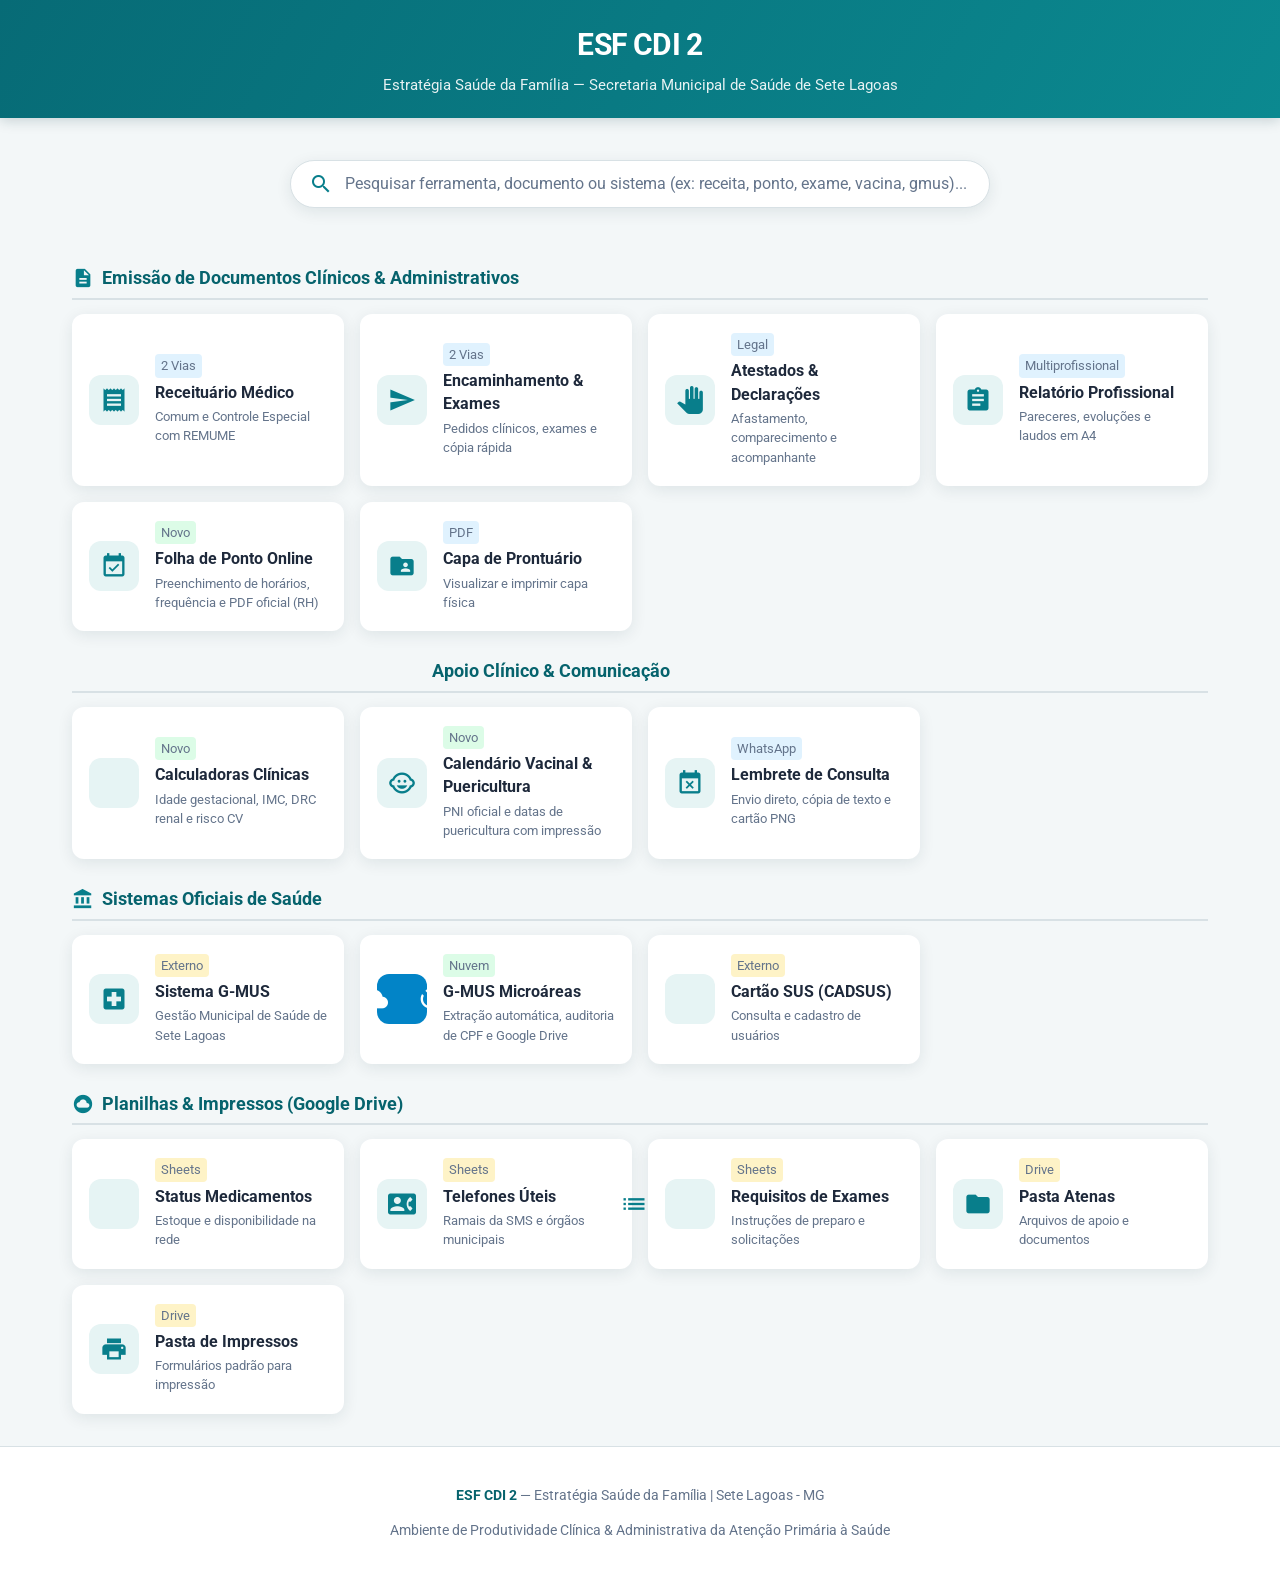
<file: index.html>
<!DOCTYPE html>
<html lang="pt-BR">
<head>
    <meta charset="UTF-8">
    <meta name="viewport" content="width=device-width, initial-scale=1.0">
    <title>ESF CDI 2 — Portal da Unidade</title>
    
    <link href="https://fonts.googleapis.com/css2?family=Roboto:wght@300;400;500;700&display=swap" rel="stylesheet">
    <link href="https://fonts.googleapis.com/icon?family=Material+Icons" rel="stylesheet">
    <link rel="stylesheet" href="assets/css/common.css">
    <link rel="stylesheet" href="assets/css/home.css">
</head>
<body>
    
    <header class="app-bar">
        <h1>ESF CDI 2</h1>
        <p>Estratégia Saúde da Família — Secretaria Municipal de Saúde de Sete Lagoas</p>
    </header>

    <main class="container">
        
        <!-- Barra de Busca Rápida -->
        <div class="search-container">
            <div class="quick-search">
                <span class="material-icons" aria-hidden="true">search</span>
                <input type="text" id="filtroCards" placeholder="Pesquisar ferramenta, documento ou sistema (ex: receita, ponto, exame, vacina, gmus)..." autocomplete="off">
            </div>
        </div>

        <!-- 1. DOCUMENTOS CLÍNICOS & ADMINISTRATIVOS -->
        <div class="section-title-cat" data-category="docs">
            <span class="material-icons">description</span>
            Emissão de Documentos Clínicos & Administrativos
        </div>
        <div class="cards-grid" data-category-grid="docs">
            <a href="Arquivos/receita.html" class="card-item">
                <div class="icon-wrapper"><span class="material-icons">receipt</span></div>
                <div class="text-info">
                    <span class="badge-tag">2 Vias</span>
                    <strong>Receituário Médico</strong>
                    <span>Comum e Controle Especial com REMUME</span>
                </div>
            </a>

            <a href="Arquivos/encaminhamento.html" class="card-item">
                <div class="icon-wrapper"><span class="material-icons">send</span></div>
                <div class="text-info">
                    <span class="badge-tag">2 Vias</span>
                    <strong>Encaminhamento & Exames</strong>
                    <span>Pedidos clínicos, exames e cópia rápida</span>
                </div>
            </a>

            <a href="Arquivos/gerador_atestados.html" class="card-item">
                <div class="icon-wrapper"><span class="material-icons">pan_tool</span></div>
                <div class="text-info">
                    <span class="badge-tag">Legal</span>
                    <strong>Atestados & Declarações</strong>
                    <span>Afastamento, comparecimento e acompanhante</span>
                </div>
            </a>

            <a href="Arquivos/relatorios_funcionarios.html" class="card-item">
                <div class="icon-wrapper"><span class="material-icons">assignment</span></div>
                <div class="text-info">
                    <span class="badge-tag">Multiprofissional</span>
                    <strong>Relatório Profissional</strong>
                    <span>Pareceres, evoluções e laudos em A4</span>
                </div>
            </a>

            <a href="Arquivos/folha_ponto.html" class="card-item">
                <div class="icon-wrapper"><span class="material-icons">event_available</span></div>
                <div class="text-info">
                    <span class="badge-tag novo">Novo</span>
                    <strong>Folha de Ponto Online</strong>
                    <span>Preenchimento de horários, frequência e PDF oficial (RH)</span>
                </div>
            </a>

            <a href="Arquivos/prontuario.html" class="card-item">
                <div class="icon-wrapper"><span class="material-icons">folder_shared</span></div>
                <div class="text-info">
                    <span class="badge-tag">PDF</span>
                    <strong>Capa de Prontuário</strong>
                    <span>Visualizar e imprimir capa física</span>
                </div>
            </a>
        </div>

        <!-- 2. FERRAMENTAS CLÍNICAS & APOIO -->
        <div class="section-title-cat" data-category="ferramentas">
            <span class="material-icons">medical_services</span>
            Apoio Clínico & Comunicação
        </div>
        <div class="cards-grid" data-category-grid="ferramentas">
            <a href="Arquivos/calculadoras.html" class="card-item">
                <div class="icon-wrapper"><span class="material-icons">calculate</span></div>
                <div class="text-info">
                    <span class="badge-tag novo">Novo</span>
                    <strong>Calculadoras Clínicas</strong>
                    <span>Idade gestacional, IMC, DRC renal e risco CV</span>
                </div>
            </a>

            <a href="Arquivos/calendario_vacinal.html" class="card-item">
                <div class="icon-wrapper"><span class="material-icons">child_care</span></div>
                <div class="text-info">
                    <span class="badge-tag novo">Novo</span>
                    <strong>Calendário Vacinal & Puericultura</strong>
                    <span>PNI oficial e datas de puericultura com impressão</span>
                </div>
            </a>

            <a href="Arquivos/whatsapp-marcacao.html" class="card-item">
                <div class="icon-wrapper"><span class="material-icons">event_busy</span></div>
                <div class="text-info">
                    <span class="badge-tag">WhatsApp</span>
                    <strong>Lembrete de Consulta</strong>
                    <span>Envio direto, cópia de texto e cartão PNG</span>
                </div>
            </a>
        </div>

        <!-- 3. SISTEMAS OFICIAIS -->
        <div class="section-title-cat" data-category="sistemas">
            <span class="material-icons">account_balance</span>
            Sistemas Oficiais de Saúde
        </div>
        <div class="cards-grid" data-category-grid="sistemas">
            <a href="https://saude-gmus.setelagoas.mg.gov.br/home" target="_blank" rel="noopener" class="card-item">
                <div class="icon-wrapper"><span class="material-icons">local_hospital</span></div>
                <div class="text-info">
                    <span class="badge-tag externo">Externo</span>
                    <strong>Sistema G-MUS</strong>
                    <span>Gestão Municipal de Saúde de Sete Lagoas</span>
                </div>
            </a>

            <a href="https://gmus-fork.onrender.com" target="_blank" rel="noopener" class="card-item" id="cardGmusExtrator">
                <div class="icon-wrapper" style="background-color: #0284c7; color: white;"><span class="material-icons">cloud_sync</span></div>
                <div class="text-info">
                    <span class="badge-tag novo">Nuvem</span>
                    <strong>G-MUS Microáreas</strong>
                    <span>Extração automática, auditoria de CPF e Google Drive</span>
                </div>
            </a>

            <a href="https://cadastro.saude.gov.br/novocartao/restrito/usuarioConsulta.jsp" target="_blank" rel="noopener" class="card-item">
                <div class="icon-wrapper"><span class="material-icons">badge</span></div>
                <div class="text-info">
                    <span class="badge-tag externo">Externo</span>
                    <strong>Cartão SUS (CADSUS)</strong>
                    <span>Consulta e cadastro de usuários</span>
                </div>
            </a>
        </div>

        <!-- 4. PLANILHAS & ARQUIVOS EM NUVEM -->
        <div class="section-title-cat" data-category="arquivos">
            <span class="material-icons">cloud_circle</span>
            Planilhas & Impressos (Google Drive)
        </div>
        <div class="cards-grid" data-category-grid="arquivos">
            <a href="https://docs.google.com/spreadsheets/d/1627GTQGCTu96TJhS93V2tLjXKqd3T-xOIrxEXeFOsmQ/edit?gid=80329976#gid=80329976" target="_blank" rel="noopener" class="card-item">
                <div class="icon-wrapper"><span class="material-icons">medication</span></div>
                <div class="text-info">
                    <span class="badge-tag externo">Sheets</span>
                    <strong>Status Medicamentos</strong>
                    <span>Estoque e disponibilidade na rede</span>
                </div>
            </a>

            <a href="https://docs.google.com/spreadsheets/d/1NS8P3g774y_CAAti-vIdLlaxzapa-eVDKqXVWMTHuME/edit?usp=sharing" target="_blank" rel="noopener" class="card-item">
                <div class="icon-wrapper"><span class="material-icons">contact_phone</span></div>
                <div class="text-info">
                    <span class="badge-tag externo">Sheets</span>
                    <strong>Telefones Úteis</strong>
                    <span>Ramais da SMS e órgãos municipais</span>
                </div>
            </a>

            <a href="https://docs.google.com/spreadsheets/d/1UBiALXCMhoxTtzD1DYX5c7ahg0uitquZPUmWjxNzQs4/edit?gid=0#gid=0" target="_blank" rel="noopener" class="card-item">
                <div class="icon-wrapper"><span class="material-icons">list_alt</span></div>
                <div class="text-info">
                    <span class="badge-tag externo">Sheets</span>
                    <strong>Requisitos de Exames</strong>
                    <span>Instruções de preparo e solicitações</span>
                </div>
            </a>

            <a href="https://drive.google.com/drive/folders/13hhVECNgQnF3P6jBNNRQsLaYz6vKpGHY?usp=sharing" target="_blank" rel="noopener" class="card-item">
                <div class="icon-wrapper"><span class="material-icons">folder</span></div>
                <div class="text-info">
                    <span class="badge-tag externo">Drive</span>
                    <strong>Pasta Atenas</strong>
                    <span>Arquivos de apoio e documentos</span>
                </div>
            </a>

            <a href="https://drive.google.com/drive/folders/1-A2qrW7AIFkBQQsI0XKB9FkKOB4Rw8Y4?usp=sharing" target="_blank" rel="noopener" class="card-item">
                <div class="icon-wrapper"><span class="material-icons">print</span></div>
                <div class="text-info">
                    <span class="badge-tag externo">Drive</span>
                    <strong>Pasta de Impressos</strong>
                    <span>Formulários padrão para impressão</span>
                </div>
            </a>
        </div>

        <div id="noResults" class="no-results">
            Nenhuma ferramenta ou documento encontrado para a busca digitada.
        </div>
        
    </main>

    <footer class="app-footer">
        <p><strong>ESF CDI 2</strong> — Estratégia Saúde da Família | Sete Lagoas - MG</p>
        <p>Ambiente de Produtividade Clínica & Administrativa da Atenção Primária à Saúde</p>
    </footer>

    <script>
        const inputFiltro = document.getElementById('filtroCards');
        const noResults = document.getElementById('noResults');
        const cards = document.querySelectorAll('.card-item');
        const categories = document.querySelectorAll('.section-title-cat');

        function normalizarTexto(txt) {
            return (txt || '').toLowerCase().normalize('NFD').replace(/[\u0300-\u036f]/g, '').trim();
        }

        inputFiltro.addEventListener('input', function() {
            const termo = normalizarTexto(this.value);
            let totalVisiveis = 0;

            cards.forEach(card => {
                const texto = normalizarTexto(card.textContent);
                const corresponde = texto.includes(termo);
                card.style.display = corresponde ? 'flex' : 'none';
                if (corresponde) totalVisiveis++;
            });

            categories.forEach(cat => {
                const catId = cat.dataset.category;
                const grid = document.querySelector(`[data-category-grid="${catId}"]`);
                if (grid) {
                    const visiveisNoGrupo = [...grid.querySelectorAll('.card-item')].some(c => c.style.display !== 'none');
                    cat.style.display = visiveisNoGrupo ? 'flex' : 'none';
                    grid.style.display = visiveisNoGrupo ? 'grid' : 'none';
                }
            });

            noResults.style.display = totalVisiveis === 0 ? 'block' : 'none';
        });
    </script>
</body>
</html>
</file>
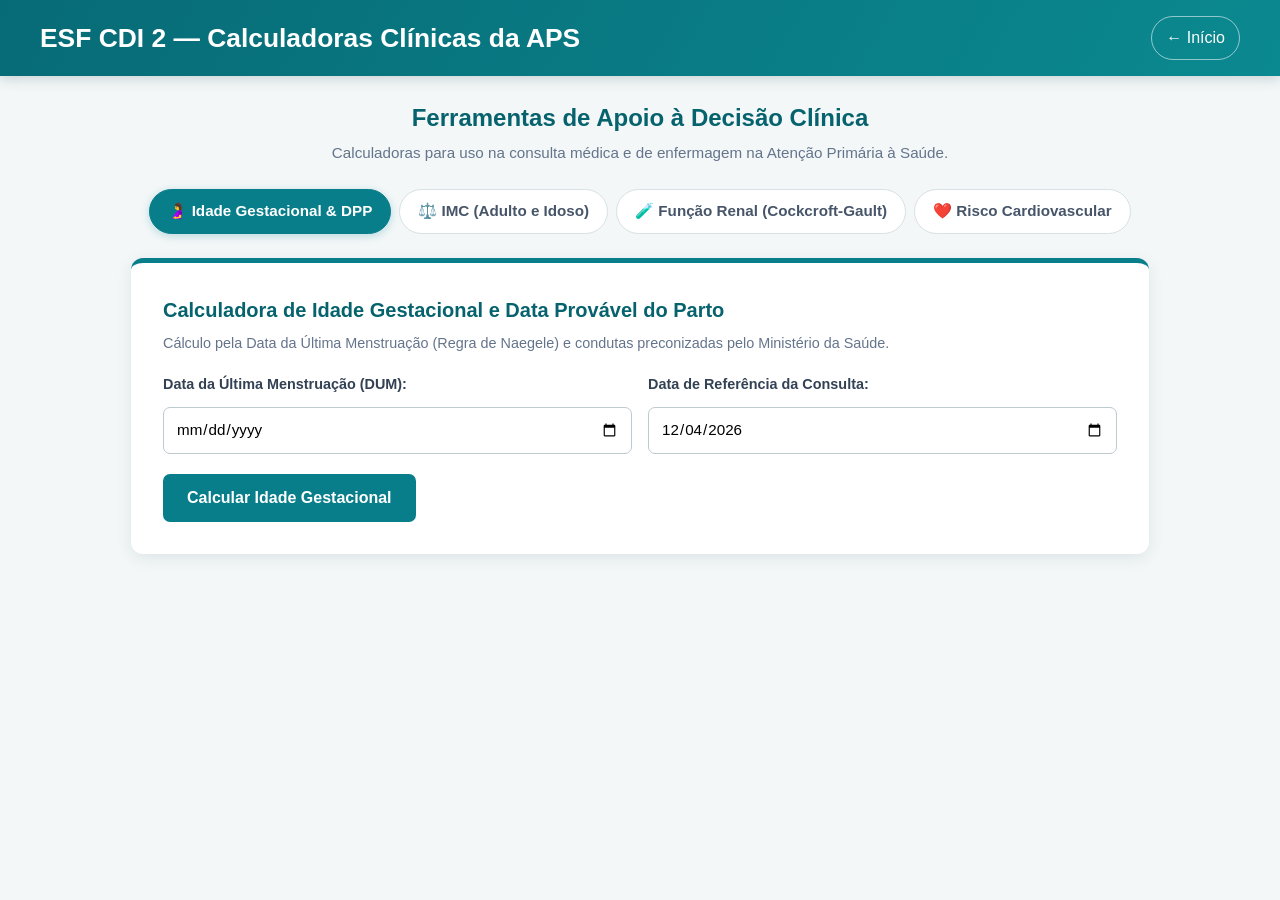
<file: Arquivos/calculadoras.html>
<!DOCTYPE html>
<html lang="pt-BR">
<head>
    <meta charset="UTF-8">
    <meta name="viewport" content="width=device-width, initial-scale=1.0">
    <title>Calculadoras Clínicas — ESF CDI 2</title>
    <link rel="stylesheet" href="../assets/css/common.css">
    <link rel="stylesheet" href="../assets/css/calculadoras.css">
    <script src="../assets/js/calculadoras.js" defer></script>
</head>
<body>

    <header class="app-header">
        <div class="app-header-inner">
            <h1>ESF CDI 2 — Calculadoras Clínicas da APS</h1>
            <a class="home-link" href="../index.html">← Início</a>
        </div>
    </header>

    <main class="calc-container">
        <div class="page-title">
            <h2>Ferramentas de Apoio à Decisão Clínica</h2>
            <p>Calculadoras para uso na consulta médica e de enfermagem na Atenção Primária à Saúde.</p>
        </div>

        <!-- Abas de Navegação -->
        <div class="tabs">
            <button type="button" class="tab-btn active" data-tab="tab-obstetrica">🤰 Idade Gestacional & DPP</button>
            <button type="button" class="tab-btn" data-tab="tab-imc">⚖️ IMC (Adulto e Idoso)</button>
            <button type="button" class="tab-btn" data-tab="tab-clearance">🧪 Função Renal (Cockcroft-Gault)</button>
            <button type="button" class="tab-btn" data-tab="tab-cv">❤️ Risco Cardiovascular</button>
        </div>

        <!-- 1. ABA OBSTÉTRICA -->
        <section id="tab-obstetrica" class="calc-card active">
            <h3>Calculadora de Idade Gestacional e Data Provável do Parto</h3>
            <p class="desc">Cálculo pela Data da Última Menstruação (Regra de Naegele) e condutas preconizadas pelo Ministério da Saúde.</p>
            
            <div class="form-grid">
                <div class="form-group">
                    <label for="dumInput">Data da Última Menstruação (DUM):</label>
                    <input type="date" id="dumInput" required>
                </div>
                <div class="form-group">
                    <label for="dataRefObstetrica">Data de Referência da Consulta:</label>
                    <input type="date" id="dataRefObstetrica">
                </div>
            </div>
            
            <button type="button" class="btn-calc" id="btnCalcObstetrica">Calcular Idade Gestacional</button>

            <div id="resObstetrica" class="result-box">
                <h4>Resultado Obstétrico</h4>
                <div class="result-grid">
                    <div class="result-item">
                        <span class="label">Idade Gestacional Atual</span>
                        <span class="value" id="igResultado">-</span>
                    </div>
                    <div class="result-item">
                        <span class="label">Data Provável do Parto (DPP)</span>
                        <span class="value" id="dppResultado">-</span>
                    </div>
                    <div class="result-item">
                        <span class="label">Trimestre Gestacional</span>
                        <span class="value" id="trimestreResultado">-</span>
                    </div>
                    <div class="result-item">
                        <span class="label">Dias Corridos</span>
                        <span class="value" id="diasResultado">-</span>
                    </div>
                </div>
                <div id="interpObstetrica" class="result-interpretation"></div>
            </div>
        </section>

        <!-- 2. ABA IMC -->
        <section id="tab-imc" class="calc-card">
            <h3>Cálculo de Índice de Massa Corporal (IMC)</h3>
            <p class="desc">Classificação diferenciada pela OMS para adultos e critérios de Lipschitz para idosos (≥ 60 anos).</p>
            
            <div class="form-grid">
                <div class="form-group">
                    <label for="pesoInput">Peso do Paciente (kg):</label>
                    <input type="number" id="pesoInput" step="0.1" placeholder="Ex: 72.5">
                </div>
                <div class="form-group">
                    <label for="alturaInput">Altura (cm ou metros):</label>
                    <input type="number" id="alturaInput" step="0.01" placeholder="Ex: 170 ou 1.70">
                </div>
                <div class="form-group">
                    <label for="idadeInput">Idade (anos):</label>
                    <input type="number" id="idadeInput" placeholder="Ex: 45">
                </div>
                <div class="form-group" style="justify-content: flex-end; padding-bottom: 8px;">
                    <label style="display: flex; align-items: center; gap: 8px; cursor: pointer;">
                        <input type="checkbox" id="chkIdoso" style="width: 20px; height: 20px; accent-color: var(--brand);">
                        Paciente Idoso (≥ 60 anos)
                    </label>
                </div>
            </div>

            <button type="button" class="btn-calc" id="btnCalcIMC">Calcular IMC</button>

            <div id="resIMC" class="result-box">
                <h4>Resultado Antropométrico</h4>
                <div class="result-grid">
                    <div class="result-item">
                        <span class="label">IMC Calculado</span>
                        <span class="value" id="imcResultado">-</span>
                    </div>
                    <div class="result-item">
                        <span class="label">Classificação Nutricional</span>
                        <span class="value" id="classifResultado">-</span>
                    </div>
                    <div class="result-item">
                        <span class="label">Faixa de Peso Recomendada</span>
                        <span class="value" id="pesoIdealResultado">-</span>
                    </div>
                </div>
                <div id="interpIMC" class="result-interpretation"></div>
            </div>
        </section>

        <!-- 3. ABA FUNÇÃO RENAL -->
        <section id="tab-clearance" class="calc-card">
            <h3>Taxa de Filtração Glomerular / Clearance de Creatinina</h3>
            <p class="desc">Estimativa do Clearance de Creatinina pela equação de Cockcroft-Gault para ajuste posológico e estadiamento da DRC.</p>
            
            <div class="form-grid">
                <div class="form-group">
                    <label for="crIdade">Idade (anos):</label>
                    <input type="number" id="crIdade" placeholder="Ex: 62">
                </div>
                <div class="form-group">
                    <label for="crPeso">Peso Atual (kg):</label>
                    <input type="number" id="crPeso" step="0.1" placeholder="Ex: 68">
                </div>
                <div class="form-group">
                    <label for="crSérica">Creatinina Sérica (mg/dL):</label>
                    <input type="number" id="crSérica" step="0.01" placeholder="Ex: 1.2">
                </div>
                <div class="form-group">
                    <label for="crSexo">Sexo Biológico:</label>
                    <select id="crSexo">
                        <option value="M">Masculino</option>
                        <option value="F">Feminino (fator 0.85)</option>
                    </select>
                </div>
            </div>

            <button type="button" class="btn-calc" id="btnCalcClearance">Calcular Clearance</button>

            <div id="resClearance" class="result-box">
                <h4>Avaliação da Função Renal</h4>
                <div class="result-grid">
                    <div class="result-item">
                        <span class="label">Clearance Estimado</span>
                        <span class="value" id="clcrResultado">-</span>
                    </div>
                    <div class="result-item">
                        <span class="label">Estágio da DRC</span>
                        <span class="value" id="estagioResultado">-</span>
                    </div>
                </div>
                <div id="interpClearance" class="result-interpretation"></div>
            </div>
        </section>

        <!-- 4. ABA RISCO CARDIOVASCULAR -->
        <section id="tab-cv" class="calc-card">
            <h3>Escore de Risco Cardiovascular Global (Atenção Básica)</h3>
            <p class="desc">Estratificação simplificada para definição de metas pressóricas, lipídicas e intervenção com estatinas.</p>
            
            <div class="form-grid">
                <div class="form-group">
                    <label for="cvIdade">Idade do Paciente:</label>
                    <input type="number" id="cvIdade" placeholder="Ex: 55">
                </div>
                <div class="form-group">
                    <label for="cvPas">Pressão Arterial Sistólica (PAS em mmHg):</label>
                    <input type="number" id="cvPas" placeholder="Ex: 140">
                </div>
                <div class="form-group">
                    <label for="cvFuma">Tabagismo Atual:</label>
                    <select id="cvFuma">
                        <option value="nao">Não fumante</option>
                        <option value="sim">Fumante ativo</option>
                    </select>
                </div>
                <div class="form-group">
                    <label for="cvDm">Diagnóstico de Diabetes Mellitus:</label>
                    <select id="cvDm">
                        <option value="nao">Não</option>
                        <option value="sim">Sim</option>
                    </select>
                </div>
                <div class="form-group">
                    <label for="cvColesterol">Dislipidemia / Colesterol Elevado:</label>
                    <select id="cvColesterol">
                        <option value="nao">Não / Controlado</option>
                        <option value="sim">Sim (LDL alto / CT > 200)</option>
                    </select>
                </div>
            </div>

            <button type="button" class="btn-calc" id="btnCalcCV">Estratificar Risco</button>

            <div id="resCV" class="result-box">
                <h4>Classificação de Risco</h4>
                <div class="result-grid">
                    <div class="result-item" style="grid-column: 1 / -1;">
                        <span class="label">Classificação</span>
                        <span class="value" id="cvRiscoResultado">-</span>
                    </div>
                </div>
                <div id="interpCV" class="result-interpretation"></div>
            </div>
        </section>
    </main>

</body>
</html>
</file>
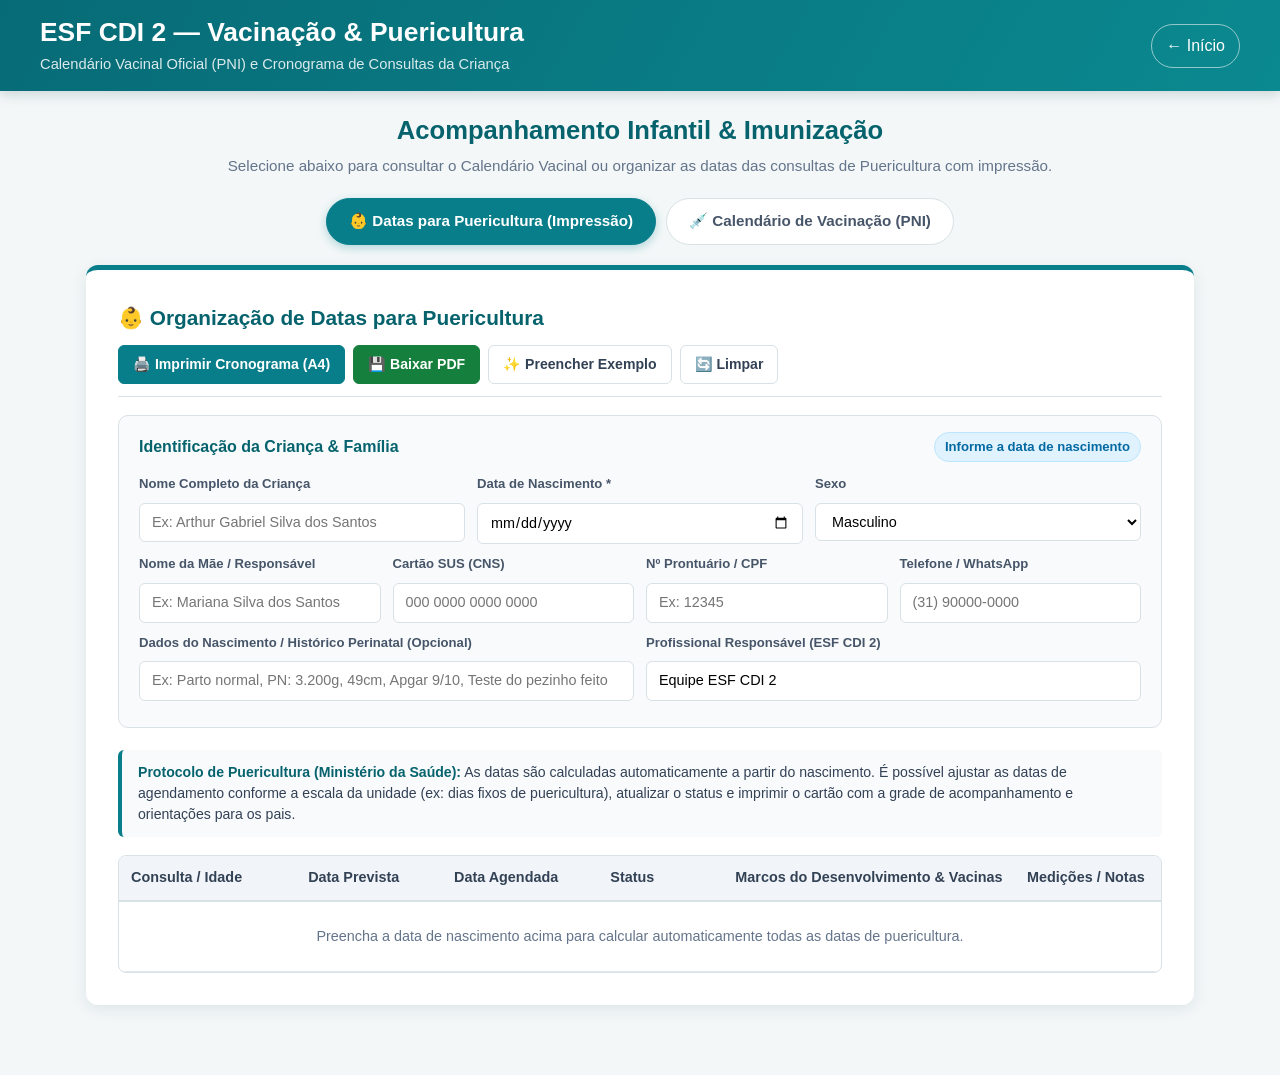
<file: Arquivos/calendario_vacinal.html>
<!DOCTYPE html>
<html lang="pt-BR">
<head>
    <meta charset="UTF-8">
    <meta name="viewport" content="width=device-width, initial-scale=1.0">
    <title>Vacinação & Puericultura — ESF CDI 2</title>
    <link rel="stylesheet" href="../assets/css/common.css">
    <link rel="stylesheet" href="../assets/css/calendario_vacinal.css">
    <script src="../assets/js/vendor/html2canvas.min.js"></script>
    <script src="../assets/js/vendor/jspdf.umd.min.js"></script>
    <script src="../assets/js/exportar-pdf.js"></script>
    <script src="../assets/js/calendario_vacinal.js" defer></script>
</head>
<body>

    <header class="app-header">
        <div class="app-header-inner">
            <div>
                <h1>ESF CDI 2 — Vacinação & Puericultura</h1>
                <p>Calendário Vacinal Oficial (PNI) e Cronograma de Consultas da Criança</p>
            </div>
            <a class="home-link" href="../index.html">← Início</a>
        </div>
    </header>

    <main class="guide-container">
        <div class="page-header">
            <h2>Acompanhamento Infantil & Imunização</h2>
            <p>Selecione abaixo para consultar o Calendário Vacinal ou organizar as datas das consultas de Puericultura com impressão.</p>
        </div>

        <div class="tabs">
            <button type="button" class="tab-btn active" data-tab="tab-puericultura">👶 Datas para Puericultura (Impressão)</button>
            <button type="button" class="tab-btn" data-tab="tab-vacinas">💉 Calendário de Vacinação (PNI)</button>
        </div>

        <!-- ========================================================
             1. ORGANIZAÇÃO DE DATAS PARA PUERICULTURA
             ======================================================== -->
        <section id="tab-puericultura" class="guide-section active">
            <div class="section-head">
                <h3>👶 Organização de Datas para Puericultura</h3>
                <div class="section-actions">
                    <button type="button" class="btn-action btn-primary" id="btn-imprimir-pueri">🖨️ Imprimir Cronograma (A4)</button>
                    <button type="button" class="btn-action btn-success" id="btn-pdf-pueri">💾 Baixar PDF</button>
                    <button type="button" class="btn-action" id="btn-exemplo-pueri">✨ Preencher Exemplo</button>
                    <button type="button" class="btn-action" id="btn-limpar-pueri">🔄 Limpar</button>
                </div>
            </div>

            <!-- Formulário do Paciente / Criança -->
            <div class="patient-form-card">
                <div class="patient-form-title">
                    <span>Identificação da Criança & Família</span>
                    <span class="age-badge" id="badge-idade-atual">Informe a data de nascimento</span>
                </div>

                <div class="form-row">
                    <div class="form-group" style="flex: 2 1 240px;">
                        <label for="pueri-nome">Nome Completo da Criança</label>
                        <input type="text" id="pueri-nome" placeholder="Ex: Arthur Gabriel Silva dos Santos">
                    </div>
                    <div class="form-group" style="flex: 1 1 160px;">
                        <label for="pueri-nasc">Data de Nascimento *</label>
                        <input type="date" id="pueri-nasc" required>
                    </div>
                    <div class="form-group" style="flex: 1 1 120px;">
                        <label for="pueri-sexo">Sexo</label>
                        <select id="pueri-sexo">
                            <option value="Masculino">Masculino</option>
                            <option value="Feminino">Feminino</option>
                        </select>
                    </div>
                </div>

                <div class="form-row">
                    <div class="form-group" style="flex: 2 1 240px;">
                        <label for="pueri-mae">Nome da Mãe / Responsável</label>
                        <input type="text" id="pueri-mae" placeholder="Ex: Mariana Silva dos Santos">
                    </div>
                    <div class="form-group" style="flex: 1 1 160px;">
                        <label for="pueri-cns">Cartão SUS (CNS)</label>
                        <input type="text" id="pueri-cns" placeholder="000 0000 0000 0000">
                    </div>
                    <div class="form-group" style="flex: 1 1 140px;">
                        <label for="pueri-prontuario">Nº Prontuário / CPF</label>
                        <input type="text" id="pueri-prontuario" placeholder="Ex: 12345">
                    </div>
                    <div class="form-group" style="flex: 1 1 150px;">
                        <label for="pueri-tel">Telefone / WhatsApp</label>
                        <input type="text" id="pueri-tel" placeholder="(31) 90000-0000">
                    </div>
                </div>

                <div class="form-row">
                    <div class="form-group" style="flex: 2 1 300px;">
                        <label for="pueri-obs">Dados do Nascimento / Histórico Perinatal (Opcional)</label>
                        <input type="text" id="pueri-obs" placeholder="Ex: Parto normal, PN: 3.200g, 49cm, Apgar 9/10, Teste do pezinho feito">
                    </div>
                    <div class="form-group" style="flex: 1 1 200px;">
                        <label for="pueri-prof">Profissional Responsável (ESF CDI 2)</label>
                        <input type="text" id="pueri-prof" value="Equipe ESF CDI 2">
                    </div>
                </div>
            </div>

            <div class="info-card">
                <strong>Protocolo de Puericultura (Ministério da Saúde):</strong> As datas são calculadas automaticamente a partir do nascimento. É possível ajustar as datas de agendamento conforme a escala da unidade (ex: dias fixos de puericultura), atualizar o status e imprimir o cartão com a grade de acompanhamento e orientações para os pais.
            </div>

            <!-- Tabela Interativa de Puericultura -->
            <div class="table-responsive">
                <table id="tabelaPuericultura">
                    <thead>
                        <tr>
                            <th style="width: 17%;">Consulta / Idade</th>
                            <th style="width: 14%;">Data Prevista</th>
                            <th style="width: 15%;">Data Agendada</th>
                            <th style="width: 12%;">Status</th>
                            <th style="width: 28%;">Marcos do Desenvolvimento & Vacinas</th>
                            <th style="width: 14%;">Medições / Notas</th>
                        </tr>
                    </thead>
                    <tbody id="corpo-tabela-puericultura">
                        <tr>
                            <td colspan="6" style="text-align: center; padding: 24px; color: var(--muted);">
                                Preencha a data de nascimento acima para calcular automaticamente todas as datas de puericultura.
                            </td>
                        </tr>
                    </tbody>
                </table>
            </div>
        </section>

        <!-- ========================================================
             2. CALENDÁRIO VACINAL OFICIAL (PNI)
             ======================================================== -->
        <section id="tab-vacinas" class="guide-section">
            <div class="section-head">
                <h3>💉 Calendário Nacional de Vacinação (PNI)</h3>
                <div class="section-actions">
                    <button type="button" class="btn-action btn-primary" id="btn-imprimir-vacinas">🖨️ Imprimir Calendário Vacinal</button>
                </div>
            </div>

            <div class="search-toolbar">
                <div class="search-box">
                    <input type="text" id="filtroVacina" placeholder="Buscar por vacina, idade, reforço ou doença (ex: BCG, 2 meses, Meningo, Febre Amarela, Gestante)...">
                </div>
                <div class="filter-chips">
                    <button type="button" class="chip active" data-filter="todos">Todas as Fases</button>
                    <button type="button" class="chip" data-filter="crianca">👶 Criança (0 a 4 anos)</button>
                    <button type="button" class="chip" data-filter="adolescente">🧑 Adolescente (9 a 14 anos)</button>
                    <button type="button" class="chip" data-filter="gestante">🤰 Gestantes</button>
                    <button type="button" class="chip" data-filter="adulto">👵 Adultos & Idosos</button>
                </div>
            </div>

            <div class="table-responsive">
                <table id="tabelaVacinas">
                    <thead>
                        <tr>
                            <th style="width: 16%;">Idade / Fase</th>
                            <th style="width: 28%;">Vacina</th>
                            <th style="width: 16%;">Dose</th>
                            <th style="width: 40%;">Doenças Evitadas / Observações</th>
                        </tr>
                    </thead>
                    <tbody>
                        <!-- Criança -->
                        <tr data-grupo="crianca">
                            <td><strong>Ao nascer</strong></td>
                            <td>BCG</td>
                            <td>Dose única</td>
                            <td>Formas graves de tuberculose (miliar e meníngea)</td>
                        </tr>
                        <tr data-grupo="crianca">
                            <td><strong>Ao nascer</strong></td>
                            <td>Hepatite B</td>
                            <td>Dose ao nascer</td>
                            <td>Hepatite B (ideal aplicar nas primeiras 24 horas de vida)</td>
                        </tr>
                        <tr data-grupo="crianca">
                            <td><strong>2 meses</strong></td>
                            <td>Pentavalente + VIP + Pneumo 10 + Rotavírus</td>
                            <td>1ª Dose</td>
                            <td>Difteria, Tétano, Coqueluche, Hib, Hep B (Penta); Poliomielite (VIP); Pneumonias/Meningites (Pneumo 10); Diarreia por Rotavírus</td>
                        </tr>
                        <tr data-grupo="crianca">
                            <td><strong>3 meses</strong></td>
                            <td>Meningocócica C (Conjugada)</td>
                            <td>1ª Dose</td>
                            <td>Doença meningocócica sorogrupo C (meningite e meningococcemia)</td>
                        </tr>
                        <tr data-grupo="crianca">
                            <td><strong>4 meses</strong></td>
                            <td>Pentavalente + VIP + Pneumo 10 + Rotavírus</td>
                            <td>2ª Dose</td>
                            <td>Segunda dose do esquema básico primário</td>
                        </tr>
                        <tr data-grupo="crianca">
                            <td><strong>5 meses</strong></td>
                            <td>Meningocócica C (Conjugada)</td>
                            <td>2ª Dose</td>
                            <td>Segunda dose do esquema básico</td>
                        </tr>
                        <tr data-grupo="crianca">
                            <td><strong>6 meses</strong></td>
                            <td>Pentavalente + VIP</td>
                            <td>3ª Dose</td>
                            <td>Conclusão do esquema primário de Penta e Poliomielite (VIP)</td>
                        </tr>
                        <tr data-grupo="crianca">
                            <td><strong>9 meses</strong></td>
                            <td>Febre Amarela</td>
                            <td>Dose inicial</td>
                            <td>Febre Amarela (reforço programado aos 4 anos)</td>
                        </tr>
                        <tr data-grupo="crianca">
                            <td><strong>12 meses (1 ano)</strong></td>
                            <td>Tríplice Viral + Pneumo 10 + Meningo C</td>
                            <td>1ª Dose / Reforços</td>
                            <td>Sarampo, Caxumba e Rubéola (Tríplice Viral); 1º Reforço de Pneumo 10 e Meningo C</td>
                        </tr>
                        <tr data-grupo="crianca">
                            <td><strong>15 meses</strong></td>
                            <td>DTP + VOP/VIP + Hepatite A + Tetra Viral</td>
                            <td>1º Reforço / Única</td>
                            <td>1º reforço DTP e Polio; Dose única de Hepatite A; Tetra Viral (ou Tríplice + Varicela)</td>
                        </tr>
                        <tr data-grupo="crianca">
                            <td><strong>4 anos</strong></td>
                            <td>DTP + VOP/VIP + Febre Amarela + Varicela</td>
                            <td>2º Reforço</td>
                            <td>2º reforço de DTP e Polio; Reforço Febre Amarela; 2ª dose Varicela atenuada</td>
                        </tr>

                        <!-- Adolescente -->
                        <tr data-grupo="adolescente">
                            <td><strong>9 a 14 anos</strong></td>
                            <td>HPV Quadrivalente</td>
                            <td>Dose única</td>
                            <td>Câncer de colo do útero, vulva, pênis, ânus e verrugas genitais (Meninos e meninas)</td>
                        </tr>
                        <tr data-grupo="adolescente">
                            <td><strong>11 a 14 anos</strong></td>
                            <td>Meningocócica ACWY</td>
                            <td>Dose única / Reforço</td>
                            <td>Meningites e infecções generalizadas graves causadas pelos sorogrupos A, C, W e Y</td>
                        </tr>

                        <!-- Gestante -->
                        <tr data-grupo="gestante">
                            <td><strong>Gestantes</strong></td>
                            <td>dTpa (Acelular)</td>
                            <td>1 dose a cada gestação</td>
                            <td>A partir da 20ª semana gestacional (proteção passiva do recém-nascido contra coqueluche)</td>
                        </tr>
                        <tr data-grupo="gestante">
                            <td><strong>Gestantes</strong></td>
                            <td>Hepatite B + dT + Influenza</td>
                            <td>Conforme histórico</td>
                            <td>Completar esquema de dT (3 doses se não vacinada) e vacinação anual contra Influenza</td>
                        </tr>

                        <!-- Adultos e Idosos -->
                        <tr data-grupo="adulto">
                            <td><strong>Adultos (20 a 59 anos)</strong></td>
                            <td>dT (Dupla Adulto)</td>
                            <td>Reforço a cada 10 anos</td>
                            <td>Difteria e Tétano (reforço a cada 5 anos em caso de ferimentos graves ou gestação)</td>
                        </tr>
                        <tr data-grupo="adulto">
                            <td><strong>Adultos (20 a 59 anos)</strong></td>
                            <td>Febre Amarela + Hepatite B + Tríplice Viral</td>
                            <td>Conforme histórico</td>
                            <td>Atualização de doses em atraso conforme carteira de vacinação</td>
                        </tr>
                        <tr data-grupo="adulto">
                            <td><strong>Idosos (60+ anos)</strong></td>
                            <td>Influenza + Pneumo 23</td>
                            <td>Anual / Específica</td>
                            <td>Gripe anual em campanha; Pneumocócica 23-valente para institucionalizados e acamados</td>
                        </tr>
                    </tbody>
                </table>
            </div>
        </section>
    </main>

    <!-- ========================================================
         ÁREA DE IMPRESSÃO A4: CRONOGRAMA DE PUERICULTURA
         ======================================================== -->
    <div id="area-impressao-puericultura" class="print-sheet active-print">
        <div class="print-header">
            <img src="../assets/logo.png" alt="Prefeitura de Sete Lagoas">
            <div class="print-header-text">
                <h1>Prefeitura Municipal de Sete Lagoas — Secretaria de Saúde</h1>
                <p>Estratégia Saúde da Família (ESF) CDI 2 — Atenção Primária à Saúde</p>
            </div>
        </div>

        <div class="print-doc-title">
            <h2>Cronograma & Cartão de Agendamento de Puericultura</h2>
            <span>Acompanhamento do Crescimento e Desenvolvimento Infantil (Ministério da Saúde / SBP)</span>
        </div>

        <div class="print-patient-box">
            <div class="print-patient-grid">
                <div><strong>Criança:</strong> <span id="print-pueri-nome">Arthur Gabriel Silva dos Santos</span></div>
                <div><strong>Nascimento:</strong> <span id="print-pueri-nasc">15/05/2026</span></div>
                <div><strong>Idade Atual:</strong> <span id="print-pueri-idade">2 meses e 10 dias</span></div>
                <div><strong>Mãe/Resp.:</strong> <span id="print-pueri-mae">Mariana Silva dos Santos</span></div>
                <div><strong>Cartão SUS:</strong> <span id="print-pueri-cns">—</span></div>
                <div><strong>Prontuário:</strong> <span id="print-pueri-prontuario">—</span></div>
                <div><strong>Telefone:</strong> <span id="print-pueri-tel">—</span></div>
                <div><strong>Sexo:</strong> <span id="print-pueri-sexo">Masculino</span></div>
                <div><strong>Unidade:</strong> <span>ESF CDI 2</span></div>
            </div>
        </div>

        <div id="print-pueri-obs-box" class="print-notes-box" style="display: none;">
            <strong>Histórico Perinatal / Observações:</strong> <span id="print-pueri-obs"></span>
        </div>

        <table class="print-table">
            <thead>
                <tr>
                    <th style="width: 17%;">Consulta / Idade</th>
                    <th style="width: 15%; text-align: center;">Data Prevista / Agendada</th>
                    <th style="width: 38%;">Ações Clínicas & Vacinas do Período</th>
                    <th style="width: 16%;">Medições</th>
                    <th style="width: 14%; text-align: center;">Data Realizada / Visto</th>
                </tr>
            </thead>
            <tbody id="print-tabela-puericultura-corpo">
                <!-- Inserido dinamicamente via javascript -->
            </tbody>
        </table>

        <div class="print-notes-box">
            <strong>Orientações aos Pais & Cuidados Essenciais (ESF CDI 2):</strong><br>
            • <strong>Aleitamento Materno:</strong> Exclusivo até os 6 meses (sem água, chás ou outros alimentos). A partir dos 6 meses, iniciar introdução de alimentos saudáveis in natura e manter o leite materno até 2 anos ou mais.<br>
            • <strong>Vacinas:</strong> Traga a Caderneta de Vacinação em todas as consultas da UBS. Mantenha as vacinas em dia mesmo que a criança esteja assintomática.<br>
            • <strong>Suplementação:</strong> Administrar Vitamina D (400 UI/dia) do 1º ao 12º mês; Sulfato Ferroso profilático a partir dos 6 meses conforme prescrição.<br>
            • <strong>Telas Digitais:</strong> ZERO telas (celular, TV, tablet) recomendadas até os 2 anos de vida para proteger a visão e o desenvolvimento da fala.<br>
            • <strong>Sinais de Alerta:</strong> Febre (>37,8°C), dificuldade de respirar/gemência, recusa total das mamadas ou prostração — procurar imediatamente atendimento médico na UBS ou UPA.
        </div>

        <div class="print-footer-signatures">
            <div class="sign-box">
                <div class="sign-line"></div>
                <div>Assinatura do Responsável</div>
            </div>
            <div class="sign-box">
                <div class="sign-line"></div>
                <div id="print-pueri-prof-assinatura">Equipe de Saúde — ESF CDI 2</div>
                <div style="font-size: 7pt; color: #555;">Sete Lagoas - MG</div>
            </div>
        </div>
    </div>

    <!-- ========================================================
         ÁREA DE IMPRESSÃO A4: CALENDÁRIO VACINAL (PNI)
         ======================================================== -->
    <div id="area-impressao-vacinas" class="print-sheet print-vacinas">
        <div class="print-header">
            <img src="../assets/logo.png" alt="Prefeitura de Sete Lagoas">
            <div class="print-header-text">
                <h1>Prefeitura Municipal de Sete Lagoas — Secretaria de Saúde</h1>
                <p>Estratégia Saúde da Família (ESF) CDI 2 — Calendário Nacional de Vacinação (PNI)</p>
            </div>
        </div>

        <div class="print-doc-title">
            <h2>Calendário Oficial de Vacinação — PNI / Ministério da Saúde</h2>
            <span>Referência para Imunização da Criança, Adolescente, Adulto, Gestante e Idoso</span>
        </div>

        <table class="print-table">
            <thead>
                <tr>
                    <th style="width: 15%;">Idade / Fase</th>
                    <th style="width: 28%;">Vacina</th>
                    <th style="width: 15%;">Dose</th>
                    <th style="width: 42%;">Doenças Evitadas / Observações</th>
                </tr>
            </thead>
            <tbody>
                <tr><td><strong>Ao nascer</strong></td><td>BCG</td><td>Dose única</td><td>Formas graves de tuberculose (miliar e meníngea)</td></tr>
                <tr><td><strong>Ao nascer</strong></td><td>Hepatite B</td><td>Dose ao nascer</td><td>Hepatite B (ideal nas primeiras 24 horas de vida)</td></tr>
                <tr><td><strong>2 meses</strong></td><td>Pentavalente + VIP + Pneumo 10 + Rotavírus</td><td>1ª Dose</td><td>Difteria, Tétano, Coqueluche, Hib, Hep B; Poliomielite; Pneumonias e Meningites; Diarreia Rotavírus</td></tr>
                <tr><td><strong>3 meses</strong></td><td>Meningocócica C (Conjugada)</td><td>1ª Dose</td><td>Doença meningocócica sorogrupo C</td></tr>
                <tr><td><strong>4 meses</strong></td><td>Pentavalente + VIP + Pneumo 10 + Rotavírus</td><td>2ª Dose</td><td>2ª dose do esquema básico primário</td></tr>
                <tr><td><strong>5 meses</strong></td><td>Meningocócica C (Conjugada)</td><td>2ª Dose</td><td>2ª dose do esquema básico</td></tr>
                <tr><td><strong>6 meses</strong></td><td>Pentavalente + VIP</td><td>3ª Dose</td><td>Conclusão do esquema primário de Penta e Poliomielite</td></tr>
                <tr><td><strong>9 meses</strong></td><td>Febre Amarela</td><td>Dose inicial</td><td>Febre Amarela (reforço aos 4 anos)</td></tr>
                <tr><td><strong>12 meses (1 ano)</strong></td><td>Tríplice Viral + Pneumo 10 + Meningo C</td><td>1ª Dose / Reforços</td><td>Sarampo, Caxumba, Rubéola; Reforço de Pneumo 10 e Meningo C</td></tr>
                <tr><td><strong>15 meses</strong></td><td>DTP + VOP/VIP + Hepatite A + Tetra Viral</td><td>1º Reforço / Única</td><td>1º reforço DTP e Polio; Hepatite A (dose única); Tetra Viral (ou Tríplice + Varicela)</td></tr>
                <tr><td><strong>4 anos</strong></td><td>DTP + VOP/VIP + Febre Amarela + Varicela</td><td>2º Reforço</td><td>2º reforço DTP e Polio; Reforço Febre Amarela; 2ª dose Varicela</td></tr>
                <tr><td><strong>9 a 14 anos</strong></td><td>HPV Quadrivalente</td><td>Dose única</td><td>Câncer de colo do útero, vulva, pênis, ânus e verrugas genitais (Meninos e Meninas)</td></tr>
                <tr><td><strong>11 a 14 anos</strong></td><td>Meningocócica ACWY</td><td>Dose única / Reforço</td><td>Meningites e infecções generalizadas graves pelos sorogrupos A, C, W e Y</td></tr>
                <tr><td><strong>Gestantes</strong></td><td>dTpa (Acelular)</td><td>1 dose a cada gestação</td><td>A partir da 20ª semana gestacional (protege o recém-nascido da coqueluche)</td></tr>
                <tr><td><strong>Gestantes</strong></td><td>Hepatite B + dT + Influenza</td><td>Conforme histórico</td><td>Completar esquema de 3 doses de dT e dose anual da gripe</td></tr>
                <tr><td><strong>Adultos</strong></td><td>dT (Dupla Adulto)</td><td>Reforço a cada 10 anos</td><td>Difteria e Tétano (a cada 5 anos em caso de ferimento grave ou gravidez)</td></tr>
                <tr><td><strong>Idosos (60+ anos)</strong></td><td>Influenza + Pneumo 23</td><td>Anual / Específica</td><td>Vacinação anual de gripe e Pneumo 23 para acamados/institucionalizados</td></tr>
            </tbody>
        </table>

        <div style="font-size: 7.5pt; color: #475569; text-align: center; margin-top: 12px; border-top: 1px solid #cbd5e1; padding-top: 6px;">
            ESF CDI 2 — Rua Expedicionário Alberto Martins, Bairro CDI II, Sete Lagoas - MG | Telefone da Unidade: (31) 3773-0000
        </div>
    </div>

</body>
</html>
</file>
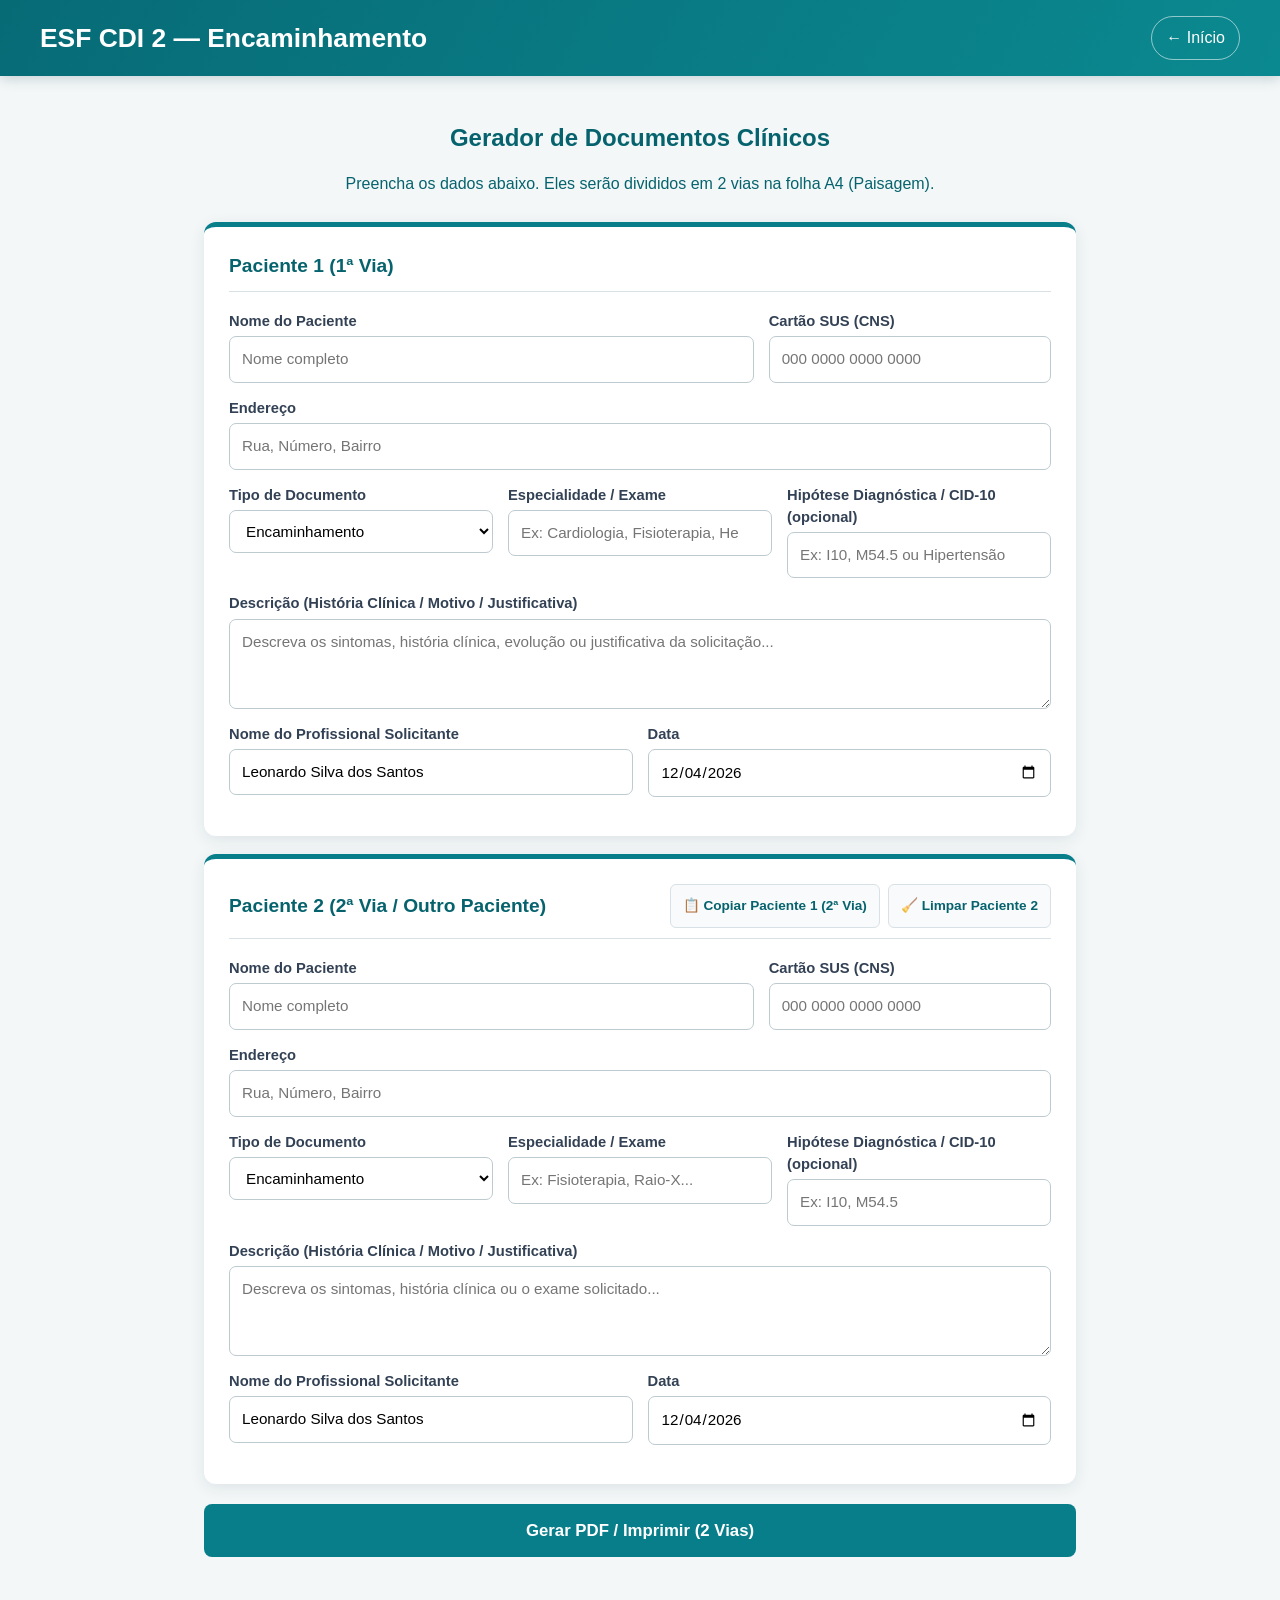
<file: Arquivos/encaminhamento.html>
<!DOCTYPE html>
<html lang="pt-BR">
<head>
    <meta charset="UTF-8">
    <meta name="viewport" content="width=device-width, initial-scale=1.0">
    <title>Gerador de Encaminhamentos - ESF CDI 2</title>
    <link rel="stylesheet" href="../assets/css/common.css">
    <link rel="stylesheet" href="../assets/css/encaminhamento.css">
    <script src="../assets/js/vendor/html2canvas.min.js"></script>
    <script src="../assets/js/vendor/jspdf.umd.min.js"></script>
    <script src="../assets/js/exportar-pdf.js"></script>
    <script src="../assets/js/encaminhamento.js" defer></script>
</head>
<body>

    <header class="app-header">
        <div class="app-header-inner">
            <div><h1>ESF CDI 2 — Encaminhamento</h1></div>
            <a class="home-link" href="../index.html">← Início</a>
        </div>
    </header>

    <div class="screen-container">
        <div class="header-app">
            <h2>Gerador de Documentos Clínicos</h2>
            <p>Preencha os dados abaixo. Eles serão divididos em 2 vias na folha A4 (Paisagem).</p>
        </div>

        <div class="forms-wrapper">
            <!-- PACIENTE 1 -->
            <div class="form-card">
                <div class="card-header-flex">
                    <h2>Paciente 1 (1ª Via)</h2>
                </div>
                
                <div class="row">
                    <div class="input-group" style="flex: 2 1 280px;">
                        <label for="p1-nome">Nome do Paciente</label>
                        <input type="text" id="p1-nome" placeholder="Nome completo" required>
                    </div>
                    <div class="input-group" style="flex: 1 1 160px;">
                        <label for="p1-cns">Cartão SUS (CNS)</label>
                        <input type="text" id="p1-cns" placeholder="000 0000 0000 0000">
                    </div>
                </div>
                
                <div class="input-group">
                    <label for="p1-endereco">Endereço</label>
                    <input type="text" id="p1-endereco" placeholder="Rua, Número, Bairro">
                </div>

                <div class="row">
                    <div class="input-group">
                        <label for="p1-tipo">Tipo de Documento</label>
                        <select id="p1-tipo">
                            <option value="ENCAMINHAMENTO">Encaminhamento</option>
                            <option value="PEDIDO DE EXAME">Pedido de Exame</option>
                            <option value="SOLICITAÇÃO DE PROCEDIMENTO">Solicitação de Procedimento</option>
                        </select>
                    </div>
                    <div class="input-group">
                        <label for="p1-especialidade">Especialidade / Exame</label>
                        <input type="text" id="p1-especialidade" list="lista-especialidades" placeholder="Ex: Cardiologia, Fisioterapia, Hemograma...">
                    </div>
                    <div class="input-group">
                        <label for="p1-cid">Hipótese Diagnóstica / CID-10 (opcional)</label>
                        <input type="text" id="p1-cid" placeholder="Ex: I10, M54.5 ou Hipertensão">
                    </div>
                </div>

                <div class="input-group">
                    <label for="p1-descricao">Descrição (História Clínica / Motivo / Justificativa)</label>
                    <textarea id="p1-descricao" placeholder="Descreva os sintomas, história clínica, evolução ou justificativa da solicitação..."></textarea>
                </div>

                <div class="row">
                    <div class="input-group">
                        <label for="p1-profissional">Nome do Profissional Solicitante</label>
                        <input type="text" id="p1-profissional" value="Leonardo Silva dos Santos">
                    </div>
                    <div class="input-group">
                        <label for="p1-data">Data</label>
                        <input type="date" id="p1-data">
                    </div>
                </div>
            </div>

            <!-- PACIENTE 2 -->
            <div class="form-card">
                <div class="card-header-flex">
                    <h2>Paciente 2 (2ª Via / Outro Paciente)</h2>
                    <div class="card-header-actions">
                        <button type="button" class="btn-small" id="btn-duplicar-p1" title="Copiar todos os dados do Paciente 1 para criar uma 2ª via idêntica">
                            📋 Copiar Paciente 1 (2ª Via)
                        </button>
                        <button type="button" class="btn-small danger" id="btn-limpar-p2" title="Limpar campos do Paciente 2">
                            🧹 Limpar Paciente 2
                        </button>
                    </div>
                </div>
                
                <div class="row">
                    <div class="input-group" style="flex: 2 1 280px;">
                        <label for="p2-nome">Nome do Paciente</label>
                        <input type="text" id="p2-nome" placeholder="Nome completo">
                    </div>
                    <div class="input-group" style="flex: 1 1 160px;">
                        <label for="p2-cns">Cartão SUS (CNS)</label>
                        <input type="text" id="p2-cns" placeholder="000 0000 0000 0000">
                    </div>
                </div>
                
                <div class="input-group">
                    <label for="p2-endereco">Endereço</label>
                    <input type="text" id="p2-endereco" placeholder="Rua, Número, Bairro">
                </div>

                <div class="row">
                    <div class="input-group">
                        <label for="p2-tipo">Tipo de Documento</label>
                        <select id="p2-tipo">
                            <option value="ENCAMINHAMENTO">Encaminhamento</option>
                            <option value="PEDIDO DE EXAME">Pedido de Exame</option>
                            <option value="SOLICITAÇÃO DE PROCEDIMENTO">Solicitação de Procedimento</option>
                        </select>
                    </div>
                    <div class="input-group">
                        <label for="p2-especialidade">Especialidade / Exame</label>
                        <input type="text" id="p2-especialidade" list="lista-especialidades" placeholder="Ex: Fisioterapia, Raio-X...">
                    </div>
                    <div class="input-group">
                        <label for="p2-cid">Hipótese Diagnóstica / CID-10 (opcional)</label>
                        <input type="text" id="p2-cid" placeholder="Ex: I10, M54.5">
                    </div>
                </div>

                <div class="input-group">
                    <label for="p2-descricao">Descrição (História Clínica / Motivo / Justificativa)</label>
                    <textarea id="p2-descricao" placeholder="Descreva os sintomas, história clínica ou o exame solicitado..."></textarea>
                </div>

                <div class="row">
                    <div class="input-group">
                        <label for="p2-profissional">Nome do Profissional Solicitante</label>
                        <input type="text" id="p2-profissional" value="Leonardo Silva dos Santos">
                    </div>
                    <div class="input-group">
                        <label for="p2-data">Data</label>
                        <input type="date" id="p2-data">
                    </div>
                </div>
            </div>
        </div>

        <button class="btn-print" id="btn-print" type="button">Gerar PDF / Imprimir (2 Vias)</button>
    </div>

    <!-- Datalist com especialidades e exames comuns do SUS -->
    <datalist id="lista-especialidades">
        <option value="Cardiologia">
        <option value="Ortopedia e Traumatologia">
        <option value="Oftalmologia">
        <option value="Ginecologia e Obstetrícia">
        <option value="Neurologia">
        <option value="Pediatria">
        <option value="Dermatologia">
        <option value="Psiquiatria">
        <option value="Otorrinolaringologia">
        <option value="Urologia">
        <option value="Endocrinologia">
        <option value="Gastroenterologia">
        <option value="Cirurgia Geral">
        <option value="Fisioterapia">
        <option value="Fonoaudiologia">
        <option value="Nutrição">
        <option value="Psicologia">
        <option value="Terapia Ocupacional">
        <option value="Hemograma Completo + Bioquímica">
        <option value="Glicemia de Jejum + HbA1c + Perfil Lipídico">
        <option value="Urina Rotina (EAS) + Urocultura">
        <option value="Ultrassonografia de Abdome Total">
        <option value="Ultrassonografia Transvaginal">
        <option value="Ultrassonografia de Mamas">
        <option value="Ultrassonografia de Tireoide">
        <option value="Ultrassonografia Obstétrica">
        <option value="Mamografia Bilateral">
        <option value="Radiografia (Raio-X) de Tórax PA/Perfil">
        <option value="Eletrocardiograma (ECG)">
        <option value="Ecocardiograma Transtorácico">
        <option value="Endoscopia Digestiva Alta">
        <option value="Tomografia Computadorizada">
    </datalist>

    <!-- ÁREA DE IMPRESSÃO (2 VIAS A4 PAISAGEM) -->
    <div class="print-container">
        
        <!-- VIA 1 -->
        <div class="referral-half" id="print-via-1">
            <div class="print-header">
                <div class="print-branding">
                    <img src="../assets/logo.png" alt="Sete Lagoas Prefeitura e Secretaria Municipal da Saúde">
                    <div class="print-branding-unit"><strong>ESF CDI 2</strong><span>Atenção Primária à Saúde</span></div>
                </div>
            </div>
            
            <div class="print-type" id="out-p1-tipo">ENCAMINHAMENTO</div>

            <div class="print-field"><strong>Nome:</strong> <span id="out-p1-nome"></span></div>
            <div class="print-field" id="field-p1-cns"><strong>Cartão SUS:</strong> <span id="out-p1-cns"></span></div>
            <div class="print-field"><strong>Endereço:</strong> <span id="out-p1-endereco"></span></div>
            <div class="print-field"><strong>Especialidade/Exame:</strong> <span id="out-p1-especialidade"></span></div>
            <div class="print-field" id="field-p1-cid"><strong>Hipótese / CID:</strong> <span id="out-p1-cid"></span></div>
            
            <div class="print-field print-field-description-label"><strong>Descrição / Motivo Clínico:</strong></div>
            <div class="print-description" id="out-p1-descricao"></div>

            <div class="print-footer">
                <div class="signature-line"></div>
                <div class="professional-name" id="out-p1-profissional"></div>
                <div>Sete Lagoas - MG, <span id="out-p1-data"></span></div>
            </div>
        </div>

        <!-- VIA 2 -->
        <div class="referral-half" id="print-via-2">
            <div class="print-header">
                <div class="print-branding">
                    <img src="../assets/logo.png" alt="Sete Lagoas Prefeitura e Secretaria Municipal da Saúde">
                    <div class="print-branding-unit"><strong>ESF CDI 2</strong><span>Atenção Primária à Saúde</span></div>
                </div>
            </div>
            
            <div class="print-type" id="out-p2-tipo">ENCAMINHAMENTO</div>

            <div class="print-field"><strong>Nome:</strong> <span id="out-p2-nome"></span></div>
            <div class="print-field" id="field-p2-cns"><strong>Cartão SUS:</strong> <span id="out-p2-cns"></span></div>
            <div class="print-field"><strong>Endereço:</strong> <span id="out-p2-endereco"></span></div>
            <div class="print-field"><strong>Especialidade/Exame:</strong> <span id="out-p2-especialidade"></span></div>
            <div class="print-field" id="field-p2-cid"><strong>Hipótese / CID:</strong> <span id="out-p2-cid"></span></div>
            
            <div class="print-field print-field-description-label"><strong>Descrição / Motivo Clínico:</strong></div>
            <div class="print-description" id="out-p2-descricao"></div>

            <div class="print-footer">
                <div class="signature-line"></div>
                <div class="professional-name" id="out-p2-profissional"></div>
                <div>Sete Lagoas - MG, <span id="out-p2-data"></span></div>
            </div>
        </div>

    </div>

</body>
</html>
</file>
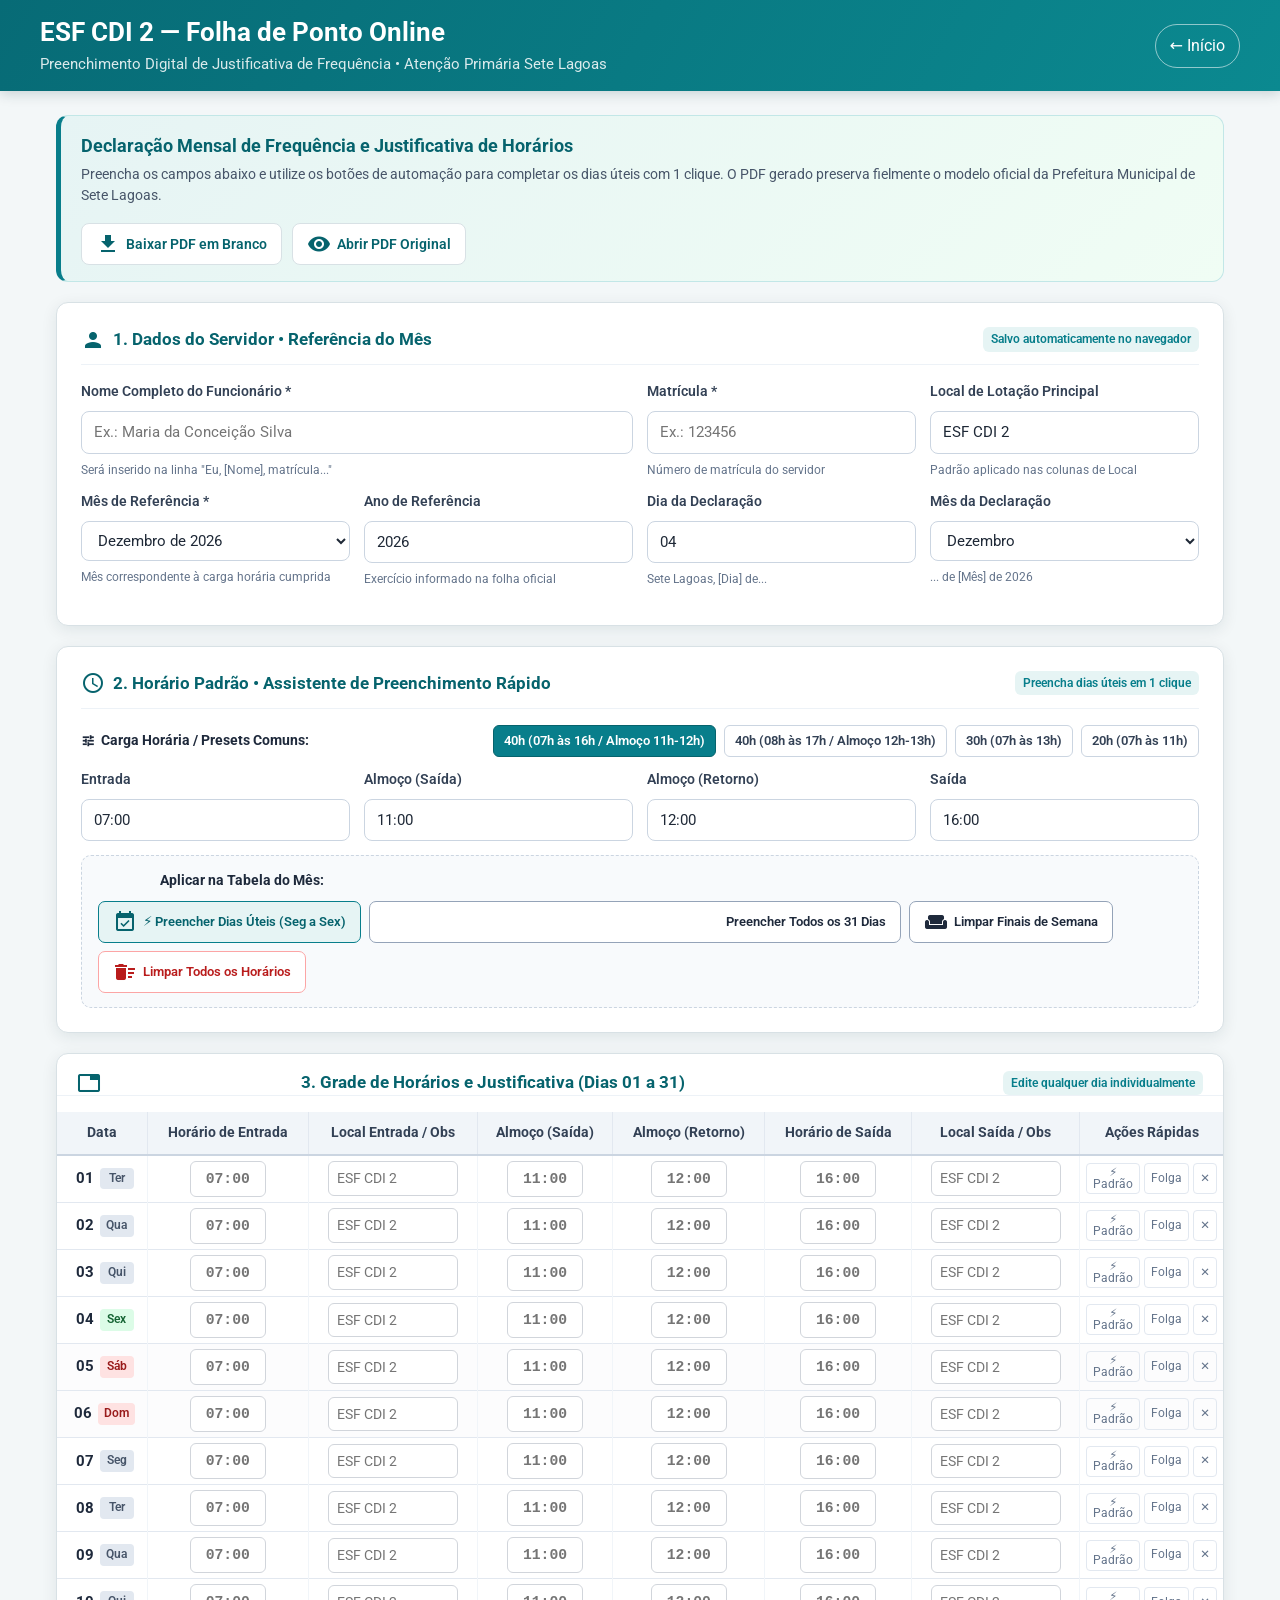
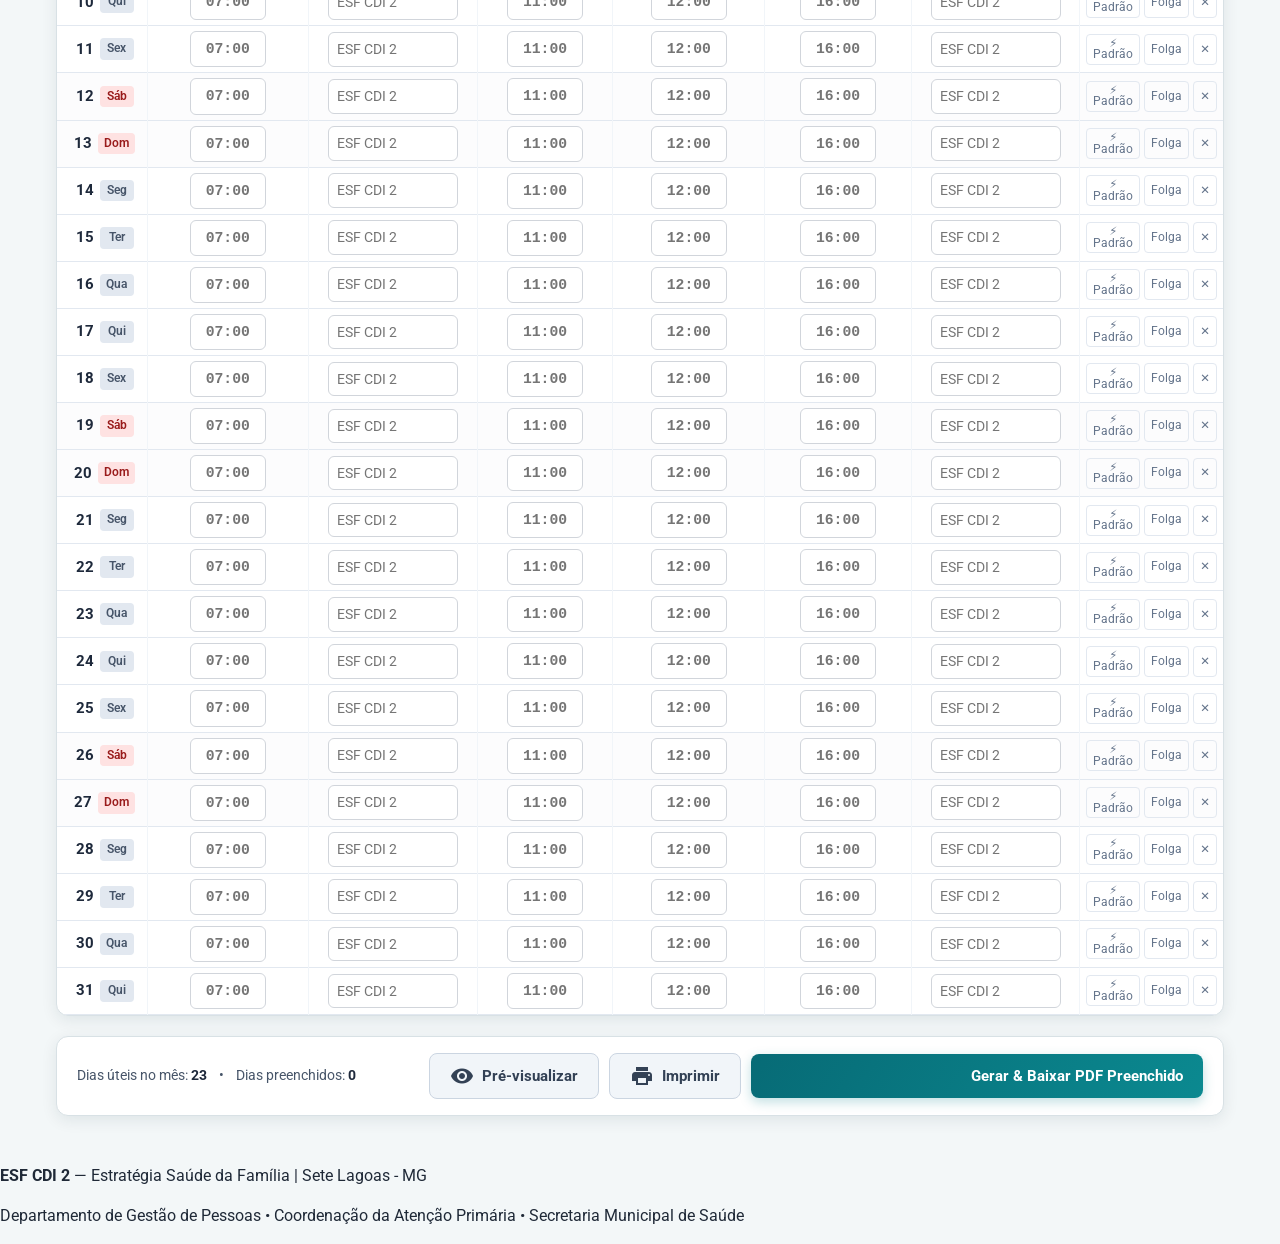
<file: Arquivos/folha_ponto.html>
<!DOCTYPE html>
<html lang="pt-BR">
<head>
    <meta charset="UTF-8">
    <meta name="viewport" content="width=device-width, initial-scale=1.0">
    <title>Folha de Ponto Online — ESF CDI 2</title>
    
    <link href="https://fonts.googleapis.com/css2?family=Roboto:wght@300;400;500;700&display=swap" rel="stylesheet">
    <link href="https://fonts.googleapis.com/icon?family=Material+Icons" rel="stylesheet">
    <link rel="stylesheet" href="../assets/css/common.css">
    <link rel="stylesheet" href="../assets/css/folha_ponto.css">

    <!-- Bibliotecas e Template do PDF -->
    <script src="../assets/js/vendor/pdf-lib.min.js"></script>
    <script src="../assets/js/folha_ponto_template.js"></script>
    <script src="../assets/js/folha_ponto.js" defer></script>
</head>
<body>

    <!-- Cabeçalho Institucional -->
    <header class="app-header">
        <div class="app-header-inner">
            <div>
                <h1>ESF CDI 2 — Folha de Ponto Online</h1>
                <p>Preenchimento Digital de Justificativa de Frequência &bull; Atenção Primária Sete Lagoas</p>
            </div>
            <a class="home-link" href="../index.html">← Início</a>
        </div>
    </header>

    <main class="folha-container">
        
        <!-- Banner Informativo e Acesso ao Modelo Oficial -->
        <section class="info-banner">
            <div class="info-banner-text">
                <h2>Declaração Mensal de Frequência e Justificativa de Horários</h2>
                <p>Preencha os campos abaixo e utilize os botões de automação para completar os dias úteis com 1 clique. O PDF gerado preserva fielmente o modelo oficial da Prefeitura Municipal de Sete Lagoas.</p>
            </div>
            <div class="info-banner-actions">
                <a href="Folha_de_Ponto_Preenchivel.pdf" download="Folha_de_Ponto_Modelo_Sete_Lagoas.pdf" class="btn-secondary-link" title="Baixar modelo em branco para preenchimento manual ou impressão">
                    <span class="material-icons">file_download</span> Baixar PDF em Branco
                </a>
                <a href="Folha_de_Ponto_Preenchivel.pdf" target="_blank" rel="noopener" class="btn-secondary-link" title="Abrir modelo PDF em nova aba">
                    <span class="material-icons">visibility</span> Abrir PDF Original
                </a>
            </div>
        </section>

        <!-- 1. Dados do Funcionário e Período de Referência -->
        <section class="control-card">
            <div class="card-title-bar">
                <h3><span class="material-icons">person</span> 1. Dados do Servidor &bull; Referência do Mês</h3>
                <span class="badge-info">Salvo automaticamente no navegador</span>
            </div>

            <div class="form-row-grid">
                <div class="input-box" style="grid-column: span 2;">
                    <label for="nomeFuncionario">Nome Completo do Funcionário *</label>
                    <input type="text" id="nomeFuncionario" placeholder="Ex.: Maria da Conceição Silva" required autocomplete="name">
                    <span class="input-hint">Será inserido na linha "Eu, [Nome], matrícula..."</span>
                </div>

                <div class="input-box">
                    <label for="matriculaFuncionario">Matrícula *</label>
                    <input type="text" id="matriculaFuncionario" placeholder="Ex.: 123456" required>
                    <span class="input-hint">Número de matrícula do servidor</span>
                </div>

                <div class="input-box">
                    <label for="localPadrao">Local de Lotação Principal</label>
                    <input type="text" id="localPadrao" value="ESF CDI 2" placeholder="Ex.: ESF CDI 2">
                    <span class="input-hint">Padrão aplicado nas colunas de Local</span>
                </div>
            </div>

            <div class="form-row-grid">
                <div class="input-box">
                    <label for="mesReferencia">Mês de Referência *</label>
                    <select id="mesReferencia"></select>
                    <span class="input-hint">Mês correspondente à carga horária cumprida</span>
                </div>

                <div class="input-box">
                    <label for="anoReferencia">Ano de Referência</label>
                    <input type="number" id="anoReferencia" value="2026" min="2024" max="2035">
                    <span class="input-hint">Exercício informado na folha oficial</span>
                </div>

                <div class="input-box">
                    <label for="diaEmissao">Dia da Declaração</label>
                    <input type="number" id="diaEmissao" min="1" max="31" placeholder="Ex.: 08">
                    <span class="input-hint">Sete Lagoas, [Dia] de...</span>
                </div>

                <div class="input-box">
                    <label for="mesEmissao">Mês da Declaração</label>
                    <select id="mesEmissao"></select>
                    <span class="input-hint">... de [Mês] de 2026</span>
                </div>
            </div>
        </section>

        <!-- 2. Painel de Horário Padrão & Automação Inteligente -->
        <section class="control-card">
            <div class="card-title-bar">
                <h3><span class="material-icons">schedule</span> 2. Horário Padrão &bull; Assistente de Preenchimento Rápido</h3>
                <span class="badge-info">Preencha dias úteis em 1 clique</span>
            </div>

            <div class="automation-header">
                <span><span class="material-icons">tune</span> Carga Horária / Presets Comuns:</span>
                <div class="preset-pills">
                    <button type="button" class="preset-btn active" data-preset="40h_manha">40h (07h às 16h / Almoço 11h-12h)</button>
                    <button type="button" class="preset-btn" data-preset="40h_tarde">40h (08h às 17h / Almoço 12h-13h)</button>
                    <button type="button" class="preset-btn" data-preset="30h">30h (07h às 13h)</button>
                    <button type="button" class="preset-btn" data-preset="20h">20h (07h às 11h)</button>
                </div>
            </div>

            <div class="form-row-grid" style="margin-top: 12px;">
                <div class="input-box">
                    <label for="stdEntrada">Entrada</label>
                    <input type="text" id="stdEntrada" value="07:00" placeholder="07:00" maxlength="5">
                </div>
                <div class="input-box">
                    <label for="stdAlmocoInicio">Almoço (Saída)</label>
                    <input type="text" id="stdAlmocoInicio" value="11:00" placeholder="11:00" maxlength="5">
                </div>
                <div class="input-box">
                    <label for="stdAlmocoFim">Almoço (Retorno)</label>
                    <input type="text" id="stdAlmocoFim" value="12:00" placeholder="12:00" maxlength="5">
                </div>
                <div class="input-box">
                    <label for="stdSaida">Saída</label>
                    <input type="text" id="stdSaida" value="16:00" placeholder="16:00" maxlength="5">
                </div>
            </div>

            <!-- Botões de Ação em Massa -->
            <div class="automation-panel">
                <div class="automation-header">
                    <span><span class="material-icons">bolt</span> Aplicar na Tabela do Mês:</span>
                </div>
                <div class="automation-buttons">
                    <button type="button" id="btnPreencherUteis" class="btn-auto primary-auto" title="Preenche automaticamente de segunda a sexta do mês">
                        <span class="material-icons">event_available</span> ⚡ Preencher Dias Úteis (Seg a Sex)
                    </button>
                    <button type="button" id="btnPreencherTodos" class="btn-auto" title="Preenche todos os 31 dias com o horário padrão">
                        <span class="material-icons">calendar_month</span> Preencher Todos os 31 Dias
                    </button>
                    <button type="button" id="btnLimparFds" class="btn-auto" title="Limpa qualquer dado em sábados e domingos">
                        <span class="material-icons">weekend</span> Limpar Finais de Semana
                    </button>
                    <button type="button" id="btnLimparTudo" class="btn-auto danger-auto" title="Limpar todos os campos da tabela">
                        <span class="material-icons">delete_sweep</span> Limpar Todos os Horários
                    </button>
                </div>
            </div>
        </section>

        <!-- 3. Tabela Completa dos 31 Dias -->
        <section class="table-card">
            <div class="card-title-bar" style="padding: 16px 20px 0;">
                <h3><span class="material-icons">table_chart</span> 3. Grade de Horários e Justificativa (Dias 01 a 31)</h3>
                <span class="badge-info">Edite qualquer dia individualmente</span>
            </div>

            <div class="table-responsive">
                <table class="ponto-table" id="pontoTable">
                    <thead>
                        <tr>
                            <th class="col-dia">Data</th>
                            <th>Horário de Entrada</th>
                            <th>Local Entrada / Obs</th>
                            <th>Almoço (Saída)</th>
                            <th>Almoço (Retorno)</th>
                            <th>Horário de Saída</th>
                            <th>Local Saída / Obs</th>
                            <th style="width: 140px;">Ações Rápidas</th>
                        </tr>
                    </thead>
                    <tbody id="diasTableBody">
                        <!-- Gerado dinamicamente pelo JavaScript -->
                    </tbody>
                </table>
            </div>
        </section>

        <!-- Barra de Ações e Exportação -->
        <section class="actions-footer-bar">
            <div class="actions-status">
                <span>Dias úteis no mês: <strong id="totalDiasUteis">22</strong></span>
                <span>&bull;</span>
                <span>Dias preenchidos: <strong id="totalPreenchidos">0</strong></span>
            </div>

            <div class="actions-buttons">
                <button type="button" id="btnPreverPdf" class="btn-main secondary" title="Visualizar o PDF preenchido na tela">
                    <span class="material-icons">visibility</span> Pré-visualizar
                </button>
                <button type="button" id="btnImprimirPdf" class="btn-main secondary" title="Imprimir diretamente a folha de ponto preenchida">
                    <span class="material-icons">print</span> Imprimir
                </button>
                <button type="button" id="btnGerarPdf" class="btn-main primary" title="Gerar e fazer download do PDF oficial preenchido">
                    <span class="material-icons">download</span> Gerar & Baixar PDF Preenchido
                </button>
            </div>
        </section>

    </main>

    <!-- Modal de Pré-visualização do PDF -->
    <div id="modalPreviewPdf" class="modal-overlay" role="dialog" aria-modal="true" aria-labelledby="modalTitle">
        <div class="modal-content">
            <div class="modal-header">
                <h3 id="modalTitle"><span class="material-icons">picture_as_pdf</span> Pré-visualização da Folha de Ponto</h3>
                <button type="button" id="fecharModalPdf" class="modal-close-btn" aria-label="Fechar">&times;</button>
            </div>
            <div class="modal-body">
                <iframe id="pdfPreviewFrame" title="Visualizador do PDF da Folha de Ponto"></iframe>
            </div>
            <div class="modal-footer">
                <button type="button" id="btnImprimirModal" class="btn-main secondary">
                    <span class="material-icons">print</span> Imprimir
                </button>
                <button type="button" id="btnDownloadModal" class="btn-main primary">
                    <span class="material-icons">download</span> Baixar PDF
                </button>
            </div>
        </div>
    </div>

    <!-- Toast de Notificação -->
    <div id="toastMsg" class="toast-msg"></div>

    <!-- Rodapé Institucional -->
    <footer class="app-footer">
        <p><strong>ESF CDI 2</strong> &mdash; Estratégia Saúde da Família | Sete Lagoas - MG</p>
        <p>Departamento de Gestão de Pessoas &bull; Coordenação da Atenção Primária &bull; Secretaria Municipal de Saúde</p>
    </footer>

</body>
</html>
</file>
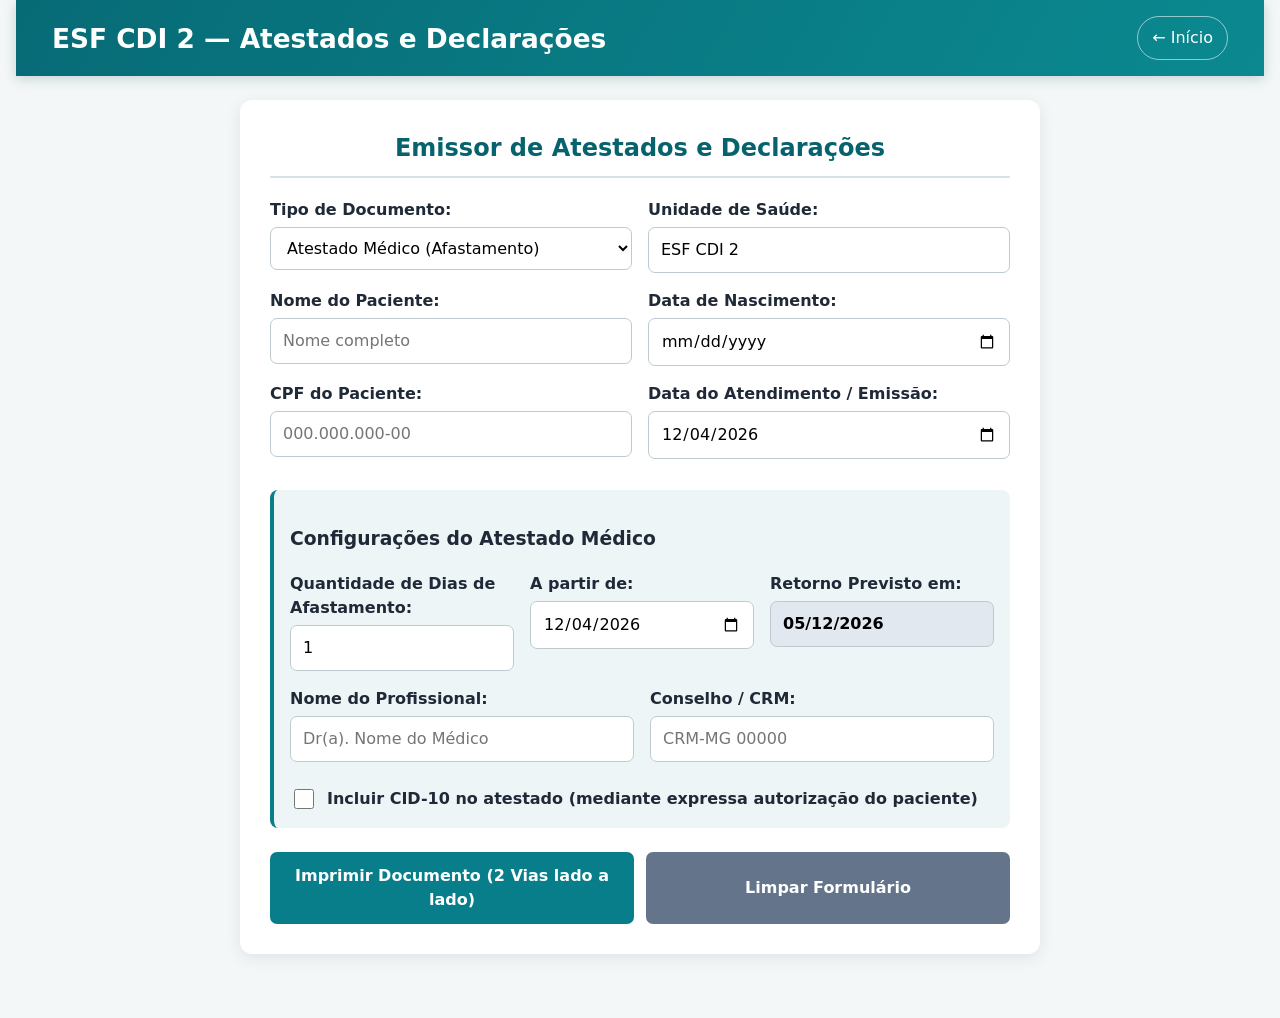
<file: Arquivos/gerador_atestados.html>
<!DOCTYPE html>
<html lang="pt-BR">
<head>
    <meta charset="UTF-8">
    <meta name="viewport" content="width=device-width, initial-scale=1.0">
    <title>Gerador de Atestados e Declarações - ESF CDI 2</title>
    <link rel="stylesheet" href="../assets/css/common.css">
    <link rel="stylesheet" href="../assets/css/atestados.css">
    <script src="../assets/js/vendor/html2canvas.min.js"></script>
    <script src="../assets/js/vendor/jspdf.umd.min.js"></script>
    <script src="../assets/js/exportar-pdf.js"></script>
    <script src="../assets/js/atestados.js" defer></script>
</head>
<body>
    <header class="app-header">
        <div class="app-header-inner">
            <h1>ESF CDI 2 — Atestados e Declarações</h1>
            <a class="home-link" href="../index.html">← Início</a>
        </div>
    </header>

    <main class="no-print">
        <h2>Emissor de Atestados e Declarações</h2>
        <form id="docForm">
            <div class="row">
                <div class="col form-group">
                    <label for="tipoDoc">Tipo de Documento:</label>
                    <select id="tipoDoc">
                        <option value="atestado">Atestado Médico (Afastamento)</option>
                        <option value="declaracao">Declaração de Comparecimento (Paciente)</option>
                        <option value="acompanhante">Declaração de Acompanhante</option>
                    </select>
                </div>
                <div class="col form-group">
                    <label for="unidade">Unidade de Saúde:</label>
                    <input type="text" id="unidade" value="ESF CDI 2" required>
                </div>
            </div>

            <!-- DADOS DO PACIENTE -->
            <div class="row">
                <div class="col form-group">
                    <label for="nome" id="lblNomePaciente">Nome do Paciente:</label>
                    <input type="text" id="nome" placeholder="Nome completo" required>
                </div>
                <div class="col form-group">
                    <label for="nascimento">Data de Nascimento:</label>
                    <input type="date" id="nascimento">
                </div>
            </div>
            <div class="row" id="divCpf">
                <div class="col form-group">
                    <label for="cpf">CPF do Paciente:</label>
                    <input type="text" id="cpf" placeholder="000.000.000-00" maxlength="14" required>
                </div>
                <div class="col form-group">
                    <label for="dataDoc">Data do Atendimento / Emissão:</label>
                    <input type="date" id="dataDoc" required>
                </div>
            </div>

            <!-- SEÇÃO ESPECÍFICA: ATESTADO MÉDICO -->
            <section id="secaoAtestado" class="conditional-section">
                <h3>Configurações do Atestado Médico</h3>
                <div class="row">
                    <div class="col form-group">
                        <label for="qtdDias">Quantidade de Dias de Afastamento:</label>
                        <input type="number" id="qtdDias" min="1" max="120" value="1">
                    </div>
                    <div class="col form-group">
                        <label for="inicioAfastamento">A partir de:</label>
                        <input type="date" id="inicioAfastamento">
                    </div>
                    <div class="col form-group">
                        <label>Retorno Previsto em:</label>
                        <input type="text" id="previsaoRetorno" readonly style="background:#e2e8f0; font-weight:600;">
                    </div>
                </div>
                <div class="row">
                    <div class="col form-group">
                        <label for="medicoNome">Nome do Profissional:</label>
                        <input type="text" id="medicoNome" placeholder="Dr(a). Nome do Médico">
                    </div>
                    <div class="col form-group">
                        <label for="medicoCrm">Conselho / CRM:</label>
                        <input type="text" id="medicoCrm" placeholder="CRM-MG 00000">
                    </div>
                </div>
                <div class="checkbox-group">
                    <input type="checkbox" id="exibirCid">
                    <label for="exibirCid">Incluir CID-10 no atestado (mediante expressa autorização do paciente)</label>
                </div>
                <div id="divCidCampos" class="cid-fields">
                    <div class="row">
                        <div class="col form-group">
                            <label for="codigoCid">Código CID:</label>
                            <input type="text" id="codigoCid" placeholder="Ex: J00, A09, M54.5">
                        </div>
                        <div class="col form-group cid-consent">
                            <div class="checkbox-group">
                                <input type="checkbox" id="autorizaCid" checked>
                                <label for="autorizaCid">Paciente autorizou expressamente a menção do CID</label>
                            </div>
                        </div>
                    </div>
                </div>
            </section>

            <!-- SEÇÃO ESPECÍFICA: DECLARAÇÃO DE COMPARECIMENTO -->
            <section id="secaoDeclaracao" class="conditional-section">
                <h3>Configurações da Declaração de Comparecimento</h3>
                <div class="row">
                    <div class="col form-group">
                        <label for="horaInicio">Horário de Entrada:</label>
                        <input type="time" id="horaInicio" value="08:00">
                    </div>
                    <div class="col form-group">
                        <label for="horaFim">Horário de Saída:</label>
                        <input type="time" id="horaFim" value="11:30">
                    </div>
                </div>
            </section>

            <!-- SEÇÃO ESPECÍFICA: DECLARAÇÃO DE ACOMPANHANTE -->
            <section id="secaoAcompanhante" class="conditional-section">
                <h3>Dados do(a) Acompanhante</h3>
                <div class="row">
                    <div class="col form-group">
                        <label for="acompNome">Nome do(a) Acompanhante:</label>
                        <input type="text" id="acompNome" placeholder="Nome completo do acompanhante">
                    </div>
                    <div class="col form-group">
                        <label for="acompCpf">CPF do(a) Acompanhante:</label>
                        <input type="text" id="acompCpf" placeholder="000.000.000-00" maxlength="14">
                    </div>
                </div>
                <div class="row">
                    <div class="col form-group">
                        <label for="acompParentesco">Grau de Parentesco / Relação:</label>
                        <input type="text" id="acompParentesco" placeholder="Ex: Mãe, Pai, Filho(a), Cônjuge, Cuidador(a)">
                    </div>
                    <div class="col form-group">
                        <label for="acompInicio">Horário de Entrada:</label>
                        <input type="time" id="acompInicio" value="08:00">
                    </div>
                    <div class="col form-group">
                        <label for="acompFim">Horário de Saída:</label>
                        <input type="time" id="acompFim" value="11:30">
                    </div>
                </div>
            </section>

            <div class="btn-container">
                <button type="submit">Imprimir Documento (2 Vias lado a lado)</button>
                <button type="button" class="secondary" data-action="limpar">Limpar Formulário</button>
            </div>
        </form>
    </main>
    
    <!-- ÁREA DE IMPRESSÃO (2 VIAS A4) -->
    <div id="printArea" class="print-container"></div>
</body>
</html>
</file>
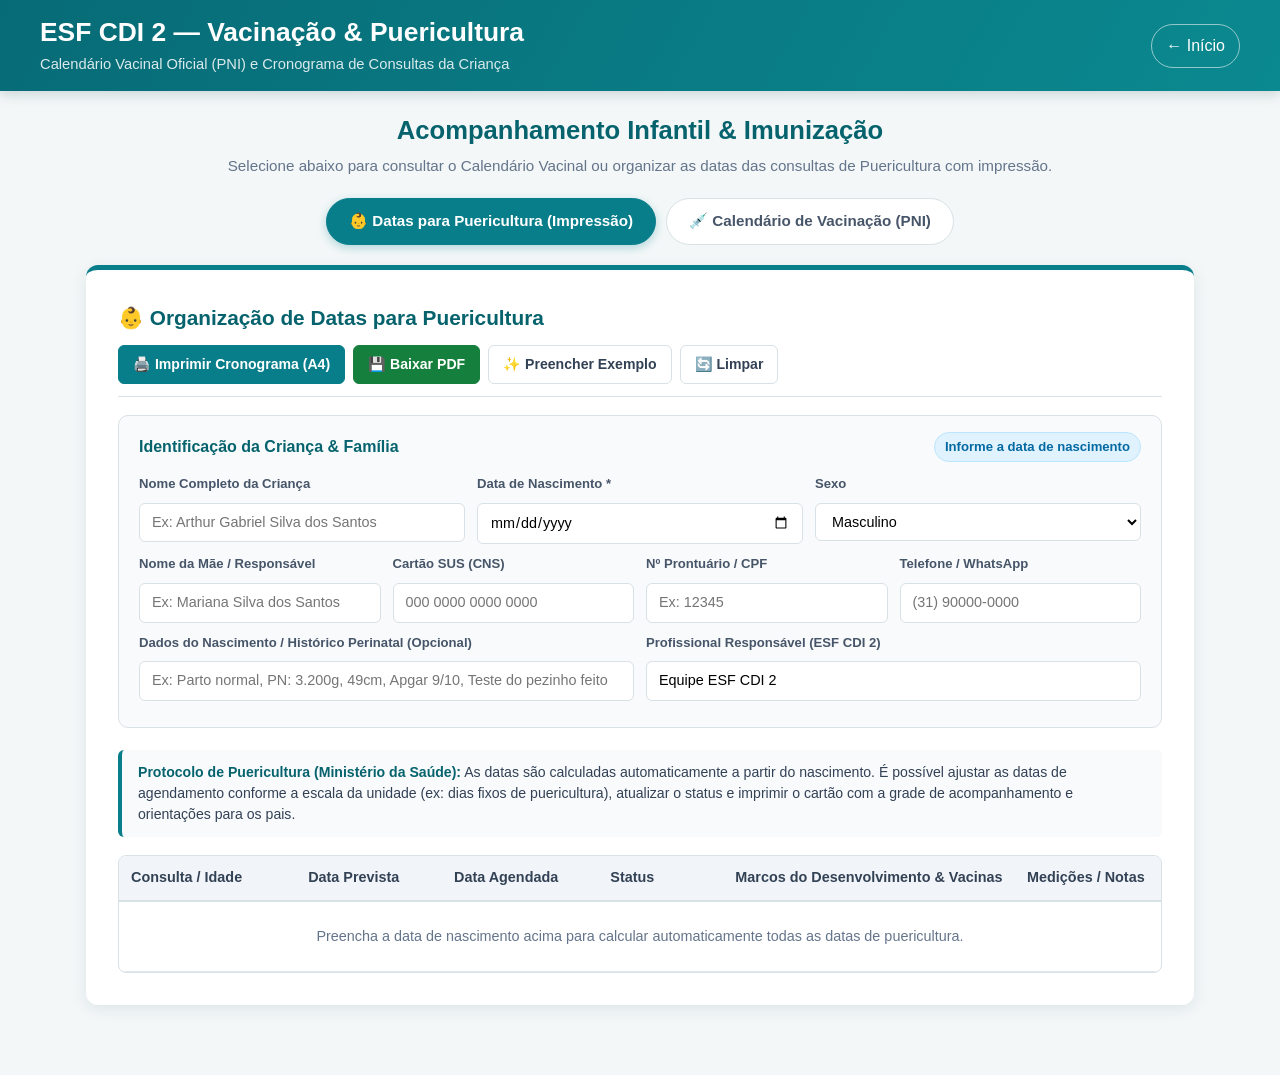
<file: Arquivos/guia_rapido.html>
<!DOCTYPE html>
<html lang="pt-BR">
<head>
    <meta charset="UTF-8">
    <meta http-equiv="refresh" content="0; url=calendario_vacinal.html">
    <title>Redirecionando...</title>
    <script>window.location.replace("calendario_vacinal.html");</script>
</head>
<body>
    <p>Redirecionando para <a href="calendario_vacinal.html">Calendário Vacinal & Puericultura</a>...</p>
</body>
</html>
</file>
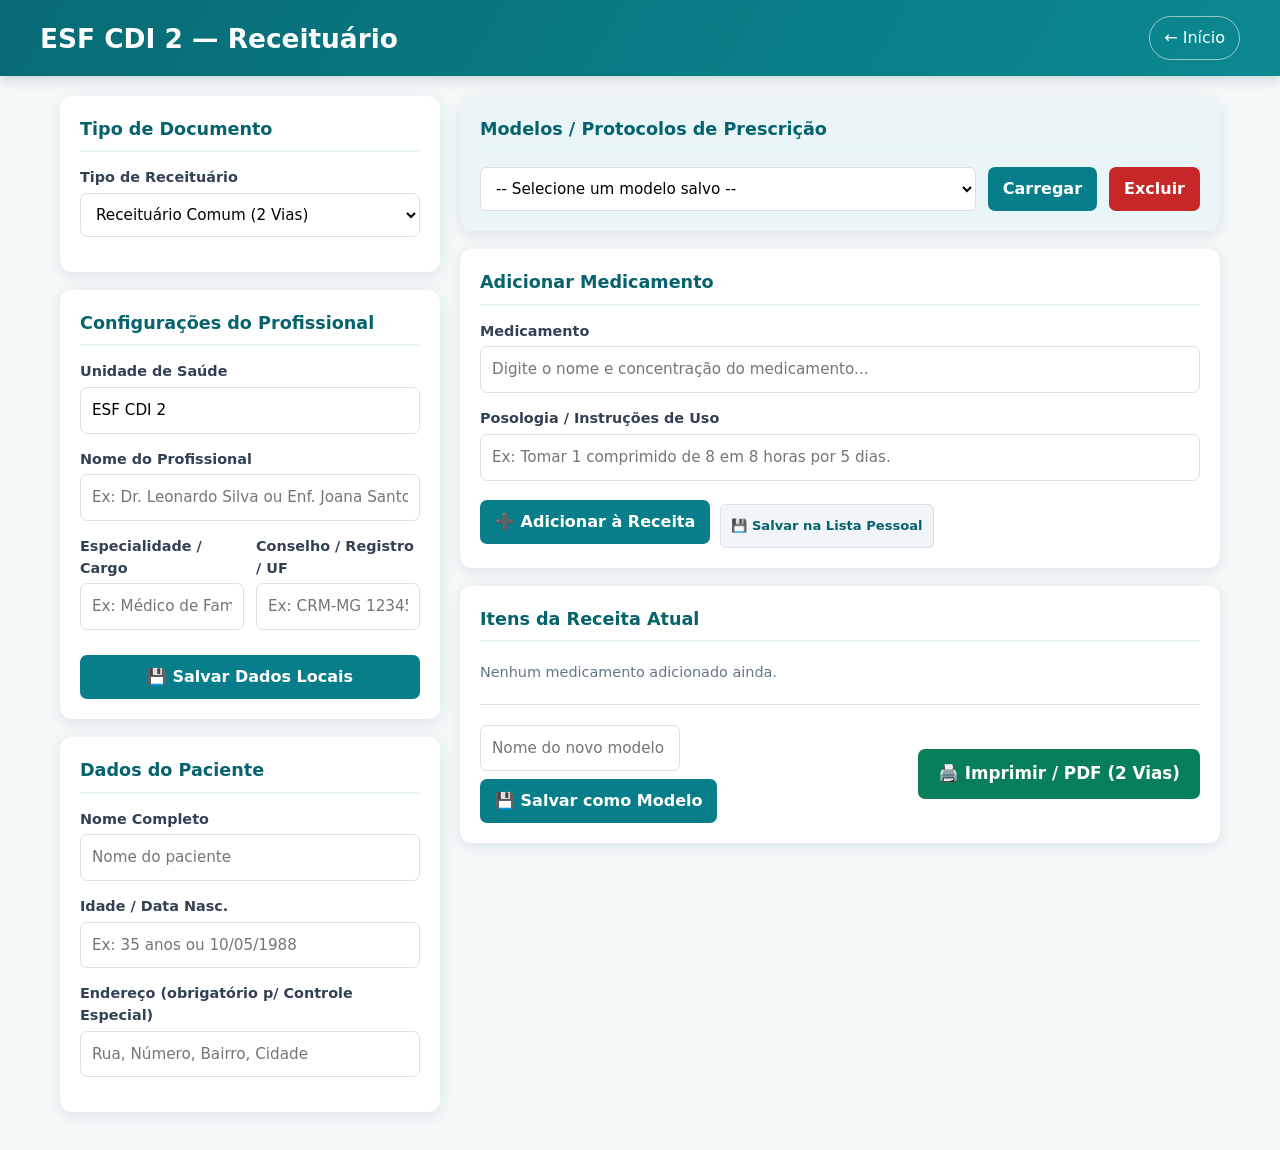
<file: Arquivos/receita.html>
<!DOCTYPE html>
<html lang="pt-BR">
<head>
    <meta charset="UTF-8">
    <meta name="viewport" content="width=device-width, initial-scale=1.0">
    <title>Emissor de Receitas - ESF CDI 2</title>
    <link rel="stylesheet" href="../assets/css/common.css">
    <link rel="stylesheet" href="../assets/css/receita.css">
</head>
<body>

    <!-- HEADER DA APLICAÇÃO -->
    <header class="app-header">
        <div class="app-header-inner">
            <h1>ESF CDI 2 — Receituário</h1>
            <a class="home-link" href="../index.html">← Início</a>
        </div>
    </header>

    <!-- INTERFACE DA APLICAÇÃO (TELA) -->
    <div class="app-container">
        
        <!-- COLUNA ESQUERDA: CONFIGURAÇÕES E PACIENTE -->
        <div class="left-col">
            <!-- Tipo de Receita -->
            <div class="card">
                <h2>Tipo de Documento</h2>
                <div class="form-group">
                    <label for="tipo-receita">Tipo de Receituário</label>
                    <select id="tipo-receita">
                        <option value="simples">Receituário Comum (2 Vias)</option>
                        <option value="especial">Receituário de Controle Especial (Portaria 344/98)</option>
                    </select>
                </div>
            </div>

            <!-- Dados do Profissional / Unidade -->
            <div class="card">
                <h2>Configurações do Profissional</h2>
                <div class="form-group">
                    <label for="cfg-unidade">Unidade de Saúde</label>
                    <input type="text" id="cfg-unidade" value="ESF CDI 2" readonly>
                </div>
                <div class="form-group">
                    <label for="cfg-medico">Nome do Profissional</label>
                    <input type="text" id="cfg-medico" placeholder="Ex: Dr. Leonardo Silva ou Enf. Joana Santos">
                </div>
                <div class="row">
                    <div class="form-group">
                        <label for="cfg-esp">Especialidade / Cargo</label>
                        <input type="text" id="cfg-esp" placeholder="Ex: Médico de Família ou Enfermeiro(a)">
                    </div>
                    <div class="form-group">
                        <label for="cfg-crm">Conselho / Registro / UF</label>
                        <input type="text" id="cfg-crm" placeholder="Ex: CRM-MG 123456 ou COREN-MG 654321">
                    </div>
                </div>
                <button class="save-config" data-action="salvar-configuracoes">💾 Salvar Dados Locais</button>
            </div>

            <!-- Dados do Paciente -->
            <div class="card">
                <h2>Dados do Paciente</h2>
                <div class="form-group">
                    <label for="pac-nome">Nome Completo</label>
                    <input type="text" id="pac-nome" placeholder="Nome do paciente" required>
                </div>
                <div class="row">
                    <div class="form-group">
                        <label for="pac-idade">Idade / Data Nasc.</label>
                        <input type="text" id="pac-idade" placeholder="Ex: 35 anos ou 10/05/1988">
                    </div>
                </div>
                <div class="form-group">
                    <label for="pac-end">Endereço (obrigatório p/ Controle Especial)</label>
                    <input type="text" id="pac-end" placeholder="Rua, Número, Bairro, Cidade">
                </div>
            </div>
        </div>

        <!-- COLUNA DIREITA: PRESCRIÇÃO E MODELOS -->
        <div class="right-col">
            
            <!-- Gestão de Modelos -->
            <div class="card model-card">
                <h2>Modelos / Protocolos de Prescrição</h2>
                <div class="row model-row">
                    <select id="select-template">
                        <option value="">-- Selecione um modelo salvo --</option>
                    </select>
                    <button data-action="carregar-modelo">Carregar</button>
                    <button class="danger" data-action="excluir-modelo">Excluir</button>
                </div>
            </div>

            <!-- Adição de Medicamentos -->
            <div class="card">
                <h2>Adicionar Medicamento</h2>
                
                <div class="form-group autocomplete-wrapper">
                    <label for="med-busca">Medicamento</label>
                    <input type="text" id="med-busca" placeholder="Digite o nome e concentração do medicamento..." autocomplete="off">
                    <ul class="autocomplete-list" id="autocomplete-list"></ul>
                </div>

                <div class="form-group">
                    <label for="med-posologia">Posologia / Instruções de Uso</label>
                    <input type="text" id="med-posologia" placeholder="Ex: Tomar 1 comprimido de 8 em 8 horas por 5 dias.">
                </div>

                <div style="display: flex; gap: 10px; align-items: center; flex-wrap: wrap;">
                    <button data-action="adicionar-medicamento">➕ Adicionar à Receita</button>
                    <button type="button" class="custom-med-btn" id="btn-salvar-novo-med" title="Salvar o medicamento digitado na sua base pessoal">💾 Salvar na Lista Pessoal</button>
                </div>
            </div>

            <!-- Lista da Receita Atual -->
            <div class="card">
                <h2>Itens da Receita Atual</h2>
                <ul class="med-list" id="lista-receita">
                    <!-- Itens inseridos via JS -->
                </ul>
                <p id="empty-msg" class="empty-msg">Nenhum medicamento adicionado ainda.</p>

                <div class="action-bar">
                    <div class="action-model">
                        <input type="text" id="nome-modelo" placeholder="Nome do novo modelo">
                        <button data-action="salvar-modelo">💾 Salvar como Modelo</button>
                    </div>
                    <button class="print-btn" data-action="imprimir">🖨️ Imprimir / PDF (2 Vias)</button>
                </div>
            </div>
        </div>
    </div>

    <!-- ÁREA EXCLUSIVA DE IMPRESSÃO (ESCONDIDA NA TELA) -->
    <div class="print-area" id="print-area">
        <!-- O conteúdo das vias será injetado pelo JavaScript -->
    </div>

    <!-- SCRIPTS DE FUNCIONAMENTO -->
    <script src="../assets/js/vendor/html2canvas.min.js"></script>
    <script src="../assets/js/vendor/jspdf.umd.min.js"></script>
    <script src="../assets/js/exportar-pdf.js"></script>
    <script src="../assets/js/receita.js" defer></script>
</body>
</html>
</file>
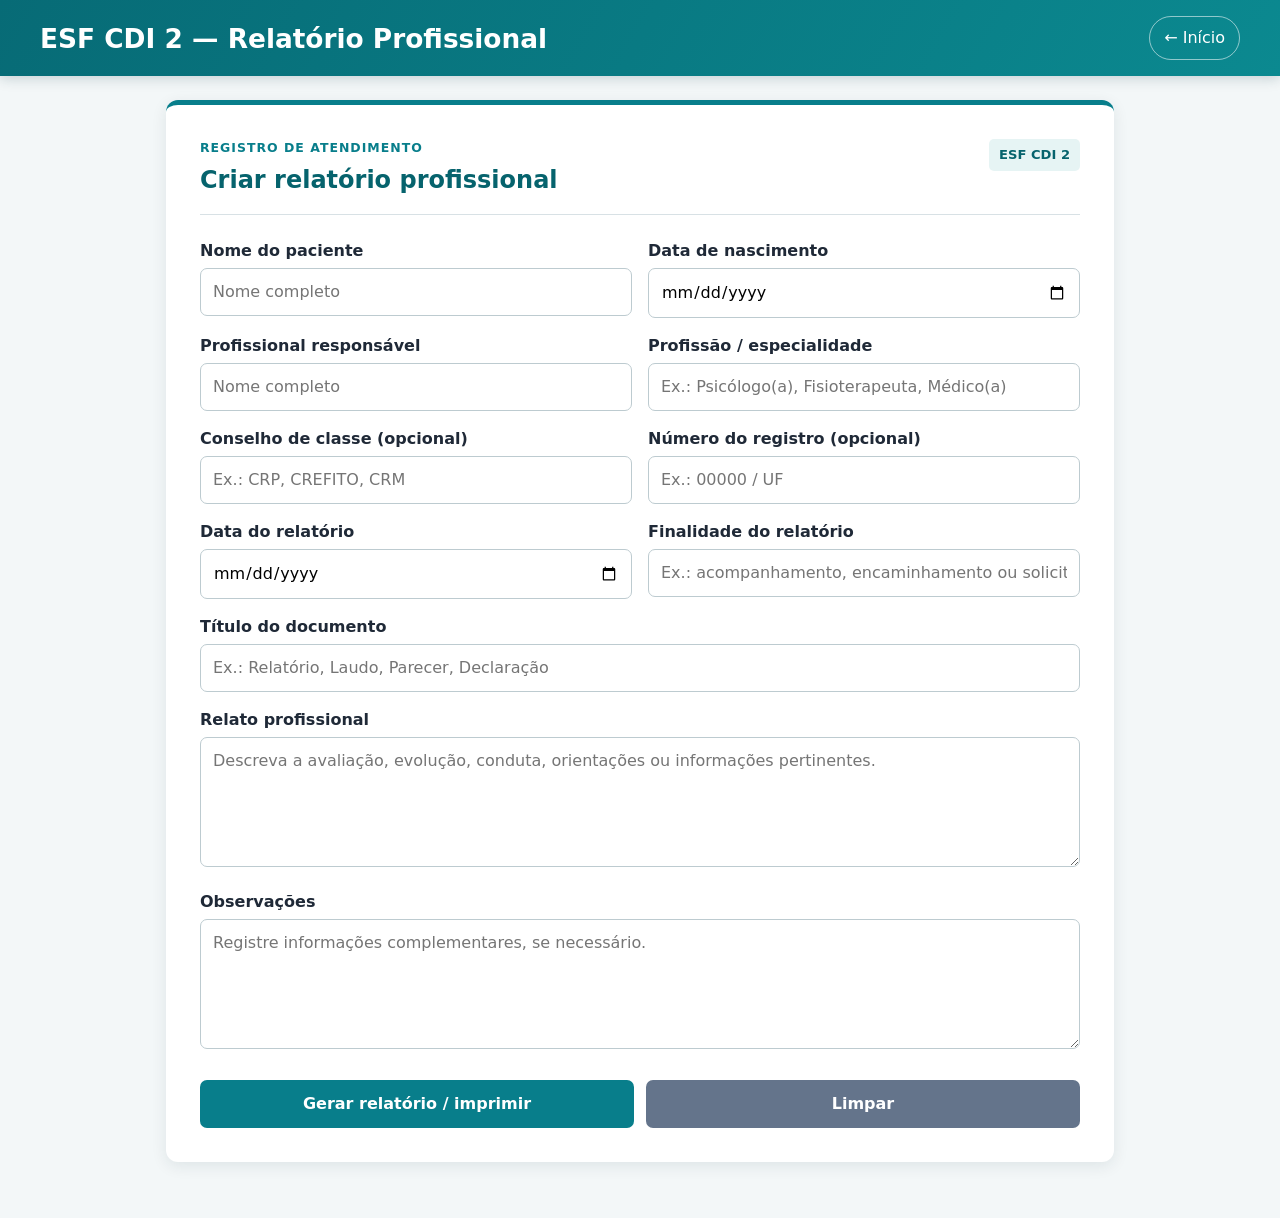
<file: Arquivos/relatorios_funcionarios.html>
<!DOCTYPE html>
<html lang="pt-BR">
<head>
    <meta charset="UTF-8">
    <meta name="viewport" content="width=device-width, initial-scale=1.0">
    <title>Relatório Profissional - ESF CDI 2</title>
    <link rel="stylesheet" href="../assets/css/common.css">
    <link rel="stylesheet" href="../assets/css/relatorios.css">
    <script src="../assets/js/vendor/html2canvas.min.js"></script>
    <script src="../assets/js/vendor/jspdf.umd.min.js"></script>
    <script src="../assets/js/exportar-pdf.js"></script>
    <script src="../assets/js/relatorios.js" defer></script>
</head>
<body>
    <header class="app-header">
        <div class="app-header-inner">
            <h1>ESF CDI 2 — Relatório Profissional</h1>
            <a class="home-link" href="../index.html">← Início</a>
        </div>
    </header>

    <main class="report-screen">
        <section class="form-card report-form-card">
            <div class="section-heading">
                <div>
                    <p class="eyebrow">Registro de atendimento</p>
                    <h2>Criar relatório profissional</h2>
                </div>
                <span class="section-mark">ESF CDI 2</span>
            </div>
            <form id="reportForm">
                <div class="report-grid">
                    <div class="form-group">
                        <label for="paciente">Nome do paciente</label>
                        <input id="paciente" required placeholder="Nome completo">
                    </div>
                    <div class="form-group">
                        <label for="nascimento">Data de nascimento</label>
                        <input id="nascimento" type="date">
                    </div>
                    <div class="form-group">
                        <label for="profissional">Profissional responsável</label>
                        <input id="profissional" required placeholder="Nome completo">
                    </div>
                    <div class="form-group">
                        <label for="profissao">Profissão / especialidade</label>
                        <input id="profissao" required placeholder="Ex.: Psicólogo(a), Fisioterapeuta, Médico(a)">
                    </div>
                    <div class="form-group">
                        <label for="conselho">Conselho de classe (opcional)</label>
                        <input id="conselho" placeholder="Ex.: CRP, CREFITO, CRM">
                    </div>
                    <div class="form-group">
                        <label for="registro">Número do registro (opcional)</label>
                        <input id="registro" placeholder="Ex.: 00000 / UF">
                    </div>
                    <div class="form-group">
                        <label for="dataRelatorio">Data do relatório</label>
                        <input id="dataRelatorio" type="date" required>
                    </div>
                    <div class="form-group">
                        <label for="finalidade">Finalidade do relatório</label>
                        <input id="finalidade" required placeholder="Ex.: acompanhamento, encaminhamento ou solicitação">
                    </div>
                    <div class="form-group full-width">
                        <label for="tituloDocumento">Título do documento</label>
                        <input id="tituloDocumento" required placeholder="Ex.: Relatório, Laudo, Parecer, Declaração">
                    </div>
                    <div class="form-group full-width">
                        <label for="relato">Relato profissional</label>
                        <textarea id="relato" required placeholder="Descreva a avaliação, evolução, conduta, orientações ou informações pertinentes."></textarea>
                    </div>
                    <div class="form-group full-width">
                        <label for="observacoes">Observações</label>
                        <textarea id="observacoes" placeholder="Registre informações complementares, se necessário."></textarea>
                    </div>
                </div>
                <div class="report-actions">
                    <button class="primary-action" type="submit">Gerar relatório / imprimir</button>
                    <button class="secondary-action" type="button" id="limparRelatorio">Limpar</button>
                </div>
            </form>
        </section>
    </main>

    <section id="reportPrint" class="report-print" aria-hidden="true"></section>
</body>
</html>
</file>
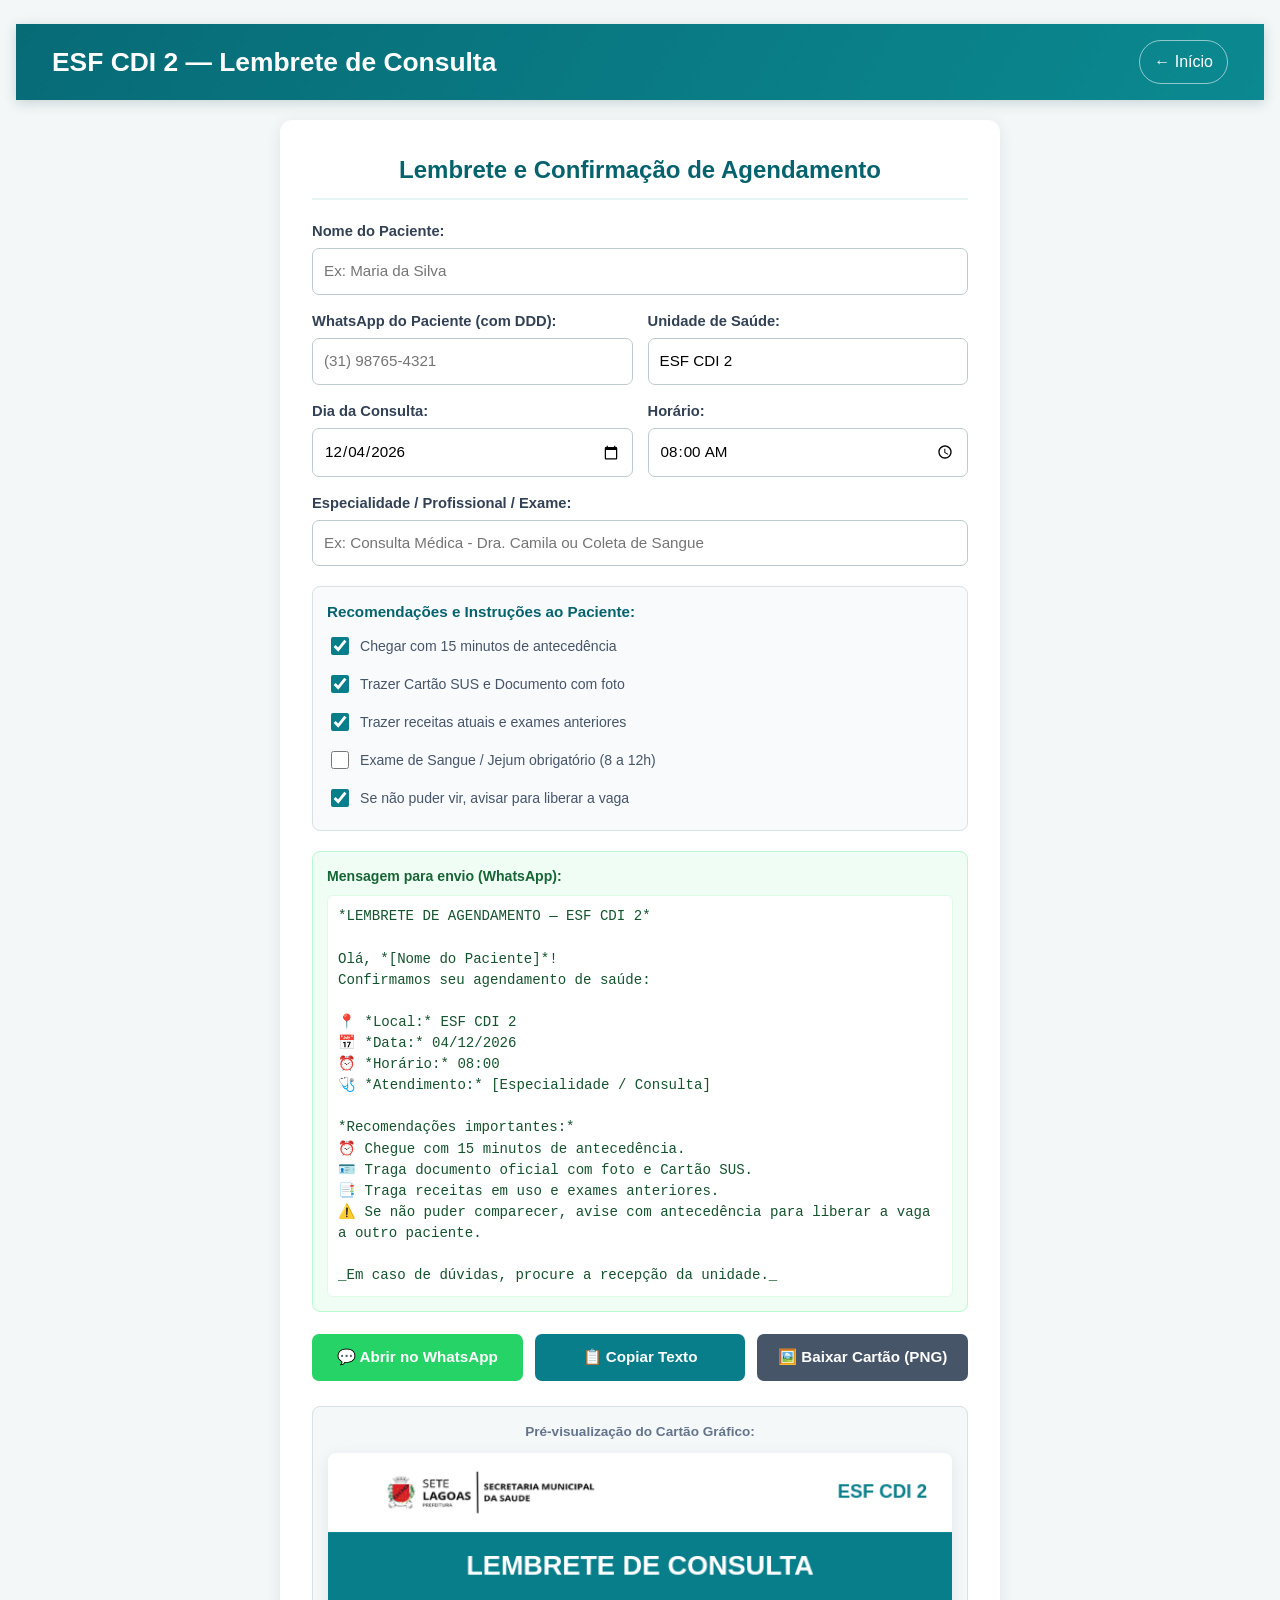
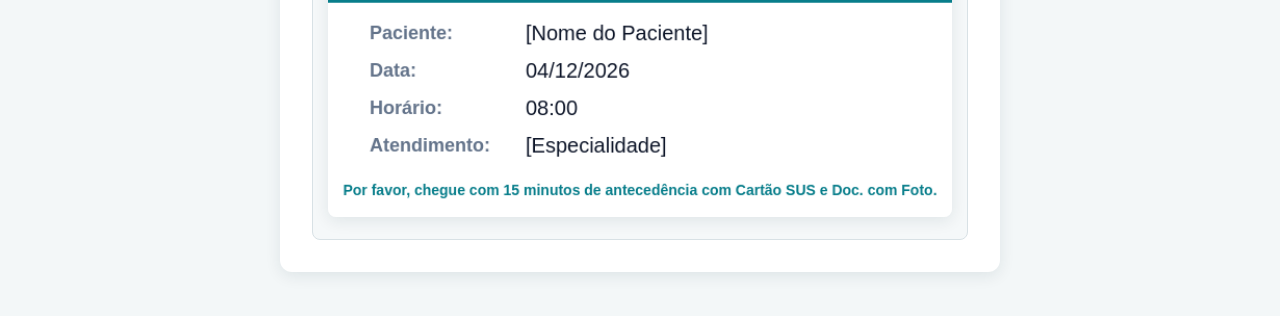
<file: Arquivos/Whatsapp Marcação.html>
<!DOCTYPE html>
<html lang="pt-BR">
<head>
    <meta charset="UTF-8">
    <meta http-equiv="refresh" content="0; url=whatsapp-marcacao.html">
    <title>Redirecionando...</title>
    <script>window.location.replace("whatsapp-marcacao.html" + window.location.search);</script>
</head>
<body>
    <p>Redirecionando para <a href="whatsapp-marcacao.html">whatsapp-marcacao.html</a>...</p>
</body>
</html>
</file>
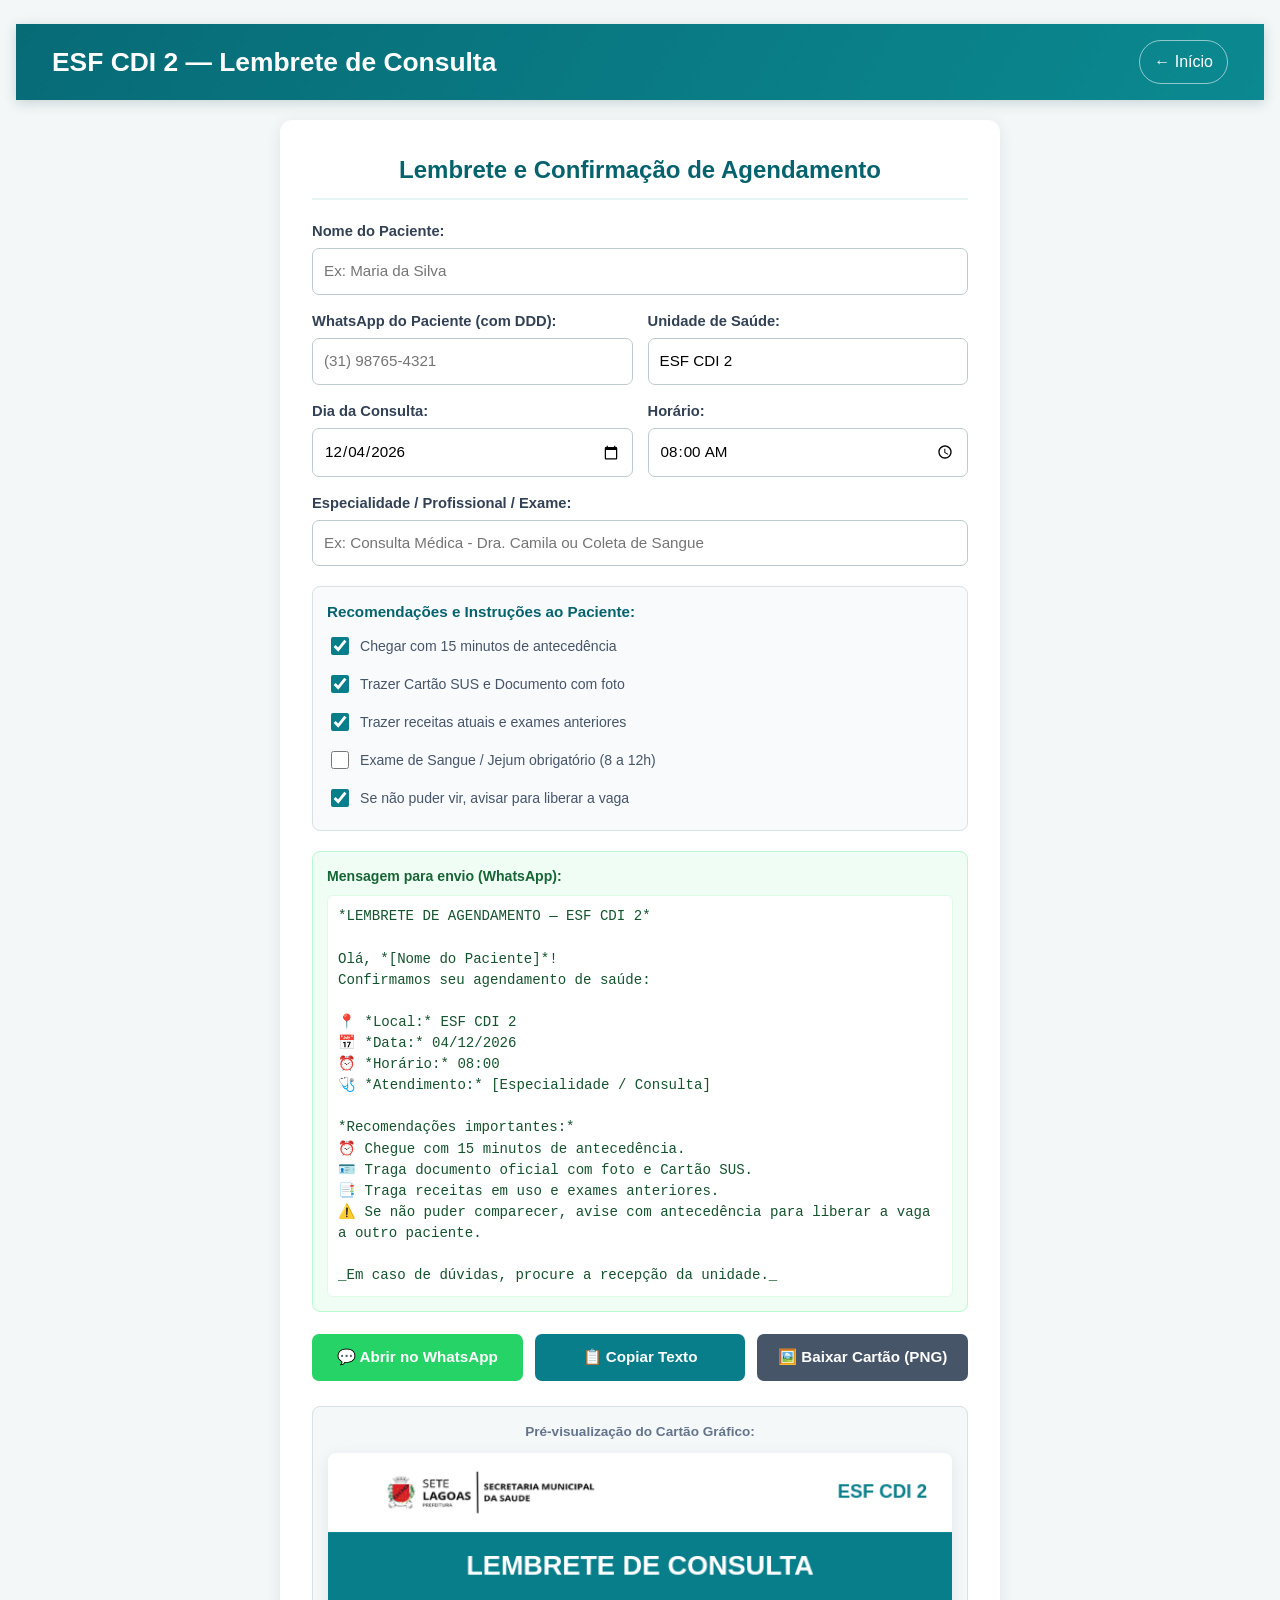
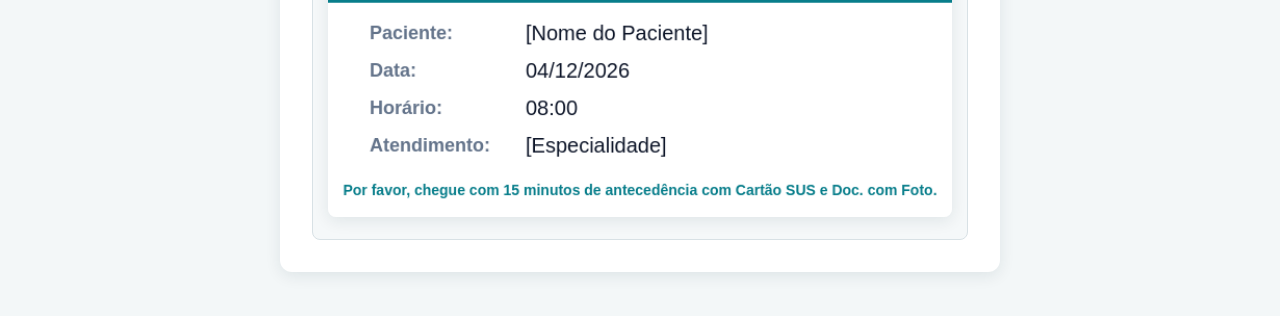
<file: Arquivos/whatsapp-marcacao.html>
<!DOCTYPE html>
<html lang="pt-BR">
<head>
    <meta charset="UTF-8">
    <meta name="viewport" content="width=device-width, initial-scale=1.0">
    <title>ESF CDI 2 — Lembrete de Consulta</title>
    <link rel="stylesheet" href="../assets/css/common.css">
    <link rel="stylesheet" href="../assets/css/whatsapp-marcacao.css">
    <script src="../assets/js/whatsapp-marcacao.js" defer></script>
</head>
<body>

<header class="app-header">
    <div class="app-header-inner">
        <h1>ESF CDI 2 — Lembrete de Consulta</h1>
        <a class="home-link" href="../index.html">← Início</a>
    </div>
</header>

<main class="container">
    <h2>Lembrete e Confirmação de Agendamento</h2>
    
    <div class="form-grid">
        <div class="form-group full-width">
            <label for="paciente">Nome do Paciente:</label>
            <input type="text" id="paciente" placeholder="Ex: Maria da Silva" autocomplete="off" required>
        </div>

        <div class="form-group">
            <label for="telefone">WhatsApp do Paciente (com DDD):</label>
            <input type="tel" id="telefone" placeholder="(31) 98765-4321" autocomplete="off">
        </div>

        <div class="form-group">
            <label for="localUnidade">Unidade de Saúde:</label>
            <input type="text" id="localUnidade" value="ESF CDI 2">
        </div>

        <div class="form-group">
            <label for="data">Dia da Consulta:</label>
            <input type="date" id="data">
        </div>

        <div class="form-group">
            <label for="horario">Horário:</label>
            <input type="time" id="horario" value="08:00">
        </div>

        <div class="form-group full-width">
            <label for="especialidade">Especialidade / Profissional / Exame:</label>
            <input type="text" id="especialidade" placeholder="Ex: Consulta Médica - Dra. Camila ou Coleta de Sangue" autocomplete="off">
        </div>
    </div>

    <div class="instructions-section">
        <h3>Recomendações e Instruções ao Paciente:</h3>
        <div class="instructions-grid">
            <label class="checkbox-label">
                <input type="checkbox" id="chkAntecedencia" checked> Chegar com 15 minutos de antecedência
            </label>
            <label class="checkbox-label">
                <input type="checkbox" id="chkDocs" checked> Trazer Cartão SUS e Documento com foto
            </label>
            <label class="checkbox-label">
                <input type="checkbox" id="chkExames" checked> Trazer receitas atuais e exames anteriores
            </label>
            <label class="checkbox-label">
                <input type="checkbox" id="chkJejum"> Exame de Sangue / Jejum obrigatório (8 a 12h)
            </label>
            <label class="checkbox-label">
                <input type="checkbox" id="chkAviso" checked> Se não puder vir, avisar para liberar a vaga
            </label>
        </div>
    </div>

    <div class="msg-preview-box">
        <h4>Mensagem para envio (WhatsApp):</h4>
        <div class="msg-preview-text" id="msgPreviewText"></div>
    </div>

    <div class="action-buttons">
        <button type="button" class="btn-whatsapp" id="btnWhatsapp" title="Abrir conversa no WhatsApp">
            💬 Abrir no WhatsApp
        </button>
        <button type="button" class="btn-copy" id="btnCopiar" title="Copiar texto para colar em qualquer lugar">
            📋 Copiar Texto
        </button>
        <button type="button" class="btn-png" id="btnDownload" title="Baixar imagem em formato de cartão">
            🖼️ Baixar Cartão (PNG)
        </button>
    </div>

    <div id="feedbackToast" class="feedback-toast"></div>

    <div class="preview-container">
        <label class="preview-label">Pré-visualização do Cartão Gráfico:</label>
        <canvas id="cartaoCanvas" width="600" height="350"></canvas>
    </div>
</main>

</body>
</html>
</file>
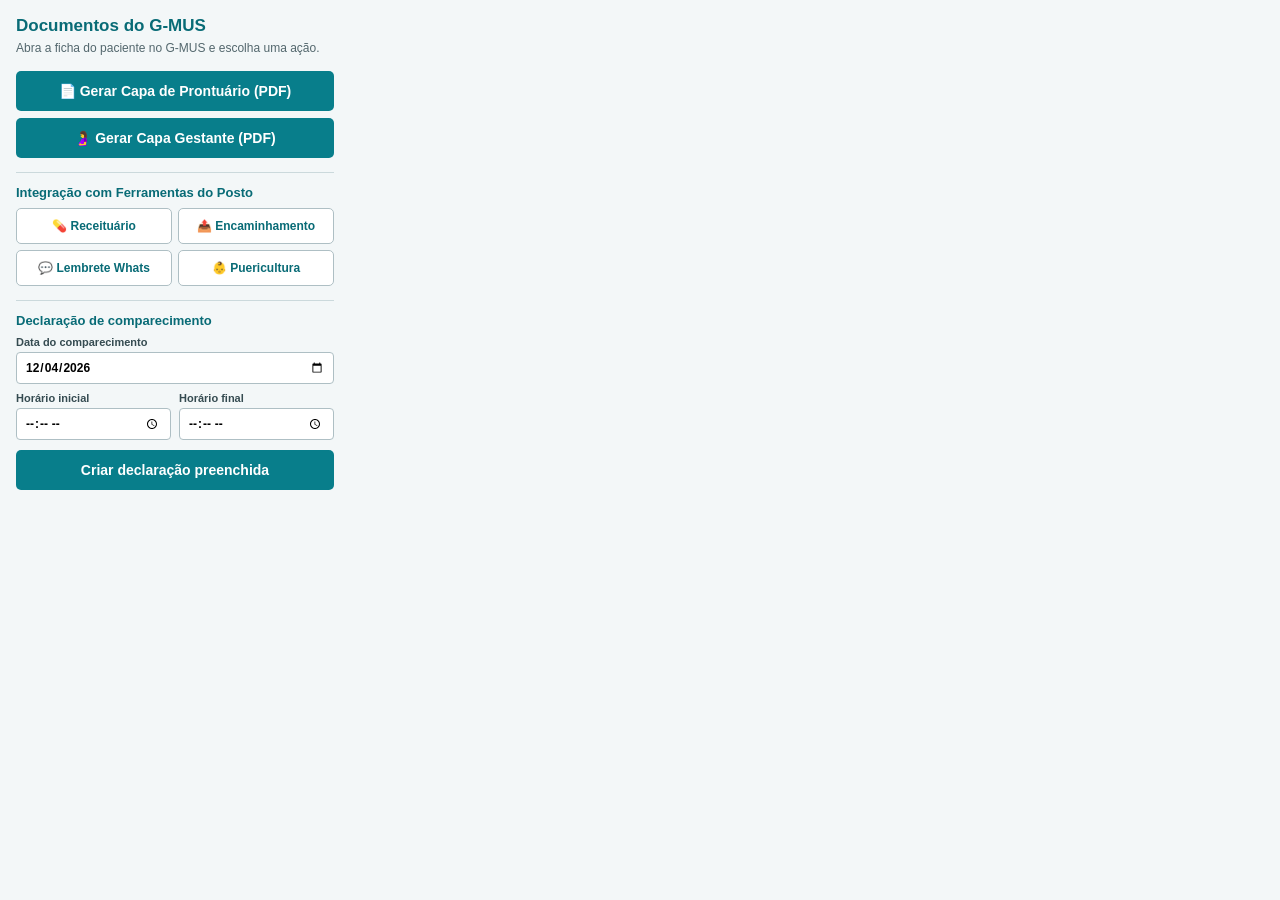
<file: Extensão/popup.html>
<!DOCTYPE html>
<html lang="pt-BR">
<head>
  <meta charset="UTF-8">
  <meta name="viewport" content="width=device-width, initial-scale=1.0">
  <style>
    * { box-sizing: border-box; }
    body {
      width: 350px;
      margin: 0;
      padding: 16px;
      color: #20343a;
      background: #f3f7f8;
      font: 14px Arial, sans-serif;
    }
    h1 { margin: 0 0 4px; color: #086b76; font-size: 17px; }
    .hint { margin: 0 0 14px; color: #53676d; font-size: 12px; line-height: 1.4; }
    .actions { display: grid; gap: 7px; }
    button {
      width: 100%;
      min-height: 40px;
      padding: 9px 12px;
      color: #fff;
      background: #087e8b;
      border: 0;
      border-radius: 5px;
      cursor: pointer;
      font: inherit;
      font-weight: 700;
    }
    button:hover:not(:disabled) { background: #06636d; }
    button:disabled { cursor: wait; opacity: .65; }

    .section-box {
      margin-top: 14px;
      padding-top: 12px;
      border-top: 1px solid #cbd9dc;
    }
    .section-box h2 { margin: 0 0 8px; font-size: 13px; color: #086b76; }
    
    .tools-grid { display: grid; grid-template-columns: 1fr 1fr; gap: 6px; }
    .tool-btn {
      background: #fff;
      color: #086b76;
      border: 1px solid #aebfc4;
      font-size: 12px;
      font-weight: 600;
      min-height: 36px;
      padding: 6px 8px;
    }
    .tool-btn:hover:not(:disabled) { background: #e6f4f4; color: #06636d; }

    .time-row { display: grid; grid-template-columns: 1fr 1fr; gap: 8px; margin-top: 8px; }
    label { display: grid; gap: 4px; color: #354b51; font-size: 11px; font-weight: 700; }
    input { width: 100%; min-height: 32px; padding: 5px 8px; border: 1px solid #aebfc4; border-radius: 4px; background: white; font: inherit; font-size: 12px; }
    #status { min-height: 28px; margin-top: 10px; color: #354b51; font-size: 12px; line-height: 1.35; }
  </style>
</head>
<body>
  <h1>Documentos do G-MUS</h1>
  <p class="hint">Abra a ficha do paciente no G-MUS e escolha uma ação.</p>
  
  <div class="actions">
    <button type="button" data-action="capa">📄 Gerar Capa de Prontuário (PDF)</button>
    <button type="button" data-action="gestante">🤰 Gerar Capa Gestante (PDF)</button>
  </div>

  <section class="section-box">
    <h2>Integração com Ferramentas do Posto</h2>
    <div class="tools-grid">
      <button type="button" class="tool-btn" data-tool="receita">💊 Receituário</button>
      <button type="button" class="tool-btn" data-tool="encaminhamento">📤 Encaminhamento</button>
      <button type="button" class="tool-btn" data-tool="whatsapp">💬 Lembrete Whats</button>
      <button type="button" class="tool-btn" data-tool="puericultura">👶 Puericultura</button>
    </div>
  </section>

  <section class="section-box" aria-labelledby="declarationTitle">
    <h2 id="declarationTitle">Declaração de comparecimento</h2>
    <label for="dataComparecimento">Data do comparecimento
      <input id="dataComparecimento" type="date" required>
    </label>
    <div class="time-row">
      <label for="horaInicio">Horário inicial
        <input id="horaInicio" type="time">
      </label>
      <label for="horaFim">Horário final
        <input id="horaFim" type="time">
      </label>
    </div>
    <button type="button" data-action="declaracao" style="margin-top: 10px">Criar declaração preenchida</button>
  </section>

  <div id="status" role="status" aria-live="polite"></div>

  <script src="pdf-lib.min.js"></script>
  <script src="popup.js"></script>
</body>
</html>
</file>
<file: assets/css/common.css>
/* Base visual compartilhada ESF CDI 2 */
:root {
    --brand: #087e8b;
    --brand-dark: #06636d;
    --brand-soft: #e6f4f4;
    --surface: #fff;
    --page-bg: #f3f7f8;
    --text: #1f2937;
    --muted: #64748b;
    --border: #d8e1e5;
    --danger: #c62828;
    --radius: 12px;
    --shadow: 0 4px 16px rgba(15, 45, 55, .09);
    font-family: Inter, Roboto, "Segoe UI", system-ui, -apple-system, sans-serif;
}
* { box-sizing: border-box; }
html { min-width: 320px; overflow-x: hidden; }
body { margin: 0; min-height: 100vh; background: var(--page-bg); color: var(--text); line-height: 1.5; }
img, canvas, iframe { max-width: 100%; }
button, input, select, textarea { font: inherit; }
button { min-height: 44px; cursor: pointer; }
input, select, textarea { min-width: 0; }
:focus-visible { outline: 3px solid rgba(8, 126, 139, .3); outline-offset: 2px; }
.app-header { width: 100%; padding: 16px clamp(16px, 4vw, 36px); color: #fff; background: linear-gradient(120deg, #076b76, #0b8990); box-shadow: 0 3px 12px rgba(10, 52, 61, .18); }
.app-header-inner { width: min(1200px, 100%); margin: 0 auto; display: flex; align-items: center; justify-content: space-between; gap: 16px; }
.app-header h1 { margin: 0; font-size: clamp(1.2rem, 3vw, 1.65rem); line-height: 1.25; }
.app-header p { margin: 4px 0 0; color: rgba(255,255,255,.85); font-size: .92rem; }
.home-link { display: inline-flex; align-items: center; justify-content: center; min-height: 44px; padding: 8px 14px; color: #fff; border: 1px solid rgba(255,255,255,.55); border-radius: 999px; text-decoration: none; white-space: nowrap; }
.home-link:hover { background: rgba(255,255,255,.14); }
.card, .form-card { background: var(--surface); border-radius: var(--radius); box-shadow: var(--shadow); }
.document-viewer { width: min(1200px, 100%); margin: 0 auto; padding: clamp(16px, 4vw, 32px); }
.document-viewer > p { margin: 0 0 12px; }
.document-viewer a { color: var(--brand-dark); font-weight: 600; }
.pdf-frame { display: block; width: 100%; height: min(78vh, 900px); min-height: 420px; border: 0; border-radius: var(--radius); background: #fff; box-shadow: var(--shadow); }
.print-branding { display: flex; align-items: center; justify-content: center; gap: 5mm; padding-bottom: 4mm; border-bottom: 1.5px solid var(--brand); }
.print-branding img { display: block; width: min(58mm, 100%); height: auto; }
.print-branding-unit { text-align: left; }
.print-branding-unit strong { display: block; font-size: 12pt; }
.print-branding-unit span { display: block; color: #475569; font-size: 9pt; }
.form-group, .input-group { min-width: 0; }
label { display: block; margin-bottom: 5px; font-weight: 600; }
input:not([type="checkbox"]), select, textarea { max-width: 100%; }
button { transition: filter .15s ease, transform .15s ease; }
button:hover { filter: brightness(.96); }
@media (max-width: 600px) {
    .app-header-inner { align-items: flex-start; flex-direction: column; }
    .row, .action-bar, .btn-container { flex-wrap: wrap; }
    .pdf-frame { height: 70vh; min-height: 360px; }
}
@media print {
    .app-header, .home-link { display: none !important; }
    a[href] { color: inherit !important; text-decoration: none !important; }
}
</file>
<file: assets/css/home.css>
body { font-family: Roboto, "Segoe UI", sans-serif; display: flex; flex-direction: column; align-items: center; background: var(--page-bg); margin: 0; min-height: 100vh; }
.app-bar { width: 100%; padding: 22px 20px; color: #fff; background: linear-gradient(120deg, #076b76, #0b8990); text-align: center; box-shadow: 0 3px 12px rgba(10, 52, 61, .18); }
.app-bar h1 { margin: 0; font-size: clamp(1.4rem, 4vw, 1.9rem); font-weight: 700; letter-spacing: -0.02em; }
.app-bar p { margin: 6px 0 0; font-size: 0.95rem; opacity: 0.9; }

.container { width: min(1200px, 100%); padding: clamp(16px, 3vw, 32px); display: flex; flex-direction: column; align-items: center; }

/* Barra de Filtro Rápido */
.search-container { width: min(700px, 100%); margin: 10px 0 30px; display: flex; flex-direction: column; gap: 10px; }
.quick-search { display: flex; align-items: center; gap: 10px; background: #fff; padding: 10px 18px; border-radius: 999px; box-shadow: var(--shadow); border: 1px solid var(--border); }
.quick-search span.material-icons { color: var(--brand); font-size: 24px; }
.quick-search input { flex: 1; border: 0; outline: 0; font-size: 1rem; background: transparent; }
.quick-search input::placeholder { color: var(--muted); }

/* Seções e Categorias */
.section-title-cat { width: 100%; margin: 26px 0 14px; font-size: 1.15rem; font-weight: 700; color: var(--brand-dark); display: flex; align-items: center; gap: 8px; border-bottom: 2px solid var(--border); padding-bottom: 6px; }
.section-title-cat .material-icons { font-size: 22px; color: var(--brand); }

.cards-grid { display: grid; grid-template-columns: repeat(auto-fill, minmax(min(100%, 260px), 1fr)); gap: 16px; width: 100%; }
.card-item { min-height: 110px; padding: 18px 16px; display: flex; align-items: center; gap: 16px; border-radius: var(--radius); background: var(--surface); box-shadow: var(--shadow); color: var(--text); text-decoration: none; font-weight: 600; border: 1px solid transparent; transition: all .18s ease; }
.card-item:hover { transform: translateY(-3px); border-color: var(--brand); box-shadow: 0 8px 24px rgba(8, 126, 139, 0.16); }
.card-item .icon-wrapper { width: 50px; height: 50px; min-width: 50px; border-radius: 12px; background: var(--brand-soft); color: var(--brand); display: flex; align-items: center; justify-content: center; }
.card-item:hover .icon-wrapper { background: var(--brand); color: #fff; }
.card-item .icon-wrapper .material-icons { font-size: 28px; }
.card-item .text-info { display: flex; flex-direction: column; gap: 3px; }
.card-item .text-info strong { font-size: 0.98rem; color: #1e293b; }
.card-item .text-info span { font-size: 0.8rem; color: var(--muted); font-weight: normal; }

.badge-tag { display: inline-block; font-size: 0.72rem; padding: 2px 6px; border-radius: 4px; background: #e0f2fe; color: #0284c7; width: fit-content; font-weight: 700; }
.badge-tag.novo { background: #dcfce7; color: #15803d; }
.badge-tag.externo { background: #fef3c7; color: #b45309; }

.no-results { grid-column: 1 / -1; text-align: center; padding: 40px; color: var(--muted); font-size: 1.05rem; display: none; }

/* Rodapé Institucional */
.app-footer { width: 100%; margin-top: auto; padding: 24px 20px; background: #fff; border-top: 1px solid var(--border); text-align: center; color: var(--muted); font-size: 0.88rem; line-height: 1.5; }
.app-footer strong { color: var(--brand-dark); }

@media (max-width: 600px) {
    .cards-grid { grid-template-columns: 1fr; }
    .card-item { padding: 14px; }
}
</file>
<file: assets/css/calculadoras.css>
body { background: var(--page-bg); font-family: "Segoe UI", Roboto, sans-serif; color: var(--text); padding-bottom: 40px; }
.calc-container { width: min(1050px, 100%); margin: 24px auto; padding: 0 16px; }
.page-title { text-align: center; margin-bottom: 24px; color: var(--brand-dark); }
.page-title h2 { margin: 0 0 6px; }
.page-title p { margin: 0; color: var(--muted); font-size: 0.95rem; }

.tabs { display: flex; gap: 8px; justify-content: center; margin-bottom: 24px; flex-wrap: wrap; }
.tab-btn { padding: 10px 18px; border: 1px solid var(--border); border-radius: 999px; background: #fff; color: #475569; font-weight: 600; font-size: 0.95rem; cursor: pointer; display: flex; align-items: center; gap: 8px; transition: all 0.15s ease; }
.tab-btn:hover { background: var(--brand-soft); color: var(--brand-dark); }
.tab-btn.active { background: var(--brand); color: #fff; border-color: var(--brand); box-shadow: 0 2px 8px rgba(8, 126, 139, 0.25); }

.calc-card { display: none; background: #fff; border-radius: var(--radius); padding: clamp(20px, 4vw, 32px); box-shadow: var(--shadow); border-top: 5px solid var(--brand); }
.calc-card.active { display: block; }
.calc-card h3 { margin: 0 0 8px; color: var(--brand-dark); font-size: 1.25rem; }
.calc-card p.desc { margin: 0 0 20px; color: var(--muted); font-size: 0.9rem; }

.form-grid { display: grid; grid-template-columns: repeat(auto-fit, minmax(220px, 1fr)); gap: 16px; margin-bottom: 20px; }
.form-group { display: flex; flex-direction: column; gap: 6px; }
.form-group label { font-size: 0.9rem; font-weight: 600; color: #334155; }
.form-group input, .form-group select { padding: 10px 12px; border: 1px solid #bdcbd0; border-radius: 7px; font-size: 0.95rem; }
.form-group input:focus, .form-group select:focus { outline: none; border-color: var(--brand); box-shadow: 0 0 0 3px rgba(8,126,139,.12); }

.btn-calc { padding: 12px 24px; color: #fff; background: var(--brand); border: 0; border-radius: 7px; font-weight: 700; font-size: 1rem; cursor: pointer; }
.btn-calc:hover { filter: brightness(0.92); }

.result-box { margin-top: 24px; padding: 18px; border-radius: 8px; background: #f8fafc; border: 1px solid var(--border); display: none; }
.result-box.show { display: block; }
.result-box h4 { margin: 0 0 12px; color: var(--brand-dark); font-size: 1.1rem; }
.result-grid { display: grid; grid-template-columns: repeat(auto-fit, minmax(180px, 1fr)); gap: 12px; }
.result-item { background: #fff; padding: 12px; border-radius: 6px; border: 1px solid #e2e8f0; }
.result-item span.label { display: block; font-size: 0.8rem; color: #64748b; font-weight: 600; text-transform: uppercase; }
.result-item span.value { display: block; font-size: 1.3rem; font-weight: 700; color: var(--brand-dark); margin-top: 4px; }
.result-interpretation { margin-top: 14px; padding: 12px; border-radius: 6px; font-size: 0.92rem; line-height: 1.45; }

.badge-normal { background: #dcfce7; color: #166534; border: 1px solid #86efac; }
.badge-alerta { background: #fef9c3; color: #854d0e; border: 1px solid #fde047; }
.badge-perigo { background: #fee2e2; color: #991b1b; border: 1px solid #fca5a5; }

@media (max-width: 600px) {
    .tabs { flex-direction: column; }
    .tab-btn { width: 100%; justify-content: center; }
}
</file>
<file: assets/css/calendario_vacinal.css>
/* Estilos para Calendário Vacinal & Puericultura — ESF CDI 2 */
body {
    background: var(--page-bg);
    font-family: "Segoe UI", Roboto, sans-serif;
    color: var(--text);
    padding-bottom: 50px;
}

.guide-container {
    width: min(1140px, 100%);
    margin: 20px auto;
    padding: 0 16px;
}

.page-header {
    text-align: center;
    margin-bottom: 20px;
    color: var(--brand-dark);
}

.page-header h2 {
    margin: 0 0 6px;
    font-size: 1.6rem;
}

.page-header p {
    margin: 0;
    color: var(--muted);
    font-size: 0.95rem;
}

/* Abas */
.tabs {
    display: flex;
    gap: 10px;
    justify-content: center;
    margin-bottom: 20px;
    flex-wrap: wrap;
}

.tab-btn {
    padding: 11px 22px;
    border: 1px solid var(--border);
    border-radius: 999px;
    background: #fff;
    color: #475569;
    font-weight: 600;
    font-size: 0.95rem;
    cursor: pointer;
    transition: all 0.15s ease;
    display: inline-flex;
    align-items: center;
    gap: 8px;
}

.tab-btn:hover {
    background: var(--brand-soft);
    color: var(--brand-dark);
}

.tab-btn.active {
    background: var(--brand);
    color: #fff;
    border-color: var(--brand);
    box-shadow: 0 3px 10px rgba(8, 126, 139, 0.28);
}

.guide-section {
    display: none;
    background: #fff;
    border-radius: var(--radius);
    padding: clamp(20px, 3.5vw, 32px);
    box-shadow: var(--shadow);
    border-top: 5px solid var(--brand);
}

.guide-section.active {
    display: block;
}

.section-head {
    display: flex;
    justify-content: space-between;
    align-items: center;
    flex-wrap: wrap;
    gap: 12px;
    margin-bottom: 18px;
    padding-bottom: 12px;
    border-bottom: 1px solid var(--border);
}

.section-head h3 {
    margin: 0;
    color: var(--brand-dark);
    font-size: 1.3rem;
    display: flex;
    align-items: center;
    gap: 8px;
}

.section-actions {
    display: flex;
    gap: 8px;
    flex-wrap: wrap;
}

.btn-action {
    display: inline-flex;
    align-items: center;
    gap: 6px;
    padding: 8px 14px;
    border-radius: 6px;
    border: 1px solid var(--border);
    background: #fff;
    color: #334155;
    font-weight: 600;
    font-size: 0.88rem;
    cursor: pointer;
    transition: all 0.15s ease;
    min-height: 38px;
}

.btn-action:hover {
    background: #f1f5f9;
}

.btn-action.btn-primary {
    background: var(--brand);
    color: #fff;
    border-color: var(--brand);
}

.btn-action.btn-primary:hover {
    background: var(--brand-dark);
}

.btn-action.btn-success {
    background: #15803d;
    color: #fff;
    border-color: #15803d;
}

.btn-action.btn-success:hover {
    background: #166534;
}

/* Busca e Filtros Rápidos */
.search-toolbar {
    display: flex;
    flex-direction: column;
    gap: 12px;
    margin-bottom: 18px;
}

.search-box input {
    width: 100%;
    padding: 11px 16px;
    border: 1px solid var(--border);
    border-radius: 8px;
    font-size: 0.95rem;
}

.search-box input:focus {
    outline: none;
    border-color: var(--brand);
    box-shadow: 0 0 0 3px rgba(8,126,139,.12);
}

.filter-chips {
    display: flex;
    gap: 6px;
    flex-wrap: wrap;
}

.chip {
    padding: 5px 12px;
    border-radius: 999px;
    background: #f1f5f9;
    border: 1px solid #cbd5e1;
    color: #475569;
    font-size: 0.82rem;
    font-weight: 600;
    cursor: pointer;
    transition: all 0.15s ease;
}

.chip:hover, .chip.active {
    background: var(--brand-soft);
    color: var(--brand-dark);
    border-color: var(--brand);
}

/* Formulário de Identificação da Criança */
.patient-form-card {
    background: #f8fafc;
    border: 1px solid var(--border);
    border-radius: 10px;
    padding: 16px 20px;
    margin-bottom: 22px;
}

.patient-form-title {
    font-size: 1rem;
    font-weight: 700;
    color: var(--brand-dark);
    margin-bottom: 12px;
    display: flex;
    align-items: center;
    justify-content: space-between;
    flex-wrap: wrap;
    gap: 8px;
}

.age-badge {
    background: #e0f2fe;
    color: #0369a1;
    font-size: 0.82rem;
    font-weight: 700;
    padding: 4px 10px;
    border-radius: 999px;
    border: 1px solid #bae6fd;
}

.form-row {
    display: grid;
    grid-template-columns: repeat(auto-fit, minmax(200px, 1fr));
    gap: 12px;
    margin-bottom: 10px;
}

.form-group {
    display: flex;
    flex-direction: column;
    gap: 4px;
}

.form-group label {
    font-size: 0.82rem;
    font-weight: 600;
    color: #475569;
}

.form-group input, .form-group select {
    padding: 8px 12px;
    border: 1px solid var(--border);
    border-radius: 6px;
    font-size: 0.9rem;
    background: #fff;
    min-height: 38px;
}

.form-group input:focus, .form-group select:focus {
    outline: none;
    border-color: var(--brand);
    box-shadow: 0 0 0 3px rgba(8,126,139,.1);
}

/* Tabela de Cronograma Puericultura */
.table-responsive {
    width: 100%;
    overflow-x: auto;
    border-radius: 8px;
    border: 1px solid var(--border);
}

table {
    width: 100%;
    border-collapse: collapse;
    text-align: left;
    font-size: 0.9rem;
}

th {
    background: #f1f5f9;
    color: #334155;
    padding: 11px 12px;
    font-weight: 700;
    border-bottom: 2px solid var(--border);
    white-space: nowrap;
}

td {
    padding: 10px 12px;
    border-bottom: 1px solid #e2e8f0;
    vertical-align: top;
}

tr:hover td {
    background: #f8fafc;
}

.col-consulta {
    width: 16%;
    font-weight: 600;
    color: #1e293b;
}

.col-data-prev {
    width: 14%;
    white-space: nowrap;
}

.col-data-prev .weekday {
    display: block;
    font-size: 0.76rem;
    color: var(--muted);
}

.col-agendada {
    width: 15%;
}

.col-agendada input[type="date"] {
    width: 100%;
    padding: 5px 8px;
    border: 1px solid var(--border);
    border-radius: 4px;
    font-size: 0.85rem;
}

.col-status {
    width: 11%;
}

.col-status select {
    width: 100%;
    padding: 5px 6px;
    border-radius: 4px;
    border: 1px solid var(--border);
    font-size: 0.82rem;
    font-weight: 600;
}

.col-marcos {
    width: 28%;
    font-size: 0.85rem;
    line-height: 1.4;
    color: #334155;
}

.col-marcos strong {
    color: #0f172a;
}

.col-anotacoes {
    width: 16%;
}

.col-anotacoes textarea {
    width: 100%;
    min-height: 52px;
    resize: vertical;
    padding: 5px 8px;
    border: 1px solid var(--border);
    border-radius: 4px;
    font-size: 0.82rem;
    line-height: 1.3;
}

/* Badges de Status */
.badge-status {
    display: inline-block;
    padding: 3px 8px;
    border-radius: 4px;
    font-size: 0.76rem;
    font-weight: 700;
}
.status-prevista { background: #fef3c7; color: #92400e; }
.status-agendada { background: #e0f2fe; color: #0369a1; }
.status-realizada { background: #dcfce7; color: #166534; }

/* Tag de Vacina */
.vaccine-tag {
    display: inline-block;
    background: #eef2ff;
    color: #4338ca;
    padding: 1px 6px;
    border-radius: 3px;
    font-size: 0.76rem;
    font-weight: 600;
    margin-top: 3px;
    border: 1px solid #c7d2fe;
}

/* Card Informativo */
.info-card {
    background: #f8fafc;
    border-left: 4px solid var(--brand);
    padding: 12px 16px;
    border-radius: 6px;
    margin-bottom: 18px;
    font-size: 0.88rem;
    line-height: 1.5;
    color: #334155;
}

.info-card strong {
    color: var(--brand-dark);
}

/* =========================================================
   ÁREA DE IMPRESSÃO EXCLUSIVA (A4)
   ========================================================= */
.print-sheet {
    display: none;
    background: #fff;
    color: #111;
    font-family: -apple-system, BlinkMacSystemFont, "Segoe UI", Roboto, Helvetica, Arial, sans-serif;
}

/* Visualização prévia da impressão se ativada por script */
body.print-preview .guide-container,
body.print-preview .app-header {
    display: none !important;
}

body.print-preview .print-sheet.active-print {
    display: block !important;
    width: 210mm;
    margin: 0 auto;
    padding: 12mm 15mm;
    background: #fff;
    box-shadow: none;
}

/* Regras de @media print nativo */
@media print {
    body {
        background: #fff !important;
        color: #000 !important;
        padding: 0 !important;
        margin: 0 !important;
    }

    .app-header,
    .guide-container,
    .tabs,
    .section-actions,
    .search-toolbar,
    .btn-action {
        display: none !important;
    }

    .print-sheet.active-print {
        display: block !important;
        width: 100% !important;
        margin: 0 !important;
        padding: 6mm 10mm !important;
    }

    @page {
        size: A4 portrait;
        margin: 8mm;
    }

    /* Impressão específica do calendário vacinal se ativo */
    .print-sheet.print-vacinas.active-print {
        font-size: 8.5pt;
    }

    .print-sheet.print-vacinas.active-print table {
        font-size: 8pt;
    }

    .print-sheet.print-vacinas.active-print th,
    .print-sheet.print-vacinas.active-print td {
        padding: 4px 6px !important;
    }

    /* Impressão do cronograma de puericultura */
    .print-header {
        display: flex;
        align-items: center;
        gap: 12px;
        border-bottom: 2px solid #087e8b;
        padding-bottom: 6px;
        margin-bottom: 10px;
    }

    .print-header img {
        height: 48px;
        width: auto;
    }

    .print-header-text h1 {
        margin: 0;
        font-size: 13pt;
        color: #086b76;
        line-height: 1.2;
    }

    .print-header-text p {
        margin: 2px 0 0;
        font-size: 8.5pt;
        color: #475569;
    }

    .print-doc-title {
        text-align: center;
        margin: 8px 0 10px;
    }

    .print-doc-title h2 {
        margin: 0;
        font-size: 12pt;
        text-transform: uppercase;
        color: #0f172a;
        letter-spacing: 0.5px;
    }

    .print-doc-title span {
        font-size: 8pt;
        color: #64748b;
    }

    /* Box de Identificação na Impressão */
    .print-patient-box {
        border: 1px solid #cbd5e1;
        border-radius: 4px;
        padding: 6px 10px;
        margin-bottom: 10px;
        background: #f8fafc !important;
        -webkit-print-color-adjust: exact;
        print-color-adjust: exact;
    }

    .print-patient-grid {
        display: grid;
        grid-template-columns: 2fr 1fr 1fr;
        row-gap: 4px;
        column-gap: 12px;
        font-size: 8.5pt;
    }

    .print-patient-grid strong {
        color: #0f172a;
    }

    /* Tabela na Impressão */
    .print-table {
        width: 100%;
        border-collapse: collapse;
        font-size: 7.8pt;
        margin-bottom: 10px;
    }

    .print-table th {
        background: #f1f5f9 !important;
        color: #0f172a !important;
        border: 1px solid #cbd5e1;
        padding: 5px 6px;
        font-weight: 700;
        text-align: left;
        -webkit-print-color-adjust: exact;
        print-color-adjust: exact;
    }

    .print-table td {
        border: 1px solid #cbd5e1;
        padding: 4px 6px;
        vertical-align: middle;
        line-height: 1.25;
    }

    .print-table tr:nth-child(even) td {
        background: #fafafa !important;
        -webkit-print-color-adjust: exact;
        print-color-adjust: exact;
    }

    .print-notes-box {
        border: 1px dashed #cbd5e1;
        padding: 6px 8px;
        margin-bottom: 8px;
        font-size: 7.5pt;
        border-radius: 4px;
        line-height: 1.35;
        background: #f8fafc !important;
        -webkit-print-color-adjust: exact;
        print-color-adjust: exact;
    }

    .print-notes-box strong {
        color: #086b76;
    }

    .print-footer-signatures {
        display: flex;
        justify-content: space-between;
        align-items: flex-end;
        margin-top: 14px;
        padding-top: 6px;
        font-size: 8pt;
    }

    .sign-box {
        text-align: center;
        width: 45%;
    }

    .sign-line {
        border-top: 1px solid #000;
        margin-bottom: 3px;
        height: 1px;
    }
}

@media (max-width: 600px) {
    .tabs { flex-direction: column; }
    .tab-btn { width: 100%; justify-content: center; }
    .section-head { flex-direction: column; align-items: flex-start; }
    .section-actions { width: 100%; }
    .btn-action { flex: 1; justify-content: center; }
}
</file>
<file: assets/css/encaminhamento.css>
body { font-family: "Segoe UI", Tahoma, sans-serif; }
.screen-container { width: min(920px, 100%); margin: 20px auto; padding: clamp(14px, 3vw, 24px); }
.header-app { text-align: center; margin: 0 0 26px; color: var(--brand-dark); }
.header-app h2 { margin: 0 0 8px; }
.forms-wrapper { display: flex; flex-direction: column; gap: 18px; }
.form-card { padding: clamp(16px, 3vw, 25px); border-top: 5px solid var(--brand); position: relative; }
.card-header-flex { display: flex; justify-content: space-between; align-items: center; margin-bottom: 18px; padding-bottom: 10px; border-bottom: 1px solid var(--border); flex-wrap: wrap; gap: 10px; }
.card-header-flex h2 { margin: 0; color: var(--brand-dark); font-size: 1.2rem; }
.card-header-actions { display: flex; gap: 8px; }
.btn-small { padding: 6px 12px; font-size: 0.85rem; border-radius: 6px; border: 1px solid var(--border); background: #f8fafc; color: var(--brand-dark); cursor: pointer; font-weight: 600; display: inline-flex; align-items: center; gap: 4px; }
.btn-small:hover { background: var(--brand-soft); border-color: var(--brand); }
.btn-small.danger:hover { background: #fee2e2; border-color: var(--danger); color: var(--danger); }

.input-group { display: flex; flex-direction: column; margin-bottom: 14px; }
.row { display: flex; gap: 15px; flex-wrap: wrap; }
.row .input-group { flex: 1 1 220px; }
label { font-size: .92rem; font-weight: 600; margin-bottom: 4px; color: #334155; }
input, select, textarea { width: 100%; padding: 11px 12px; border: 1px solid #bdcbd0; border-radius: 7px; background: #fff; font-size: 0.95rem; }
input:focus, select:focus, textarea:focus { outline: none; border-color: var(--brand); box-shadow: 0 0 0 3px rgba(8,126,139,.13); }
textarea { resize: vertical; min-height: 90px; }
.btn-print { width: 100%; margin-top: 20px; padding: 14px; color: white; background: var(--brand); border: 0; border-radius: 8px; font-size: 1.05rem; font-weight: 700; cursor: pointer; }
.btn-print:hover { filter: brightness(0.92); }

.print-container { display: none; }
.print-field-description-label { margin-top: 10px; }
.professional-name { font-weight: bold; margin-bottom: 4px; }

@page { size: A4 landscape; margin: 0; }
@media print {
    html, body { width: 297mm; height: 210mm; margin: 0 !important; padding: 0 !important; overflow: hidden; background: #fff; }
    .app-header, .screen-container { display: none !important; }
    .print-container { display: grid !important; grid-template-columns: minmax(0, 1fr) minmax(0, 1fr); gap: 6mm; width: 297mm; height: 210mm; padding: 5mm; box-sizing: border-box; }
    .referral-half { min-width: 0; min-height: 0; height: 200mm; padding: 7mm; border: 1.5px solid #2e8b57; border-radius: 3mm; display: flex; flex-direction: column; position: relative; overflow: visible; break-inside: avoid; }
    .print-header { text-align: center; font-size: 11pt; font-weight: bold; text-transform: uppercase; padding-bottom: 4mm; margin-bottom: 5mm; }
    .print-header .print-branding { text-transform: none; }
    .print-header span { display: block; line-height: 1.35; }
    .print-type { text-align: center; font-size: 12.5pt; font-weight: bold; margin-bottom: 4mm; padding: 2mm; background: #eee; border-radius: 1mm; }
    .print-field { margin-bottom: 1.5mm; font-size: 10pt; line-height: 1.35; overflow-wrap: anywhere; }
    .print-field strong { color: #000; }
    .print-description { flex: 1 1 auto; min-height: 18mm; border: 1px solid #bbb; border-radius: 2mm; padding: 3mm; margin-top: 1.5mm; font-size: 10pt; line-height: 1.35; white-space: pre-wrap; overflow-wrap: anywhere; }
    .print-footer { margin-top: 6mm; text-align: center; font-size: 9.5pt; }
    .signature-line { width: 70%; border-top: 1px solid #000; margin: 0 auto 2mm; }
}
@media (max-width: 600px) { .screen-container { margin: 8px auto; } }
</file>
<file: assets/css/folha_ponto.css>
/* Estilos da Folha de Ponto Online - ESF CDI 2 */

.folha-container {
    width: min(1200px, 100%);
    margin: 24px auto 48px;
    padding: 0 16px;
    display: flex;
    flex-direction: column;
    gap: 20px;
}

/* Card Cabeçalho Informativo */
.info-banner {
    background: linear-gradient(135deg, #e6f4f4, #f0fdf4);
    border: 1px solid #c2e7e7;
    border-left: 5px solid var(--brand);
    border-radius: var(--radius);
    padding: 16px 20px;
    display: flex;
    align-items: center;
    justify-content: space-between;
    gap: 16px;
    flex-wrap: wrap;
}

.info-banner-text h2 {
    margin: 0 0 4px;
    font-size: 1.15rem;
    color: var(--brand-dark);
}

.info-banner-text p {
    margin: 0;
    font-size: 0.9rem;
    color: #475569;
}

.info-banner-actions {
    display: flex;
    gap: 10px;
    flex-wrap: wrap;
}

.btn-secondary-link {
    display: inline-flex;
    align-items: center;
    gap: 6px;
    padding: 8px 14px;
    border-radius: 8px;
    background: #fff;
    color: var(--brand-dark);
    border: 1px solid var(--border);
    font-size: 0.86rem;
    font-weight: 600;
    text-decoration: none;
    transition: all 0.15s ease;
}

.btn-secondary-link:hover {
    background: var(--brand-soft);
    border-color: var(--brand);
}

/* Painel de Formulário e Automação */
.control-card {
    background: var(--surface);
    border-radius: var(--radius);
    box-shadow: var(--shadow);
    padding: clamp(16px, 3vw, 24px);
    border: 1px solid var(--border);
}

.card-title-bar {
    display: flex;
    align-items: center;
    justify-content: space-between;
    padding-bottom: 12px;
    margin-bottom: 16px;
    border-bottom: 1.5px solid #edf2f7;
    flex-wrap: wrap;
    gap: 10px;
}

.card-title-bar h3 {
    margin: 0;
    font-size: 1.05rem;
    color: var(--brand-dark);
    display: flex;
    align-items: center;
    gap: 8px;
}

.card-title-bar .badge-info {
    font-size: 0.78rem;
    font-weight: 600;
    background: var(--brand-soft);
    color: var(--brand);
    padding: 3px 8px;
    border-radius: 6px;
}

/* Grids de Inputs */
.form-row-grid {
    display: grid;
    grid-template-columns: repeat(auto-fit, minmax(min(100%, 220px), 1fr));
    gap: 14px;
    margin-bottom: 12px;
}

.input-box {
    display: flex;
    flex-direction: column;
    gap: 5px;
}

.input-box label {
    font-size: 0.85rem;
    font-weight: 600;
    color: #334155;
    display: flex;
    align-items: center;
    gap: 4px;
}

.input-box input,
.input-box select {
    width: 100%;
    padding: 9px 12px;
    border: 1px solid #cbd5e1;
    border-radius: 8px;
    background: #fff;
    font-size: 0.92rem;
    color: var(--text);
    transition: border-color 0.15s, box-shadow 0.15s;
}

.input-box input:focus,
.input-box select:focus {
    border-color: var(--brand);
    outline: none;
    box-shadow: 0 0 0 3px rgba(8, 126, 139, 0.15);
}

.input-hint {
    font-size: 0.76rem;
    color: #64748b;
    margin-top: 2px;
}

/* Barra de Ações Rápidas / Automação */
.automation-panel {
    background: #f8fafc;
    border: 1px dashed #cbd5e1;
    border-radius: 10px;
    padding: 14px 16px;
    margin-top: 14px;
}

.automation-header {
    display: flex;
    align-items: center;
    justify-content: space-between;
    margin-bottom: 10px;
    flex-wrap: wrap;
    gap: 8px;
}

.automation-header span {
    font-size: 0.88rem;
    font-weight: 700;
    color: #1e293b;
    display: flex;
    align-items: center;
    gap: 6px;
}

.preset-pills {
    display: flex;
    gap: 8px;
    flex-wrap: wrap;
}

.preset-btn {
    background: #fff;
    border: 1px solid #cbd5e1;
    padding: 5px 10px;
    border-radius: 6px;
    font-size: 0.8rem;
    font-weight: 600;
    color: #334155;
    cursor: pointer;
    min-height: 32px;
    transition: all 0.15s ease;
}

.preset-btn:hover {
    background: var(--brand-soft);
    color: var(--brand-dark);
    border-color: var(--brand);
}

.preset-btn.active {
    background: var(--brand);
    color: #fff;
    border-color: var(--brand-dark);
}

.automation-buttons {
    display: flex;
    gap: 8px;
    flex-wrap: wrap;
    margin-top: 10px;
}

.btn-auto {
    background: #fff;
    border: 1px solid #94a3b8;
    color: #1e293b;
    font-size: 0.84rem;
    font-weight: 600;
    padding: 8px 14px;
    border-radius: 7px;
    display: inline-flex;
    align-items: center;
    gap: 6px;
    cursor: pointer;
    min-height: 36px;
    transition: all 0.15s ease;
}

.btn-auto:hover {
    background: #f1f5f9;
    border-color: #64748b;
}

.btn-auto.primary-auto {
    background: #e6f4f4;
    border-color: var(--brand);
    color: var(--brand-dark);
}

.btn-auto.primary-auto:hover {
    background: var(--brand);
    color: #fff;
}

.btn-auto.danger-auto {
    color: #b91c1c;
    border-color: #fca5a5;
    background: #fff;
}

.btn-auto.danger-auto:hover {
    background: #fee2e2;
    border-color: #ef4444;
}

/* Tabela de Dias do Mês */
.table-card {
    background: var(--surface);
    border-radius: var(--radius);
    box-shadow: var(--shadow);
    border: 1px solid var(--border);
    overflow: hidden;
}

.table-responsive {
    width: 100%;
    overflow-x: auto;
    -webkit-overflow-scrolling: touch;
}

.ponto-table {
    width: 100%;
    border-collapse: collapse;
    font-size: 0.88rem;
    min-width: 860px;
}

.ponto-table thead th {
    background: #f1f5f9;
    color: #334155;
    font-weight: 700;
    text-align: center;
    padding: 10px 8px;
    border-bottom: 2px solid #cbd5e1;
    border-right: 1px solid #e2e8f0;
    white-space: nowrap;
}

.ponto-table thead th:last-child {
    border-right: none;
}

.ponto-table thead th.col-dia {
    width: 90px;
}

.ponto-table tbody tr {
    border-bottom: 1px solid #e2e8f0;
    transition: background 0.12s ease;
}

.ponto-table tbody tr:hover {
    background: #f8fafc;
}

.ponto-table tbody tr.row-weekend {
    background: #fcfcfd;
}

.ponto-table tbody tr.row-disabled {
    background: #f3f4f6;
    opacity: 0.6;
}

.ponto-table tbody td {
    padding: 5px 6px;
    text-align: center;
    border-right: 1px solid #f1f5f9;
    vertical-align: middle;
}

.ponto-table tbody td:last-child {
    border-right: none;
}

.dia-badge-wrapper {
    display: flex;
    align-items: center;
    justify-content: center;
    gap: 6px;
    font-weight: 700;
    color: #1e293b;
}

.dia-num {
    font-size: 0.96rem;
    width: 24px;
    text-align: right;
}

.dia-semana {
    font-size: 0.74rem;
    padding: 2px 6px;
    border-radius: 4px;
    background: #e2e8f0;
    color: #475569;
    font-weight: 600;
    min-width: 34px;
    text-align: center;
}

.dia-semana.fds {
    background: #fee2e2;
    color: #991b1b;
}

.dia-semana.hoje {
    background: #dcfce7;
    color: #166534;
}

/* Inputs da Tabela */
.ponto-table input {
    width: 100%;
    padding: 6px 8px;
    font-size: 0.86rem;
    border: 1px solid #d1d5db;
    border-radius: 6px;
    text-align: center;
    background: #fff;
    box-sizing: border-box;
    transition: border-color 0.15s;
}

.ponto-table input:focus {
    outline: none;
    border-color: var(--brand);
    box-shadow: 0 0 0 2px rgba(8, 126, 139, 0.2);
}

.ponto-table input.input-hora {
    max-width: 76px;
    font-family: monospace;
    font-size: 0.92rem;
    font-weight: 600;
}

.ponto-table input.input-local {
    max-width: 130px;
    text-align: left;
}

.row-actions {
    display: flex;
    gap: 4px;
    justify-content: center;
}

.btn-row-action {
    background: transparent;
    border: 1px solid #e2e8f0;
    color: #64748b;
    border-radius: 4px;
    padding: 3px 6px;
    font-size: 0.72rem;
    min-height: 26px;
    cursor: pointer;
    line-height: 1;
}

.btn-row-action:hover {
    background: #f1f5f9;
    color: var(--brand-dark);
    border-color: #cbd5e1;
}

/* Barra Fixa / Final de Ações */
.actions-footer-bar {
    background: var(--surface);
    border: 1px solid var(--border);
    border-radius: var(--radius);
    padding: 16px 20px;
    box-shadow: var(--shadow);
    display: flex;
    align-items: center;
    justify-content: space-between;
    gap: 16px;
    flex-wrap: wrap;
}

.actions-status {
    display: flex;
    align-items: center;
    gap: 12px;
    font-size: 0.9rem;
    color: #475569;
}

.actions-status strong {
    color: #1e293b;
}

.actions-buttons {
    display: flex;
    align-items: center;
    gap: 10px;
    flex-wrap: wrap;
}

.btn-main {
    display: inline-flex;
    align-items: center;
    gap: 8px;
    padding: 10px 20px;
    border-radius: 8px;
    font-size: 0.95rem;
    font-weight: 700;
    border: none;
    cursor: pointer;
    min-height: 44px;
    transition: all 0.15s ease;
}

.btn-main.primary {
    background: linear-gradient(120deg, #076b76, #0b8990);
    color: #fff;
    box-shadow: 0 4px 12px rgba(8, 126, 139, 0.25);
}

.btn-main.primary:hover {
    transform: translateY(-1px);
    box-shadow: 0 6px 16px rgba(8, 126, 139, 0.35);
}

.btn-main.secondary {
    background: #f1f5f9;
    color: #334155;
    border: 1px solid #cbd5e1;
}

.btn-main.secondary:hover {
    background: #e2e8f0;
}

/* Modal de Pré-visualização do PDF */
.modal-overlay {
    position: fixed;
    top: 0;
    left: 0;
    right: 0;
    bottom: 0;
    background: rgba(15, 23, 42, 0.65);
    backdrop-filter: blur(4px);
    display: flex;
    align-items: center;
    justify-content: center;
    z-index: 9999;
    padding: 16px;
    opacity: 0;
    pointer-events: none;
    transition: opacity 0.2s ease;
}

.modal-overlay.open {
    opacity: 1;
    pointer-events: auto;
}

.modal-content {
    background: #fff;
    width: min(900px, 96vw);
    height: 90vh;
    border-radius: 14px;
    display: flex;
    flex-direction: column;
    overflow: hidden;
    box-shadow: 0 20px 40px rgba(0, 0, 0, 0.25);
}

.modal-header {
    padding: 14px 20px;
    background: linear-gradient(120deg, #076b76, #0b8990);
    color: #fff;
    display: flex;
    align-items: center;
    justify-content: space-between;
}

.modal-header h3 {
    margin: 0;
    font-size: 1.1rem;
    display: flex;
    align-items: center;
    gap: 8px;
}

.modal-close-btn {
    background: transparent;
    border: none;
    color: #fff;
    font-size: 1.4rem;
    cursor: pointer;
    min-height: 36px;
    padding: 4px 8px;
    border-radius: 6px;
}

.modal-close-btn:hover {
    background: rgba(255, 255, 255, 0.2);
}

.modal-body {
    flex: 1;
    background: #525659;
    padding: 0;
}

.modal-body iframe {
    width: 100%;
    height: 100%;
    border: none;
}

.modal-footer {
    padding: 12px 20px;
    background: #f8fafc;
    border-top: 1px solid #e2e8f0;
    display: flex;
    align-items: center;
    justify-content: flex-end;
    gap: 10px;
}

/* Toast de Notificação */
.toast-msg {
    position: fixed;
    bottom: 24px;
    right: 24px;
    background: #1e293b;
    color: #fff;
    padding: 12px 20px;
    border-radius: 8px;
    box-shadow: 0 8px 24px rgba(0, 0, 0, 0.2);
    font-size: 0.9rem;
    font-weight: 500;
    z-index: 10000;
    transform: translateY(100px);
    opacity: 0;
    transition: all 0.25s cubic-bezier(0.16, 1, 0.3, 1);
}

.toast-msg.show {
    transform: translateY(0);
    opacity: 1;
}

@media (max-width: 768px) {
    .info-banner {
        flex-direction: column;
        align-items: flex-start;
    }
    .actions-footer-bar {
        flex-direction: column;
        align-items: stretch;
    }
    .actions-buttons {
        flex-direction: column;
    }
    .btn-main {
        width: 100%;
        justify-content: center;
    }
}
</file>
<file: assets/css/atestados.css>
body { padding: 0 16px 24px; }
.no-print { width: min(800px, 100%); margin: 24px auto 40px; padding: clamp(18px, 4vw, 30px); background: #fff; border-radius: var(--radius); box-shadow: var(--shadow); }
.no-print h2 { margin: 0 0 20px; padding-bottom: 10px; color: var(--brand-dark); text-align: center; border-bottom: 2px solid var(--border); }
.form-group { margin-bottom: 16px; }
input[type="text"], input[type="date"], input[type="time"], input[type="number"], select, textarea { width: 100%; padding: 10px 12px; border: 1px solid #bdcbd0; border-radius: 7px; background: #fff; }
input:focus, select:focus, textarea:focus { outline: none; border-color: var(--brand); box-shadow: 0 0 0 3px rgba(8,126,139,.13); }
.row { display: flex; gap: 16px; }
.col { flex: 1; min-width: 0; }
.checkbox-group { display: flex; align-items: center; gap: 10px; margin-top: 8px; }
.checkbox-group input { width: 20px; height: 20px; accent-color: var(--brand); }
.checkbox-group label { margin: 0; cursor: pointer; }
.btn-container { display: flex; gap: 12px; margin-top: 24px; }
.btn-container button { flex: 1; padding: 12px 18px; color: #fff; background: var(--brand); border: 0; border-radius: 7px; font-weight: 650; }
.btn-container button.secondary { background: #64748b; }
.conditional-section { display: none; margin-top: 15px; padding: 16px; background: #eef5f6; border-left: 4px solid var(--brand); border-radius: 8px; }
.cid-fields { display: none; margin-top: 10px; }
.cid-consent { margin-top: 28px; }
.print-container { display: none; }
.via-doc { width: 132mm; height: 190mm; padding: 10mm 8mm; border: 1px dashed #94a3b8; display: flex; flex-direction: column; justify-content: space-between; background: #fff; border-radius: 2mm; box-sizing: border-box; }
.via-header { text-align: center; border-bottom: 2px solid #000; padding-bottom: 5mm; margin-bottom: 5mm; overflow-wrap: anywhere; }
.via-header .print-branding { border-bottom: 0; }
.via-header h2 { margin: 0; font-size: 13pt; text-transform: uppercase; }
.via-header h3 { margin: 2mm 0 0; font-size: 11pt; }
.via-body { flex: 1 1 auto; min-height: 0; display: flex; flex-direction: column; justify-content: center; font-size: 10.5pt; line-height: 1.5; text-align: justify; overflow-wrap: anywhere; }
.via-body p { margin: 0; }
.via-body .document-extra { margin-top: 3mm; }
.via-footer { display: flex; flex-direction: column; gap: 4mm; margin-top: 5mm; padding-top: 3mm; border-top: 1px solid #cbd5e1; font-size: 9.5pt; }
.footer-row { display: flex; justify-content: space-between; align-items: flex-end; }
.signature-box { width: 100%; text-align: center; overflow-wrap: anywhere; }
.signature-line { margin-top: 10mm; padding-top: 1mm; border-top: 1px solid #000; }
.stamp-box { width: 100%; height: 18mm; border: 1px dashed #64748b; display: flex; align-items: center; justify-content: center; margin-bottom: 2mm; color: #64748b; text-align: center; font-size: 8.5pt; }
@media (max-width: 650px) { body { padding: 0 10px 18px; } .row, .btn-container { flex-direction: column; } .cid-consent { margin-top: 0; } }
@page { size: A4 landscape; margin: 0; }
@media print {
    html, body { width: 297mm; height: 210mm; margin: 0 !important; padding: 0 !important; overflow: hidden; background: #fff; }
    .no-print, .app-header { display: none !important; }
    .print-container { width: 297mm; height: 210mm; padding: 5mm 9mm; display: flex !important; align-items: center; justify-content: space-between; gap: 5mm; box-sizing: border-box; }
    .via-doc { flex: 0 0 132mm; width: 132mm; height: 190mm; box-sizing: border-box; break-inside: avoid; page-break-inside: avoid; }
}
</file>
<file: assets/css/receita.css>
body { font-family: "Segoe UI", system-ui, sans-serif; background: #f3f8f9; color: #263746; }
.app-container { width: min(1200px, 100%); margin: 0 auto; padding: 20px; display: grid; grid-template-columns: minmax(280px, 1fr) minmax(0, 2fr); gap: 20px; }
.left-col, .right-col { min-width: 0; }
.card { padding: 20px; margin-bottom: 18px; }
.card h2 { margin: 0 0 15px; padding-bottom: 8px; color: var(--brand-dark); border-bottom: 2px solid var(--brand-soft); font-size: 1.1rem; }
.form-group { margin-bottom: 15px; }
label { font-size: 0.9rem; font-weight: 600; margin-bottom: 4px; display: block; color: #334155; }
input:not([type="checkbox"]), select { width: 100%; padding: 11px; border: 1px solid var(--border); border-radius: 7px; background: #fff; font-size: 0.95rem; }
input:focus, select:focus { outline: none; border-color: var(--brand); box-shadow: 0 0 0 3px rgba(8,126,139,.12); }
.row { display: flex; gap: 12px; }
.row > div { flex: 1; min-width: 0; }
button { padding: 10px 15px; color: #fff; background: var(--brand); border: 0; border-radius: 7px; font-weight: 650; cursor: pointer; }
button:hover { filter: brightness(0.94); }
button.danger { background: var(--danger); }
button.secondary { background: #64748b; }
.save-config { width: 100%; margin-top: 10px; }
.model-card { background: #e9f5f6; }
.model-row { align-items: center; }
.autocomplete-wrapper { position: relative; }
.autocomplete-list { position: absolute; top: 100%; left: 0; right: 0; z-index: 5; display: none; max-height: 220px; overflow-y: auto; margin: 0; padding: 0; list-style: none; background: #fff; border: 1px solid var(--border); border-radius: 0 0 7px 7px; box-shadow: var(--shadow); }
.autocomplete-list li { padding: 10px; border-bottom: 1px solid var(--border); cursor: pointer; }
.autocomplete-list li:hover { background: var(--brand-soft); }
.autocomplete-list li strong { display: block; color: var(--brand-dark); }
.autocomplete-list li small { color: var(--muted); font-size: .82rem; }
.custom-med-btn { margin-top: 8px; font-size: 0.82rem; padding: 6px 10px; background: #f1f5f9; color: var(--brand-dark); border: 1px solid var(--border); border-radius: 5px; }
.custom-med-btn:hover { background: var(--brand-soft); }

.med-list { margin: 20px 0 0; padding: 0; list-style: none; }
.med-item { display: flex; align-items: center; justify-content: space-between; gap: 12px; padding: 12px; margin-bottom: 10px; background: #eef7f8; border-left: 4px solid var(--brand); border-radius: 5px; }
.med-item-info { min-width: 0; overflow-wrap: anywhere; }
.med-item-info strong, .med-item-info span { display: block; }
.med-item-info span { color: var(--muted); font-size: .9rem; }
.remove-med { min-width: 44px; padding: 7px 12px; }
.empty-msg { color: var(--muted); font-size: .9rem; }
.action-bar { display: flex; align-items: center; justify-content: space-between; gap: 12px; margin-top: 20px; padding-top: 20px; border-top: 1px solid var(--border); }
.action-model { display: flex; flex: 1; flex-wrap: wrap; gap: 8px; align-items: center; }
.action-model input { width: min(200px, 100%); }
.print-btn { padding: 12px 20px; background: #087f5b; font-size: 1.05rem; }
.print-area { display: none; }

@media (max-width: 900px) { .app-container { grid-template-columns: 1fr; } }
@media (max-width: 600px) { .app-container { padding: 12px; gap: 8px; } .row, .model-row, .action-bar { flex-direction: column; align-items: stretch; } .row > div { width: 100%; } .action-model { flex-direction: column; align-items: stretch; } .action-model input { width: 100%; } }

@page { size: A4 landscape; margin: 0; }
@media print {
    html, body { width: 297mm; height: 210mm; margin: 0 !important; padding: 0 !important; overflow: hidden; background: #fff; color: #111; }
    .app-header, .app-container { display: none !important; }
    .print-area { display: grid !important; grid-template-columns: minmax(0, 1fr) 0 minmax(0, 1fr); column-gap: 3mm; width: 297mm; height: 210mm; padding: 5mm; box-sizing: border-box; }
    .via { min-width: 0; min-height: 0; height: 200mm; padding: 3.5mm 4.5mm; display: flex; flex-direction: column; position: relative; box-sizing: border-box; overflow: visible; }
    .via > * { max-width: 100%; box-sizing: border-box; }
    .via-1 { grid-column: 1; }
    .via-2 { grid-column: 3; }
    .cut-line { grid-column: 2; grid-row: 1; width: 0; height: 100%; border-left: 1px dashed #94a3b8; }
    .print-header { text-align: center; margin-bottom: 3mm; break-inside: avoid; }
    .print-header .print-branding { border-bottom: 0; }
    .print-header h1 { margin: 0 0 1mm; font-size: 13pt; text-transform: uppercase; }
    .via-subtitle { font-size: 8pt; font-weight: bold; color: #475569; margin: 1mm 0 0; text-transform: uppercase; }
    .print-patient { padding: 2.5mm; margin-bottom: 3mm; border: 1px solid #000; border-radius: 1mm; break-inside: avoid; }
    .print-patient p { margin: 0.5mm 0; font-size: 9.5pt; overflow-wrap: anywhere; }
    .print-meds { flex: 1 1 auto; min-height: 0; }
    .print-med-item { margin-bottom: 2.5mm; break-inside: avoid; page-break-inside: avoid; overflow-wrap: anywhere; }
    .print-med-item h3 { margin: 0 0 0.5mm; font-size: 10pt; }
    .print-med-item p { margin: 0 0 0 3mm; font-size: 9.5pt; white-space: pre-wrap; overflow-wrap: anywhere; }
    .print-empty { margin: 0; color: #666; text-align: center; }
    .print-footer { flex: 0 0 auto; text-align: center; margin-top: 3mm; break-inside: avoid; }
    .print-date { text-align: right; font-size: 8.5pt; margin-bottom: 6mm; }
    .signature-line { width: 60mm; max-width: 90%; margin: 0 auto 1mm; border-top: 1px solid #000; }
    .print-footer p { margin: .5mm 0; font-size: 8.5pt; overflow-wrap: anywhere; }

    /* Seções exclusivas do Controle Especial */
    .special-control-boxes { margin-top: 2.5mm; display: grid; grid-template-columns: 1fr 1fr; gap: 2.5mm; font-size: 7.5pt; border: 1px solid #333; padding: 2mm; border-radius: 1mm; text-align: left; }
    .special-box h4 { margin: 0 0 1.5mm; font-size: 8pt; text-transform: uppercase; border-bottom: 1px solid #ccc; padding-bottom: 0.5mm; }
    .special-box p { margin: 1mm 0; }
}
</file>
<file: assets/css/relatorios.css>
body { padding-bottom: 32px; }
.report-screen { width: min(980px, 100%); margin: 24px auto; padding: 0 16px; }
.report-form-card { padding: clamp(20px, 4vw, 34px); border-top: 5px solid var(--brand); }
.section-heading { display: flex; align-items: flex-start; justify-content: space-between; gap: 16px; margin-bottom: 24px; padding-bottom: 16px; border-bottom: 1px solid var(--border); }
.eyebrow { margin: 0 0 4px; color: var(--brand); font-size: .78rem; font-weight: 800; letter-spacing: .08em; text-transform: uppercase; }
.section-heading h2 { margin: 0; color: var(--brand-dark); }
.section-mark { padding: 6px 10px; color: var(--brand-dark); background: var(--brand-soft); border-radius: 5px; font-size: .82rem; font-weight: 700; white-space: nowrap; }
.report-grid { display: grid; grid-template-columns: repeat(2, minmax(0, 1fr)); gap: 16px; }
.report-grid .form-group { min-width: 0; }
.report-grid .full-width { grid-column: 1 / -1; }
.report-grid textarea { min-height: 130px; resize: vertical; }
.report-grid input, .report-grid textarea { width: 100%; padding: 11px 12px; border: 1px solid #bdcbd0; border-radius: 7px; background: #fff; }
.report-grid input:focus, .report-grid textarea:focus { outline: none; border-color: var(--brand); box-shadow: 0 0 0 3px rgba(8,126,139,.13); }
.report-actions { display: flex; gap: 12px; margin-top: 24px; }
.report-actions button { flex: 1; padding: 12px 18px; border: 0; border-radius: 7px; color: #fff; font-weight: 700; }
.primary-action { background: var(--brand); }
.secondary-action { background: #64748b; }
.report-print { display: none; }
@page { size: A4 portrait; margin: 0; }
@media (max-width: 650px) { .report-grid { grid-template-columns: 1fr; } .report-grid .full-width { grid-column: auto; } .section-heading { flex-direction: column; } .report-actions { flex-direction: column; } }
@media print {
    html, body { width: 210mm; min-height: 297mm; margin: 0 !important; padding: 0 !important; background: #fff; }
    .app-header, .report-screen { display: none !important; }
    .report-print { display: block !important; width: 210mm; min-height: 297mm; padding: 12mm; box-sizing: border-box; color: #111; }
    .report-paper { min-height: 273mm; padding: 0; display: flex; flex-direction: column; }
    .report-institutional { display: flex; align-items: center; gap: 7mm; padding-bottom: 5mm; border-bottom: 1.5px solid #087e8b; }
    .report-institutional img { width: 78mm; height: auto; }
    .report-unit { margin-left: auto; text-align: right; }
    .report-unit strong { display: block; font-size: 13pt; text-transform: uppercase; }
    .report-unit span { color: #475569; font-size: 10pt; }
    .report-title { margin: 12mm 0 8mm; text-align: center; }
    .report-title h1 { margin: 0 0 2mm; font-size: 18pt; text-transform: uppercase; }
    .report-title p { margin: 0; color: #475569; font-size: 10pt; }
    .report-info { display: grid; grid-template-columns: 1fr 1fr; gap: 3mm 10mm; padding: 5mm; border: 1px solid #94a3b8; border-radius: 2mm; }
    .report-info p { margin: 0; font-size: 10.5pt; }
    .report-info strong { color: #475569; }
    .report-block { margin-top: 9mm; }
    .report-block h2 { margin: 0 0 3mm; padding-bottom: 2mm; border-bottom: 1px solid #cbd5e1; color: #06636d; font-size: 12pt; }
    .report-block p { margin: 0; min-height: 25mm; white-space: pre-wrap; font-size: 10.5pt; line-height: 1.55; }
    .report-footer { margin-top: auto; padding-top: 18mm; display: flex; justify-content: space-between; gap: 12mm; font-size: 9.5pt; }
    .report-signature { width: 75mm; padding-top: 2mm; border-top: 1px solid #111; text-align: center; }
}
</file>
<file: assets/css/whatsapp-marcacao.css>
body { min-height: 100vh; padding: 24px 16px; display: flex; flex-direction: column; align-items: center; font-family: "Segoe UI", Roboto, sans-serif; }
.container { width: min(720px, 100%); margin: 20px auto; padding: clamp(18px, 4vw, 32px); background: #fff; border-radius: var(--radius); box-shadow: var(--shadow); }
.container h2 { margin: 0 0 20px; padding-bottom: 10px; color: var(--brand-dark); text-align: center; border-bottom: 2px solid var(--brand-soft); }
.form-grid { display: grid; grid-template-columns: repeat(2, minmax(0, 1fr)); gap: 15px; margin-bottom: 20px; }
.form-group { min-width: 0; }
.form-group.full-width { grid-column: 1 / -1; }
label { font-size: .92rem; font-weight: 600; color: #334155; margin-bottom: 6px; display: block; }
input, select { width: 100%; padding: 11px; border: 1px solid #bdcbd0; border-radius: 7px; background: #fff; font-size: 0.95rem; }
input:focus, select:focus { outline: none; border-color: var(--brand); box-shadow: 0 0 0 3px rgba(8,126,139,.13); }

.instructions-section { margin-top: 15px; padding: 14px; background: #f8fafc; border-radius: 8px; border: 1px solid var(--border); }
.instructions-section h3 { margin: 0 0 10px; font-size: 0.95rem; color: var(--brand-dark); }
.instructions-grid { display: grid; grid-template-columns: 1fr; gap: 8px; }
.checkbox-label { display: flex; align-items: center; gap: 8px; font-size: 0.88rem; font-weight: normal; color: #475569; cursor: pointer; }
.checkbox-label input[type="checkbox"] { width: 18px; height: 18px; cursor: pointer; accent-color: var(--brand); }

.msg-preview-box { margin-top: 20px; padding: 14px; background: #f0fdf4; border: 1px solid #bbf7d0; border-radius: 8px; }
.msg-preview-box h4 { margin: 0 0 8px; font-size: 0.88rem; color: #166534; display: flex; align-items: center; gap: 6px; }
.msg-preview-text { font-family: monospace, sans-serif; font-size: 0.88rem; white-space: pre-wrap; color: #14532d; background: #fff; padding: 10px; border-radius: 6px; border: 1px solid #dcfce7; }

.action-buttons { display: grid; grid-template-columns: repeat(auto-fit, minmax(200px, 1fr)); gap: 12px; margin-top: 22px; }
.btn-whatsapp { background: #25D366; color: #fff; border: 0; padding: 12px 16px; border-radius: 7px; font-weight: 700; font-size: 0.95rem; display: flex; align-items: center; justify-content: center; gap: 8px; transition: filter 0.15s ease; text-decoration: none; cursor: pointer; }
.btn-whatsapp:hover { filter: brightness(0.92); }
.btn-copy { background: #087e8b; color: #fff; border: 0; padding: 12px 16px; border-radius: 7px; font-weight: 700; font-size: 0.95rem; cursor: pointer; display: flex; align-items: center; justify-content: center; gap: 8px; }
.btn-png { background: #475569; color: #fff; border: 0; padding: 12px 16px; border-radius: 7px; font-weight: 700; font-size: 0.95rem; cursor: pointer; display: flex; align-items: center; justify-content: center; gap: 8px; }

.preview-container { margin-top: 25px; padding: 15px; background: #f5f8f9; border: 1px solid var(--border); border-radius: 8px; text-align: center; }
.preview-label { display: block; margin-bottom: 10px; color: var(--muted); font-size: .85rem; font-weight: 600; }
canvas { width: 100%; height: auto; border-radius: 8px; box-shadow: var(--shadow); }

.feedback-toast { display: none; margin-top: 12px; padding: 10px; border-radius: 6px; text-align: center; font-size: 0.9rem; font-weight: 600; }
.feedback-toast.show { display: block; }
.feedback-toast.success { background: #dcfce7; color: #166534; border: 1px solid #86efac; }

@media (max-width: 580px) {
    body { padding: 10px; }
    .form-grid { grid-template-columns: 1fr; }
    .form-group.full-width { grid-column: auto; }
    .action-buttons { grid-template-columns: 1fr; }
}
</file>
